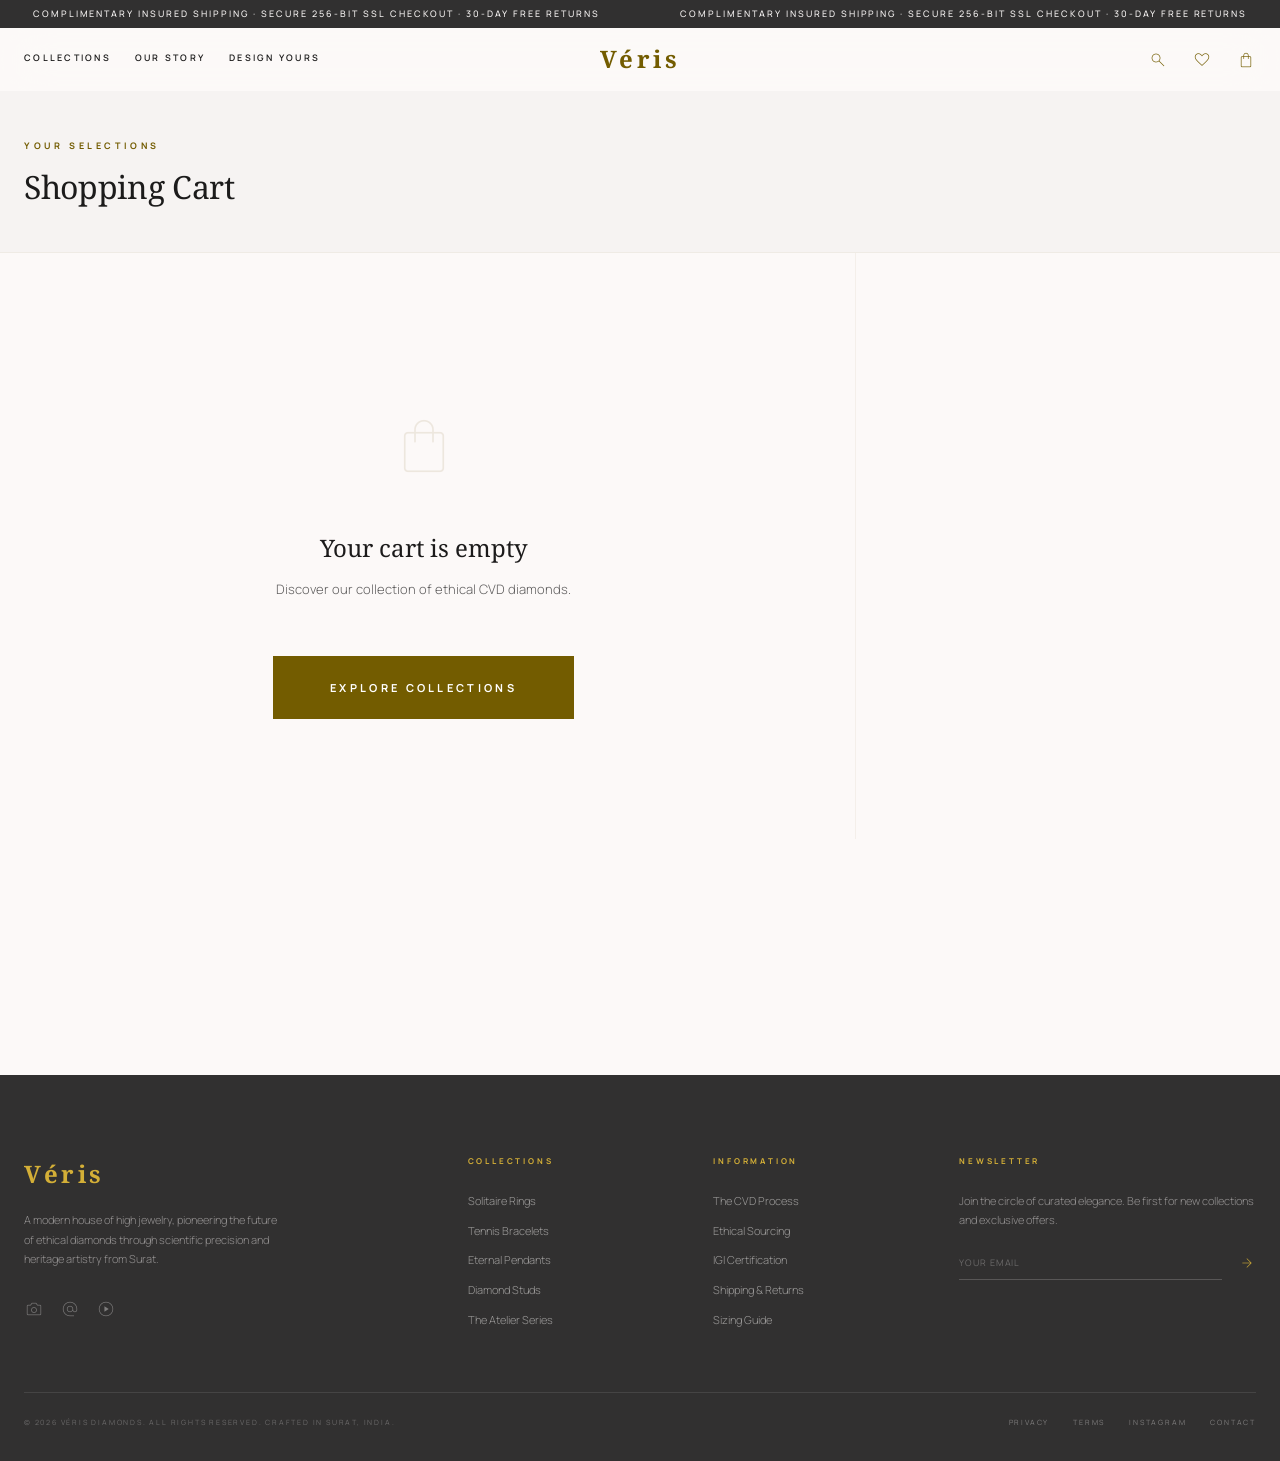
<file: cart.html>
<!DOCTYPE html>
<html lang="en">
<head>
  <meta charset="UTF-8" />
  <meta name="viewport" content="width=device-width, initial-scale=1.0" />
  <title>Cart & Checkout — Véris Diamonds</title>
  <meta name="description" content="Review your Véris order and complete checkout. Secure payment, insured worldwide shipping, 30-day returns." />
  <link rel="preconnect" href="https://fonts.googleapis.com" />
  <link rel="preconnect" href="https://fonts.gstatic.com" crossorigin />
  <link href="https://fonts.googleapis.com/css2?family=Noto+Serif:ital,wght@0,300;0,400;0,600;0,700;1,300;1,400;1,600;1,700&family=Manrope:wght@200;300;400;500;600;700;800&display=swap" rel="stylesheet" />
  <link href="https://fonts.googleapis.com/css2?family=Material+Symbols+Outlined:opsz,wght,FILL,GRAD@20..48,100..700,0..1,-50..200" rel="stylesheet" />
  <link rel="stylesheet" href="css/styles.css" />
  <style>
    .cart-page {
      min-height: calc(100vh - var(--header-height, 78px));
      background: var(--surface);
    }
    .cart-hero {
      background: var(--surface-low);
      padding: var(--space-12) 0 var(--space-10);
      border-bottom: 1px solid rgba(208,197,175,0.2);
    }
    .cart-hero-inner {
      display: flex;
      align-items: baseline;
      justify-content: space-between;
      gap: var(--space-4);
    }
    .cart-item-count {
      font-family: var(--font-sans);
      font-size: 0.5625rem;
      font-weight: 300;
      letter-spacing: 0.15em;
      color: var(--secondary);
    }
    .cart-outer {
      display: grid;
      grid-template-columns: 1fr 400px;
      gap: 0;
      align-items: start;
      min-height: 400px;
    }
    .cart-main {
      padding: var(--space-10) var(--space-8) var(--space-10) 0;
      border-right: 1px solid rgba(208,197,175,0.2);
    }
    .order-summary {
      padding: var(--space-10) var(--space-8);
      background: var(--surface-lowest);
      position: sticky;
      top: var(--header-height, 78px);
    }
    .empty-cart {
      text-align: center;
      padding: var(--space-24) var(--space-6) var(--space-20);
      display: flex;
      flex-direction: column;
      align-items: center;
      gap: var(--space-6);
    }
    .empty-icon {
      font-family: 'Material Symbols Outlined';
      font-size: 72px;
      color: rgba(208,197,175,0.35);
      font-variation-settings: 'FILL' 0, 'wght' 100;
    }
    .summary-row {
      display: flex;
      justify-content: space-between;
      align-items: center;
      padding: var(--space-3) 0;
      font-family: var(--font-sans);
      font-size: 0.6875rem;
      border-bottom: 1px solid rgba(208,197,175,0.15);
    }
    .summary-row:last-of-type { border-bottom: none; }
    .summary-key { color: var(--secondary); font-weight: 300; }
    .summary-val { font-weight: 500; }
    .summary-total {
      display: flex;
      justify-content: space-between;
      align-items: baseline;
      padding: var(--space-4) 0 0;
      border-top: 1px solid rgba(208,197,175,0.3);
      margin-top: var(--space-2);
    }
    .total-label { font-family: var(--font-sans); font-size: 0.5rem; font-weight: 700; letter-spacing: 0.3em; text-transform: uppercase; }
    .total-amount { font-family: var(--font-serif); font-size: 1.75rem; font-weight: 300; color: var(--primary); }
    .promo-wrap { display: flex; gap: 0; margin: var(--space-4) 0; }
    .promo-input {
      flex: 1;
      background: transparent;
      border: 1px solid rgba(208,197,175,0.4);
      border-right: none;
      padding: 10px 14px;
      font-family: var(--font-sans);
      font-size: 0.5625rem;
      color: var(--on-surface);
      outline: none;
      letter-spacing: 0.1em;
    }
    .promo-input:focus { border-color: var(--primary); }
    .promo-btn {
      background: var(--surface-high);
      border: 1px solid rgba(208,197,175,0.4);
      padding: 10px 16px;
      font-family: var(--font-sans);
      font-size: 0.45rem;
      font-weight: 700;
      letter-spacing: 0.2em;
      text-transform: uppercase;
      cursor: pointer;
      transition: background var(--transition-base);
    }
    .promo-btn:hover { background: var(--surface-container); }
    .trust-strip {
      display: flex;
      flex-direction: column;
      gap: var(--space-3);
      margin-top: var(--space-6);
      padding-top: var(--space-5);
      border-top: 1px solid rgba(208,197,175,0.2);
    }
    .trust-row {
      display: flex;
      align-items: center;
      gap: var(--space-3);
      font-family: var(--font-sans);
      font-size: 0.5625rem;
      font-weight: 300;
      color: var(--secondary);
    }
    .trust-row-icon { font-family: 'Material Symbols Outlined'; font-size: 15px; color: var(--primary-container); font-variation-settings: 'FILL' 0,'wght' 200; }
    /* Cart items separator */
    #cart-items-list .cart-item {
      border-bottom: 1px solid rgba(208,197,175,0.2);
      padding-bottom: var(--space-8);
      margin-bottom: var(--space-8);
    }
    #cart-items-list .cart-item:last-child {
      border-bottom: none;
      margin-bottom: 0;
    }
    /* Checkout flow */
    .checkout-view { display: none; }
    .checkout-view.active { display: block; }
    .checkout-step-panel { display: none; }
    .checkout-step-panel.active { display: block; }
    .checkout-progress {
      display: flex;
      align-items: center;
      margin-bottom: var(--space-10);
    }
    .ck-crumb {
      font-family: var(--font-sans);
      font-size: 0.5rem;
      font-weight: 500;
      letter-spacing: 0.2em;
      text-transform: uppercase;
      color: var(--secondary);
    }
    .ck-crumb.active { color: var(--on-surface); font-weight: 700; }
    .ck-crumb.done { color: var(--primary); }
    .ck-sep { margin: 0 var(--space-3); color: rgba(208,197,175,0.5); font-family: 'Material Symbols Outlined'; font-size: 14px; font-variation-settings: 'FILL' 0,'wght' 200; }
    .card-icon { font-family: 'Material Symbols Outlined'; font-size: 28px; color: var(--secondary); font-variation-settings: 'FILL' 0,'wght' 200; }
    .order-confirm {
      display: none;
      flex-direction: column;
      align-items: center;
      text-align: center;
      padding: var(--space-16) var(--space-6);
      gap: var(--space-6);
    }
    .order-confirm.active { display: flex; }
    .confirm-circle {
      width: 96px;
      height: 96px;
      border-radius: 50%;
      border: 1px solid var(--primary-container);
      display: flex;
      align-items: center;
      justify-content: center;
      animation: fadeIn 500ms ease-out;
    }
    .confirm-icon {
      font-family: 'Material Symbols Outlined';
      font-size: 40px;
      color: var(--primary-container);
      font-variation-settings: 'FILL' 0, 'wght' 100;
    }
    .checkout-outer {
      display: grid;
      grid-template-columns: 1fr 380px;
      gap: 0;
      align-items: start;
    }
    .checkout-left {
      padding: var(--space-10) var(--space-6) var(--space-10) 0;
    }
    @media (max-width: 900px) {
      .cart-outer, .checkout-outer { grid-template-columns: 1fr !important; min-height: auto; }
      .cart-main { padding: var(--space-8) 0; border-right: none; border-bottom: 1px solid rgba(208,197,175,0.2); }
      .checkout-left { padding: var(--space-6) 0; }
      .order-summary { position: static; border-left: none; padding: var(--space-8) 0; background: transparent; }
      .cart-hero-inner { flex-direction: column; gap: var(--space-1); }
      .form-grid { grid-template-columns: 1fr; gap: var(--space-4); }
      .form-grid-3 { grid-template-columns: 1fr 1fr; gap: var(--space-4); }
      .form-grid-3 > div:last-child { grid-column: span 2; }
    }
  </style>
</head>
<body>

<div class="announcement-banner">
  <div class="announcement-ticker">
    <span>Complimentary insured shipping · Secure 256-bit SSL checkout · 30-day free returns</span>
    <span>Complimentary insured shipping · Secure 256-bit SSL checkout · 30-day free returns</span>
  </div>
</div>

<header class="site-nav">
  <div class="nav-inner container">
    <nav class="nav-left">
      <a href="collections.html" class="nav-link">Collections</a>
      <a href="our-story.html" class="nav-link">Our Story</a>
      <a href="ring-builder.html" class="nav-link">Design Yours</a>
    </nav>
    <a href="index.html" class="nav-logo">Véris</a>
    <div class="nav-right">
      <button class="nav-icon-btn" data-search-open aria-label="Search">
        <span style="font-family:'Material Symbols Outlined';font-size:20px;font-variation-settings:'FILL' 0,'wght' 200">search</span>
      </button>
      <button class="nav-icon-btn" data-wishlist-open aria-label="Wishlist">
        <span style="font-family:'Material Symbols Outlined';font-size:20px;font-variation-settings:'FILL' 0,'wght' 200">favorite</span>
        <span class="wishlist-badge" id="wishlist-badge">0</span>
      </button>
      <a href="cart.html" class="nav-icon-btn" aria-label="Cart">
        <span style="font-family:'Material Symbols Outlined';font-size:20px;font-variation-settings:'FILL' 0,'wght' 200">shopping_bag</span>
        <span class="cart-badge visible" id="cart-badge">0</span>
      </a>
    </div>
  </div>
</header>

<div class="search-overlay" id="search-overlay">
  <div class="search-input-wrap">
    <span style="font-family:'Material Symbols Outlined';font-size:24px;color:var(--outline);font-variation-settings:'FILL' 0,'wght' 200">search</span>
    <input type="text" id="search-input" placeholder="Search diamonds, rings, bracelets…" autocomplete="off" />
    <button class="search-close" data-search-close>Close</button>
  </div>
  <div class="search-results" id="search-results"></div>
</div>

<section class="cart-hero">
  <div class="container">
    <div class="cart-hero-inner">
      <div>
        <div class="section-eyebrow" style="margin-bottom:var(--space-2)" id="page-label">Your Selections</div>
        <h1 class="display-sm" id="page-title">Shopping Cart</h1>
      </div>
      <div class="cart-item-count" id="cart-item-count"></div>
    </div>
  </div>
</section>

<!-- Cart View -->
<div class="cart-page">
  <div class="container" style="padding-top:0;padding-bottom:var(--space-20)">

    <!-- Cart items view -->
    <div id="cart-view" class="checkout-view active">
      <div class="cart-outer">
        <div class="cart-main">
          <!-- Empty state -->
          <div class="empty-cart" id="empty-cart" style="display:none">
            <span class="empty-icon">shopping_bag</span>
            <div>
              <h2 style="font-family:var(--font-serif);font-size:1.5rem;font-weight:400;margin-bottom:var(--space-3)">Your cart is empty</h2>
              <p style="font-family:var(--font-sans);font-size:0.8125rem;font-weight:300;color:var(--secondary);margin-bottom:var(--space-8)">Discover our collection of ethical CVD diamonds.</p>
            </div>
            <a href="collections.html" class="btn btn-primary btn-lg">Explore Collections</a>
          </div>
          <!-- Cart items list -->
          <div id="cart-items-list"></div>
          <div id="cart-actions" style="display:flex;gap:var(--space-4);margin-top:var(--space-8)">
            <a href="collections.html" class="btn btn-ghost">← Continue Shopping</a>
          </div>
        </div>

        <!-- Order Summary -->
        <div class="order-summary" id="order-summary" style="display:none">
          <div style="font-family:var(--font-sans);font-size:0.45rem;font-weight:700;letter-spacing:0.35em;text-transform:uppercase;color:var(--secondary);margin-bottom:var(--space-8)">Order Summary</div>
          <!-- Mini cart items in summary -->
          <div id="summary-items"></div>
          <div style="margin-top:var(--space-4)">
            <div class="summary-row"><span class="summary-key">Subtotal</span><span class="summary-val" id="s-subtotal">$0</span></div>
            <div class="summary-row" id="s-discount-row" style="display:none"><span class="summary-key" id="s-discount-label">Discount</span><span class="summary-val" id="s-discount" style="color:var(--primary)">-$0</span></div>
            <div class="summary-row"><span class="summary-key">Shipping</span><span class="summary-val" style="color:var(--primary)">Complimentary</span></div>
            <div class="summary-row"><span class="summary-key">Insurance</span><span class="summary-val" style="color:var(--primary)">Included</span></div>
            <div class="summary-row"><span class="summary-key">Estimated Tax (8%)</span><span class="summary-val" id="s-tax">$0</span></div>
          </div>
          <div class="promo-wrap">
            <input class="promo-input" placeholder="TRY: VERIS10" type="text" id="promo-input" />
            <button class="promo-btn" onclick="applyPromo()">Apply</button>
          </div>
          <div id="promo-result" style="font-family:var(--font-sans);font-size:0.525rem;height:16px;margin-bottom:var(--space-2)"></div>
          <div class="summary-total">
            <span class="total-label">Total</span>
            <span class="total-amount" id="s-total">$0</span>
          </div>
          <button class="btn btn-primary btn-full btn-lg" style="margin-top:var(--space-6)" onclick="beginCheckout()">
            Proceed to Checkout
            <span style="font-family:'Material Symbols Outlined';font-size:16px;font-variation-settings:'FILL' 0,'wght' 200">arrow_forward</span>
          </button>
          <div class="trust-strip">
            <div class="trust-row"><span class="trust-row-icon">lock</span>Secure 256-bit SSL encryption</div>
            <div class="trust-row"><span class="trust-row-icon">local_shipping</span>Complimentary insured worldwide shipping</div>
            <div class="trust-row"><span class="trust-row-icon">verified</span>IGI Certificate included with every order</div>
            <div class="trust-row"><span class="trust-row-icon">autorenew</span>30-day hassle-free returns & resizing</div>
          </div>
        </div>
      </div>
    </div>

    <!-- Checkout View -->
    <div id="checkout-view" class="checkout-view">
      <div class="cart-outer checkout-outer">
        <div class="checkout-left">
          <!-- Progress -->
          <div class="checkout-progress">
            <span class="ck-crumb done" id="ck-cart" onclick="backToCart()" style="cursor:pointer">Cart</span>
            <span class="ck-sep">chevron_right</span>
            <span class="ck-crumb active" id="ck-contact">Contact</span>
            <span class="ck-sep">chevron_right</span>
            <span class="ck-crumb" id="ck-shipping">Shipping</span>
            <span class="ck-sep">chevron_right</span>
            <span class="ck-crumb" id="ck-payment">Payment</span>
          </div>

          <!-- Step 1: Contact -->
          <div class="checkout-step-panel active" id="ck-step-1">
            <h2 style="font-family:var(--font-serif);font-size:1.375rem;font-weight:400;margin-bottom:var(--space-8)">Contact Information</h2>
            <div style="display:flex;flex-direction:column;gap:var(--space-8)">
              <div class="form-grid">
                <div class="form-group">
                  <label class="form-label">First Name</label>
                  <input class="form-input" type="text" id="fn" required placeholder="First" />
                </div>
                <div class="form-group">
                  <label class="form-label">Last Name</label>
                  <input class="form-input" type="text" id="ln" required placeholder="Last" />
                </div>
              </div>
              <div class="form-group">
                <label class="form-label">Email Address</label>
                <input class="form-input" type="email" id="email" required placeholder="your@email.com" />
              </div>
              <div class="form-group">
                <label class="form-label">Phone Number</label>
                <input class="form-input" type="tel" id="phone" placeholder="+1 (555) 000-0000" />
              </div>
              <button class="btn btn-primary" style="margin-top:var(--space-2)" onclick="nextStep(2)">
                Continue to Shipping →
              </button>
            </div>
          </div>

          <!-- Step 2: Shipping -->
          <div class="checkout-step-panel" id="ck-step-2">
            <h2 style="font-family:var(--font-serif);font-size:1.375rem;font-weight:400;margin-bottom:var(--space-8)">Shipping Address</h2>
            <div style="display:flex;flex-direction:column;gap:var(--space-8)">
              <div class="form-group">
                <label class="form-label" for="ship-street">Street Address *</label>
                <input class="form-input" type="text" id="ship-street" placeholder="123 Luxury Avenue" required />
              </div>
              <div class="form-group">
                <label class="form-label" for="ship-apt">Apartment, Suite, etc. (optional)</label>
                <input class="form-input" type="text" id="ship-apt" placeholder="Apt 4B" />
              </div>
              <div class="form-grid">
                <div class="form-group">
                  <label class="form-label" for="ship-city">City *</label>
                  <input class="form-input" type="text" id="ship-city" placeholder="New York" required />
                </div>
                <div class="form-group">
                  <label class="form-label" for="ship-state">State / Province *</label>
                  <input class="form-input" type="text" id="ship-state" placeholder="NY" required />
                </div>
              </div>
              <div class="form-grid">
                <div class="form-group">
                  <label class="form-label" for="ship-zip">ZIP / Postal Code *</label>
                  <input class="form-input" type="text" id="ship-zip" placeholder="10001" required />
                </div>
                <div class="form-group">
                  <label class="form-label" for="ship-country">Country *</label>
                  <input class="form-input" type="text" id="ship-country" value="United States" required />
                </div>
              </div>
              <!-- Shipping method -->
              <div>
                <div style="font-family:var(--font-sans);font-size:0.5rem;font-weight:700;letter-spacing:0.3em;text-transform:uppercase;margin-bottom:var(--space-4)">Shipping Method</div>
                <div style="display:flex;flex-direction:column;gap:var(--space-3)">
                  <label style="display:flex;align-items:center;gap:var(--space-4);padding:var(--space-4);border:1px solid var(--primary-container);cursor:pointer;background:rgba(212,175,55,0.04)">
                    <input type="radio" name="shipping" value="0" checked onchange="updateShipping(0)" style="accent-color:var(--primary)" />
                    <div>
                      <div style="font-family:var(--font-sans);font-size:0.5625rem;font-weight:600;letter-spacing:0.1em;text-transform:uppercase">Complimentary Insured Express</div>
                      <div style="font-family:var(--font-sans);font-size:0.5625rem;font-weight:300;color:var(--secondary);margin-top:2px">7–14 business days · Armored courier</div>
                    </div>
                    <span style="margin-left:auto;font-family:var(--font-serif);font-size:0.875rem;font-style:italic;color:var(--primary)">Free</span>
                  </label>
                  <label style="display:flex;align-items:center;gap:var(--space-4);padding:var(--space-4);border:1px solid rgba(208,197,175,0.3);cursor:pointer">
                    <input type="radio" name="shipping" value="95" onchange="updateShipping(95)" style="accent-color:var(--primary)" />
                    <div>
                      <div style="font-family:var(--font-sans);font-size:0.5625rem;font-weight:600;letter-spacing:0.1em;text-transform:uppercase">White Glove Priority</div>
                      <div style="font-family:var(--font-sans);font-size:0.5625rem;font-weight:300;color:var(--secondary);margin-top:2px">3–5 business days · Hand-delivered</div>
                    </div>
                    <span style="margin-left:auto;font-family:var(--font-serif);font-size:0.875rem;font-style:italic;color:var(--primary)">$95</span>
                  </label>
                </div>
              </div>
              <div style="display:flex;gap:var(--space-3)">
                <button class="btn btn-ghost" onclick="nextStep(1)">← Back</button>
                <button class="btn btn-primary" style="flex:1" onclick="nextStep(3)">Continue to Payment →</button>
              </div>
            </div>
          </div>

          <!-- Step 3: Payment -->
          <div class="checkout-step-panel" id="ck-step-3">
            <h2 style="font-family:var(--font-serif);font-size:1.375rem;font-weight:400;margin-bottom:var(--space-8)">Payment Details</h2>
            <div style="display:flex;flex-direction:column;gap:var(--space-8)">
              <!-- Card icons -->
              <div style="display:flex;gap:var(--space-3)">
                <div style="padding:6px 10px;border:1px solid rgba(208,197,175,0.3);font-family:var(--font-sans);font-size:0.45rem;font-weight:700;letter-spacing:0.15em">VISA</div>
                <div style="padding:6px 10px;border:1px solid rgba(208,197,175,0.3);font-family:var(--font-sans);font-size:0.45rem;font-weight:700;letter-spacing:0.15em">MC</div>
                <div style="padding:6px 10px;border:1px solid rgba(208,197,175,0.3);font-family:var(--font-sans);font-size:0.45rem;font-weight:700;letter-spacing:0.15em">AMEX</div>
                <div style="padding:6px 10px;border:1px solid rgba(208,197,175,0.3);font-family:var(--font-sans);font-size:0.45rem;font-weight:700;letter-spacing:0.15em">PayPal</div>
              </div>
              <div class="form-group">
                <label class="form-label" for="pay-card">Card Number *</label>
                <input class="form-input" type="text" id="pay-card" placeholder="4242 4242 4242 4242" maxlength="19" oninput="formatCard(this)" required />
              </div>
              <div class="form-group">
                <label class="form-label" for="pay-name">Name on Card *</label>
                <input class="form-input" type="text" id="pay-name" placeholder="As it appears on card" required />
              </div>
              <div class="form-grid-3">
                <div class="form-group" style="grid-column:span 1">
                  <label class="form-label" for="pay-exp-m">Expiry Month *</label>
                  <input class="form-input" type="text" id="pay-exp-m" placeholder="MM" maxlength="2" required />
                </div>
                <div class="form-group">
                  <label class="form-label" for="pay-exp-y">Expiry Year *</label>
                  <input class="form-input" type="text" id="pay-exp-y" placeholder="YY" maxlength="2" required />
                </div>
                <div class="form-group">
                  <label class="form-label" for="pay-cvv">CVV *</label>
                  <input class="form-input" type="password" id="pay-cvv" placeholder="•••" maxlength="4" required />
                </div>
              </div>
              <div style="background:var(--surface-low);padding:var(--space-4);display:flex;align-items:center;gap:var(--space-3)">
                <span style="font-family:'Material Symbols Outlined';font-size:16px;color:var(--primary-container);font-variation-settings:'FILL' 0,'wght' 200">lock</span>
                <span style="font-family:var(--font-sans);font-size:0.5625rem;font-weight:300;color:var(--secondary)">All transactions are encrypted and secured with 256-bit SSL. Your card details are never stored.</span>
              </div>
              <div style="display:flex;gap:var(--space-3)">
                <button class="btn btn-ghost" onclick="nextStep(2)">← Back</button>
                <button class="btn btn-primary" style="flex:1" onclick="placeOrder()">
                  Place Order · <span id="place-total">$0</span>
                </button>
              </div>
            </div>
          </div>
        </div>

        <!-- Summary sidebar -->
        <div class="order-summary">
          <div style="font-family:var(--font-sans);font-size:0.45rem;font-weight:700;letter-spacing:0.35em;text-transform:uppercase;color:var(--secondary);margin-bottom:var(--space-6)">Order Summary</div>
          <div id="ck-summary-items"></div>
          <div style="margin-top:var(--space-4)">
            <div class="summary-row"><span class="summary-key">Subtotal</span><span class="summary-val" id="ck-subtotal">$0</span></div>
            <div class="summary-row" id="ck-discount-row" style="display:none"><span class="summary-key" id="ck-discount-label">Discount</span><span class="summary-val" id="ck-discount" style="color:var(--primary)">-$0</span></div>
            <div class="summary-row"><span class="summary-key">Shipping</span><span class="summary-val" id="ck-shipping-label" style="color:var(--primary)">Complimentary</span></div>
            <div class="summary-row"><span class="summary-key">Tax (8%)</span><span class="summary-val" id="ck-tax">$0</span></div>
          </div>
          <div class="summary-total">
            <span class="total-label">Total</span>
            <span class="total-amount" id="ck-total">$0</span>
          </div>
        </div>
      </div>
    </div>

    <!-- Order Confirmation -->
    <div id="confirm-view" class="checkout-view">
      <div class="order-confirm active">
        <div class="confirm-circle">
          <span class="confirm-icon">check</span>
        </div>
        <div>
          <div class="section-eyebrow" style="text-align:center;margin-bottom:var(--space-3)">Commission Confirmed</div>
          <h2 style="font-family:var(--font-serif);font-size:2rem;font-weight:400;text-align:center;margin-bottom:var(--space-4)">Thank you for your<br/><em style="font-weight:300">Véris order.</em></h2>
          <p style="font-family:var(--font-sans);font-size:0.8125rem;font-weight:300;color:var(--secondary);text-align:center;max-width:480px;line-height:1.8">Your confirmation and IGI certification documents have been dispatched to your email. Our master artisans in Surat will begin crafting your piece within 24 hours.</p>
        </div>

        <div style="background:var(--surface-low);padding:var(--space-6) var(--space-8);min-width:320px">
          <div style="display:flex;justify-content:space-between;margin-bottom:var(--space-2)">
            <span style="font-family:var(--font-sans);font-size:0.45rem;font-weight:700;letter-spacing:0.3em;text-transform:uppercase;color:var(--secondary)">Order Reference</span>
            <span style="font-family:var(--font-serif);font-style:italic;font-size:0.875rem;color:var(--primary)">VRS-<span id="order-num"></span></span>
          </div>
          <div style="display:flex;justify-content:space-between">
            <span style="font-family:var(--font-sans);font-size:0.45rem;font-weight:700;letter-spacing:0.3em;text-transform:uppercase;color:var(--secondary)">Estimated Delivery</span>
            <span style="font-family:var(--font-sans);font-size:0.5625rem;font-weight:500" id="order-est-arrival">7–14 Business Days</span>
          </div>
        </div>

        <!-- Itemized Printable Order Receipt Card -->
        <div class="order-receipt-card" id="order-receipt-card">
          <div style="display:flex;justify-content:space-between;align-items:center;margin-bottom:var(--space-4)">
            <div>
              <div style="font-family:var(--font-serif);font-size:1.125rem;font-weight:400">Official Atelier Receipt</div>
              <div style="font-family:var(--font-sans);font-size:0.5625rem;color:var(--secondary);letter-spacing:0.1em;text-transform:uppercase;margin-top:2px" id="receipt-date"></div>
            </div>
            <button onclick="window.print()" class="btn btn-ghost btn-sm" style="padding:6px 14px;font-size:0.5625rem">Print / PDF 🖨</button>
          </div>
          <div class="receipt-divider"></div>
          <div id="receipt-items-list"></div>
          <div class="receipt-divider"></div>
          <div class="receipt-row"><span class="summary-key">Subtotal</span><span id="rc-subtotal">$0</span></div>
          <div class="receipt-row" id="rc-discount-row" style="display:none"><span class="summary-key" id="rc-discount-label">Privilege Discount</span><span id="rc-discount" style="color:var(--primary)">-$0</span></div>
          <div class="receipt-row"><span class="summary-key">Shipping & Armed Transit</span><span id="rc-shipping">Included</span></div>
          <div class="receipt-row"><span class="summary-key">Estimated Tax (8%)</span><span id="rc-tax">$0</span></div>
          <div class="receipt-divider"></div>
          <div class="receipt-row" style="font-weight:700;font-size:0.875rem"><span class="total-label">Total Charged</span><span id="rc-total" style="font-family:var(--font-serif);color:var(--primary)">$0</span></div>
        </div>

        <div style="display:flex;gap:var(--space-4);flex-wrap:wrap;justify-content:center;margin-top:var(--space-4)">
          <a href="collections.html" class="btn btn-ghost">Continue Shopping</a>
          <a href="index.html" class="btn btn-primary">Return to Atelier</a>
        </div>
      </div>
    </div>
  </div>
</div>

<!-- ─── Footer ─────────────────────────────────────────────── -->
<footer class="site-footer">
  <div class="container">
    <div class="footer-grid">
      <div>
        <div class="footer-logo">Véris</div>
        <p class="footer-desc">A modern house of high jewelry, pioneering the future of ethical diamonds through scientific precision and heritage artistry from Surat.</p>
        <div class="footer-social-icons">
          <a href="#" class="footer-social-icon" aria-label="Camera">photo_camera</a>
          <a href="#" class="footer-social-icon" aria-label="Email">alternate_email</a>
          <a href="#" class="footer-social-icon" aria-label="Video">play_circle</a>
        </div>
      </div>
      <div>
        <div class="footer-col-title">Collections</div>
        <div class="footer-links">
          <a href="collections.html?cat=rings" class="footer-link">Solitaire Rings</a>
          <a href="collections.html?cat=bracelets" class="footer-link">Tennis Bracelets</a>
          <a href="collections.html?cat=necklaces" class="footer-link">Eternal Pendants</a>
          <a href="collections.html?cat=earrings" class="footer-link">Diamond Studs</a>
          <a href="ring-builder.html" class="footer-link">The Atelier Series</a>
        </div>
      </div>
      <div>
        <div class="footer-col-title">Information</div>
        <div class="footer-links">
          <a href="our-story.html" class="footer-link">The CVD Process</a>
          <a href="our-story.html#ethics" class="footer-link">Ethical Sourcing</a>
          <a href="our-story.html#certification" class="footer-link">IGI Certification</a>
          <a href="#" class="footer-link" data-policy="shipping">Shipping & Returns</a>
          <a href="#" class="footer-link" data-sizeguide-open>Sizing Guide</a>
        </div>
      </div>
      <div>
        <div class="footer-col-title">Newsletter</div>
        <p style="font-family:var(--font-sans);font-size:0.6875rem;font-weight:300;color:rgba(243,240,239,0.5);line-height:1.7;margin-bottom:var(--space-4)">Join the circle of curated elegance. Be first for new collections and exclusive offers.</p>
        <form class="footer-newsletter-form" data-newsletter-form>
          <input type="email" class="footer-newsletter-input" placeholder="YOUR EMAIL" required />
          <button class="footer-newsletter-btn" type="submit" aria-label="Subscribe">arrow_forward</button>
        </form>
      </div>
    </div>
    <div class="footer-bottom">
      <div class="footer-copy">© 2026 Véris Diamonds. All Rights Reserved. Crafted in Surat, India.</div>
      <div class="footer-socials">
        <a href="#" class="footer-social" data-policy="privacy">Privacy</a>
        <a href="#" class="footer-social" data-policy="terms">Terms</a>
        <a href="#" class="footer-social">Instagram</a>
        <a href="#" class="footer-social" data-policy="contact">Contact</a>
      </div>
    </div>
  </div>
</footer>

<!-- Mobile Nav -->
<nav class="mobile-nav">
  <a href="index.html" class="mobile-nav-item"><span class="icon">auto_awesome</span><span>Atelier</span></a>
  <a href="collections.html" class="mobile-nav-item"><span class="icon">diamond</span><span>Shop</span></a>
  <a href="ring-builder.html" class="mobile-nav-item"><span class="icon">settings_applications</span><span>Design</span></a>
  <a href="our-story.html" class="mobile-nav-item"><span class="icon">eco</span><span>Story</span></a>
  <a href="cart.html" class="mobile-nav-item active"><span class="icon">shopping_bag</span><span>Cart</span></a>
</nav>

<script src="js/products.js"></script>
<script src="js/app.js"></script>
<script>
  let discountRate = 0;
  let fixedDiscount = 0;
  let appliedCode = '';
  let shippingCost = 0;
  let lastOrderData = null;

  function updateShipping(cost) {
    shippingCost = cost;
    const label = document.getElementById('ck-shipping-label');
    if (label) {
      label.textContent = cost === 0 ? 'Complimentary' : `$${cost}`;
      label.style.color = cost === 0 ? 'var(--primary)' : 'var(--on-surface)';
    }
    const estArrival = document.getElementById('order-est-arrival');
    if (estArrival) {
      estArrival.textContent = cost === 0 ? '7–14 Business Days (Armored Express)' : '3–5 Business Days (White Glove Priority)';
    }
    updateSummary();
  }

  function renderCart() {
    const items = Cart.get();
    const emptyEl = document.getElementById('empty-cart');
    const listEl = document.getElementById('cart-items-list');
    const summaryEl = document.getElementById('order-summary');
    const actionsEl = document.getElementById('cart-actions');
    const countEl = document.getElementById('cart-item-count');
    const totalQty = items.reduce((sum, i) => sum + i.qty, 0);

    if (countEl) {
      countEl.textContent = totalQty === 0 ? '' : totalQty === 1 ? '1 item' : totalQty + ' items';
    }

    if (items.length === 0) {
      emptyEl.style.display = 'flex';
      listEl.innerHTML = '';
      summaryEl.style.display = 'none';
      actionsEl.style.display = 'none';
      return;
    }
    emptyEl.style.display = 'none';
    summaryEl.style.display = 'block';
    actionsEl.style.display = 'flex';

    listEl.innerHTML = items.map(item => `
      <div class="cart-item" id="item-${item.id}">
        <div class="cart-item-image">
          <img src="${item.img}" alt="${item.name}" style="width:100%;height:100%;object-fit:cover" />
        </div>
        <div>
          <div style="font-family:var(--font-sans);font-size:0.5rem;font-weight:700;letter-spacing:0.25em;text-transform:uppercase;color:var(--secondary);margin-bottom:4px">Véris Atelier</div>
          <div style="font-family:var(--font-sans);font-size:0.625rem;font-weight:600;letter-spacing:0.15em;text-transform:uppercase;margin-bottom:4px">${item.name}</div>
          <div style="font-family:var(--font-serif);font-size:0.875rem;font-style:italic;color:var(--secondary);font-weight:300;margin-bottom:var(--space-2)">${item.variant}</div>
          <div class="cart-qty">
            <button class="cart-qty-btn" data-action="dec" data-id="${item.id}" data-variant="${item.variant}" aria-label="Decrease quantity">−</button>
            <span class="cart-qty-val">${item.qty}</span>
            <button class="cart-qty-btn" data-action="inc" data-id="${item.id}" data-variant="${item.variant}" aria-label="Increase quantity">+</button>
          </div>
          <button class="cart-remove" data-action="remove" data-id="${item.id}" data-variant="${item.variant}">Remove</button>
        </div>
        <div style="text-align:right">
          <div style="font-family:var(--font-serif);font-size:1.125rem;font-weight:300;color:var(--primary)">$${(item.price * item.qty).toLocaleString()}</div>
          <div style="font-family:var(--font-sans);font-size:0.45rem;font-weight:500;letter-spacing:0.15em;text-transform:uppercase;color:var(--secondary);margin-top:4px">$${item.price.toLocaleString()} each</div>
        </div>
      </div>
    `).join('');

    updateSummary();
  }

  function updateSummary() {
    const items = Cart.get();
    const subtotal = Cart.total();
    
    // Calculate discount
    let discount = 0;
    if (discountRate > 0) discount += Math.round(subtotal * discountRate);
    if (fixedDiscount > 0) discount += fixedDiscount;
    discount = Math.min(discount, subtotal);

    const taxable = Math.max(0, subtotal - discount);
    const tax = Math.round(taxable * 0.08);
    const total = taxable + tax + shippingCost;

    // Subtotal
    ['s-subtotal','ck-subtotal'].forEach(id => {
      const el = document.getElementById(id);
      if (el) el.textContent = `$${subtotal.toLocaleString()}`;
    });

    // Discount rows
    ['s-discount-row', 'ck-discount-row'].forEach(rowId => {
      const row = document.getElementById(rowId);
      if (row) {
        row.style.display = discount > 0 ? 'flex' : 'none';
      }
    });
    ['s-discount', 'ck-discount'].forEach(valId => {
      const el = document.getElementById(valId);
      if (el) el.textContent = `-$${discount.toLocaleString()}`;
    });
    ['s-discount-label', 'ck-discount-label'].forEach(lblId => {
      const el = document.getElementById(lblId);
      if (el && appliedCode) el.textContent = `Privilege (${appliedCode})`;
    });

    // Tax & Totals
    ['s-tax','ck-tax'].forEach(id => {
      const el = document.getElementById(id);
      if (el) el.textContent = `$${tax.toLocaleString()}`;
    });
    ['s-total','ck-total'].forEach(id => {
      const el = document.getElementById(id);
      if (el) el.textContent = `$${total.toLocaleString()}`;
    });
    const ptEl = document.getElementById('place-total');
    if (ptEl) ptEl.textContent = `$${total.toLocaleString()}`;

    // Mini summary for checkout sidebar
    const summaryItemsHtml = items.map(i => `
      <div style="display:flex;gap:var(--space-3);margin-bottom:var(--space-4);align-items:center">
        <div style="width:48px;height:48px;flex-shrink:0;overflow:hidden;position:relative">
          <img src="${i.img}" style="width:100%;height:100%;object-fit:cover" />
          <div style="position:absolute;top:-4px;right:-4px;width:18px;height:18px;background:var(--inverse-surface);border-radius:50%;display:flex;align-items:center;justify-content:center;font-family:var(--font-sans);font-size:0.45rem;font-weight:700;color:var(--inverse-on-surface)">${i.qty}</div>
        </div>
        <div style="flex:1;min-width:0">
          <div style="font-family:var(--font-sans);font-size:0.5rem;font-weight:600;letter-spacing:0.1em;text-transform:uppercase;overflow:hidden;text-overflow:ellipsis;white-space:nowrap">${i.name}</div>
          <div style="font-family:var(--font-sans);font-size:0.5rem;font-weight:300;color:var(--secondary);overflow:hidden;text-overflow:ellipsis;white-space:nowrap">${i.variant}</div>
        </div>
        <div style="font-family:var(--font-serif);font-size:0.875rem;font-style:italic;color:var(--primary);white-space:nowrap">$${(i.price*i.qty).toLocaleString()}</div>
      </div>
    `).join('');

    ['summary-items','ck-summary-items'].forEach(id => {
      const el = document.getElementById(id);
      if (el) el.innerHTML = summaryItemsHtml;
    });
  }

  // Delegated event handler for cart item buttons
  document.getElementById('cart-items-list').addEventListener('click', function(e) {
    const btn = e.target.closest('[data-action]');
    if (!btn) return;
    const id = btn.dataset.id;
    const variant = btn.dataset.variant;
    const action = btn.dataset.action;
    if (action === 'remove') {
      Cart.remove(id, variant);
      renderCart();
      updateCartBadges();
      Toast.show('Item removed from cart', 'remove_shopping_cart');
    } else if (action === 'inc' || action === 'dec') {
      const items = Cart.get();
      const item = items.find(i => i.id == id && i.variant === variant);
      if (item) {
        const newQty = item.qty + (action === 'inc' ? 1 : -1);
        if (newQty <= 0) { Cart.remove(id, variant); }
        else { Cart.updateQty(id, variant, newQty); }
        renderCart();
        updateCartBadges();
      }
    }
  });

  function applyPromo() {
    const code = document.getElementById('promo-input').value.trim().toUpperCase();
    const resultEl = document.getElementById('promo-result');
    if (code === 'VERIS10') {
      discountRate = 0.10;
      fixedDiscount = 0;
      appliedCode = 'VERIS10';
      resultEl.innerHTML = '<span style="color:var(--primary);font-family:var(--font-sans);font-size:0.5rem;font-weight:600;letter-spacing:0.15em">✓ 10% privilege discount applied</span>';
      Toast.show('Promo code VERIS10 applied — 10% deducted!', 'local_offer');
      updateSummary();
    } else if (code === 'ATELIER50') {
      discountRate = 0;
      fixedDiscount = 50;
      appliedCode = 'ATELIER50';
      resultEl.innerHTML = '<span style="color:var(--primary);font-family:var(--font-sans);font-size:0.5rem;font-weight:600;letter-spacing:0.15em">✓ $50 atelier credit applied</span>';
      Toast.show('Promo code ATELIER50 applied — $50 deducted!', 'local_offer');
      updateSummary();
    } else if (code === '') {
      discountRate = 0;
      fixedDiscount = 0;
      appliedCode = '';
      resultEl.innerHTML = '';
      updateSummary();
    } else {
      resultEl.innerHTML = '<span style="color:var(--error);font-family:var(--font-sans);font-size:0.5rem;font-weight:600;letter-spacing:0.15em">Invalid code. Try "VERIS10"</span>';
    }
  }

  function beginCheckout() {
    if (Cart.get().length === 0) return;
    document.getElementById('cart-view').classList.remove('active');
    document.getElementById('checkout-view').classList.add('active');
    document.getElementById('page-label').textContent = 'Secure Checkout';
    document.getElementById('page-title').textContent = 'Checkout';
    updateSummary();
    window.scrollTo({ top: 0, behavior: 'smooth' });
  }

  function backToCart() {
    document.getElementById('checkout-view').classList.remove('active');
    document.getElementById('cart-view').classList.add('active');
    document.getElementById('page-label').textContent = 'Your Selections';
    document.getElementById('page-title').textContent = 'Shopping Cart';
  }

  let currentStep = 1;
  function nextStep(step) {
    // Validation Step 1: Contact
    if (currentStep === 1 && step === 2) {
      const fn = document.getElementById('fn');
      const ln = document.getElementById('ln');
      const email = document.getElementById('email');
      const emailRegex = /^[^\s@]+@[^\s@]+\.[^\s@]+$/;

      if (!fn.value.trim()) {
        fn.focus();
        Toast.show('Please provide your first name', 'warning');
        return;
      }
      if (!ln.value.trim()) {
        ln.focus();
        Toast.show('Please provide your last name', 'warning');
        return;
      }
      if (!email.value.trim() || !emailRegex.test(email.value.trim())) {
        email.focus();
        Toast.show('Please enter a valid email address for IGI certificates', 'warning');
        return;
      }
    }

    // Validation Step 2: Shipping
    if (currentStep === 2 && step === 3) {
      const street = document.getElementById('ship-street');
      const city = document.getElementById('ship-city');
      const state = document.getElementById('ship-state');
      const zip = document.getElementById('ship-zip');

      if (!street.value.trim()) {
        street.focus();
        Toast.show('Please provide delivery street address', 'warning');
        return;
      }
      if (!city.value.trim()) {
        city.focus();
        Toast.show('Please provide destination city', 'warning');
        return;
      }
      if (!state.value.trim()) {
        state.focus();
        Toast.show('Please provide state / province', 'warning');
        return;
      }
      if (!zip.value.trim()) {
        zip.focus();
        Toast.show('Please provide postal / ZIP code', 'warning');
        return;
      }
    }

    document.querySelectorAll('.checkout-step-panel').forEach(p => p.classList.remove('active'));
    document.getElementById('ck-step-' + step).classList.add('active');
    const crumbs = ['cart','contact','shipping','payment'];
    ['ck-cart','ck-contact','ck-shipping','ck-payment'].forEach((id, i) => {
      const el = document.getElementById(id);
      if (!el) return;
      el.classList.remove('active','done');
      if (i < step) el.classList.add('done');
      else if (i === step - 1) el.classList.add('active');
    });
    currentStep = step;
    window.scrollTo({ top: 0, behavior: 'smooth' });
  }

  function formatCard(input) {
    let val = input.value.replace(/\D/g, '').slice(0, 16);
    input.value = val.replace(/(\d{4})(?=\d)/g, '$1 ');
  }

  function placeOrder() {
    const cardInput = document.getElementById('pay-card');
    const cardName = document.getElementById('pay-name');
    const expM = document.getElementById('pay-exp-m');
    const expY = document.getElementById('pay-exp-y');
    const cvv = document.getElementById('pay-cvv');

    const cleanCard = cardInput.value.replace(/\s/g, '');
    if (cleanCard.length < 16) {
      cardInput.focus();
      Toast.show('Please enter a valid 16-digit card number', 'warning');
      return;
    }
    if (!cardName.value.trim()) {
      cardName.focus();
      Toast.show('Please enter the name on the card', 'warning');
      return;
    }
    const month = parseInt(expM.value, 10);
    if (isNaN(month) || month < 1 || month > 12) {
      expM.focus();
      Toast.show('Please enter a valid expiry month (01–12)', 'warning');
      return;
    }
    const year = parseInt(expY.value, 10);
    if (isNaN(year) || year < 24) {
      expY.focus();
      Toast.show('Please enter a valid card expiry year', 'warning');
      return;
    }
    if (!cvv.value.trim() || cvv.value.trim().length < 3) {
      cvv.focus();
      Toast.show('Please enter a valid 3 or 4-digit CVV security code', 'warning');
      return;
    }

    // Capture receipt details before clearing Cart
    const items = [...Cart.get()];
    const subtotal = Cart.total();
    let discount = 0;
    if (discountRate > 0) discount += Math.round(subtotal * discountRate);
    if (fixedDiscount > 0) discount += fixedDiscount;
    discount = Math.min(discount, subtotal);
    const taxable = Math.max(0, subtotal - discount);
    const tax = Math.round(taxable * 0.08);
    const total = taxable + tax + shippingCost;
    const orderNum = Math.floor(100000 + Math.random() * 900000);

    // Populate Itemized Receipt
    const now = new Date();
    document.getElementById('receipt-date').textContent = now.toLocaleDateString('en-US', {
      year: 'numeric', month: 'long', day: 'numeric', hour: '2-digit', minute: '2-digit'
    });
    document.getElementById('order-num').textContent = orderNum;

    const receiptListEl = document.getElementById('receipt-items-list');
    receiptListEl.innerHTML = items.map(item => `
      <div class="receipt-row" style="margin-bottom:var(--space-2)">
        <div>
          <div style="font-weight:600">${item.name} × ${item.qty}</div>
          <div style="font-size:0.5625rem;color:var(--secondary)">${item.variant}</div>
        </div>
        <div style="font-family:var(--font-serif);font-size:0.875rem">$${(item.price * item.qty).toLocaleString()}</div>
      </div>
    `).join('');

    document.getElementById('rc-subtotal').textContent = `$${subtotal.toLocaleString()}`;
    if (discount > 0) {
      document.getElementById('rc-discount-row').style.display = 'flex';
      document.getElementById('rc-discount').textContent = `-$${discount.toLocaleString()}`;
    }
    document.getElementById('rc-shipping').textContent = shippingCost === 0 ? 'Complimentary Armored Express' : '$95 White Glove Priority';
    document.getElementById('rc-tax').textContent = `$${tax.toLocaleString()}`;
    document.getElementById('rc-total').textContent = `$${total.toLocaleString()}`;

    // Switch to confirmation view
    document.getElementById('checkout-view').classList.remove('active');
    document.getElementById('confirm-view').classList.add('active');
    document.getElementById('page-label').textContent = 'Commission Confirmed';
    document.getElementById('page-title').textContent = 'Thank You';

    // Clear cart and update badges
    Cart.clear();
    updateCartBadges();
    window.scrollTo({ top: 0, behavior: 'smooth' });
  }

  window.addEventListener('cart:update', () => { renderCart(); updateSummary(); });
  document.addEventListener('DOMContentLoaded', () => { renderCart(); updateSummary(); });
</script>
</body>
</html>
</file>
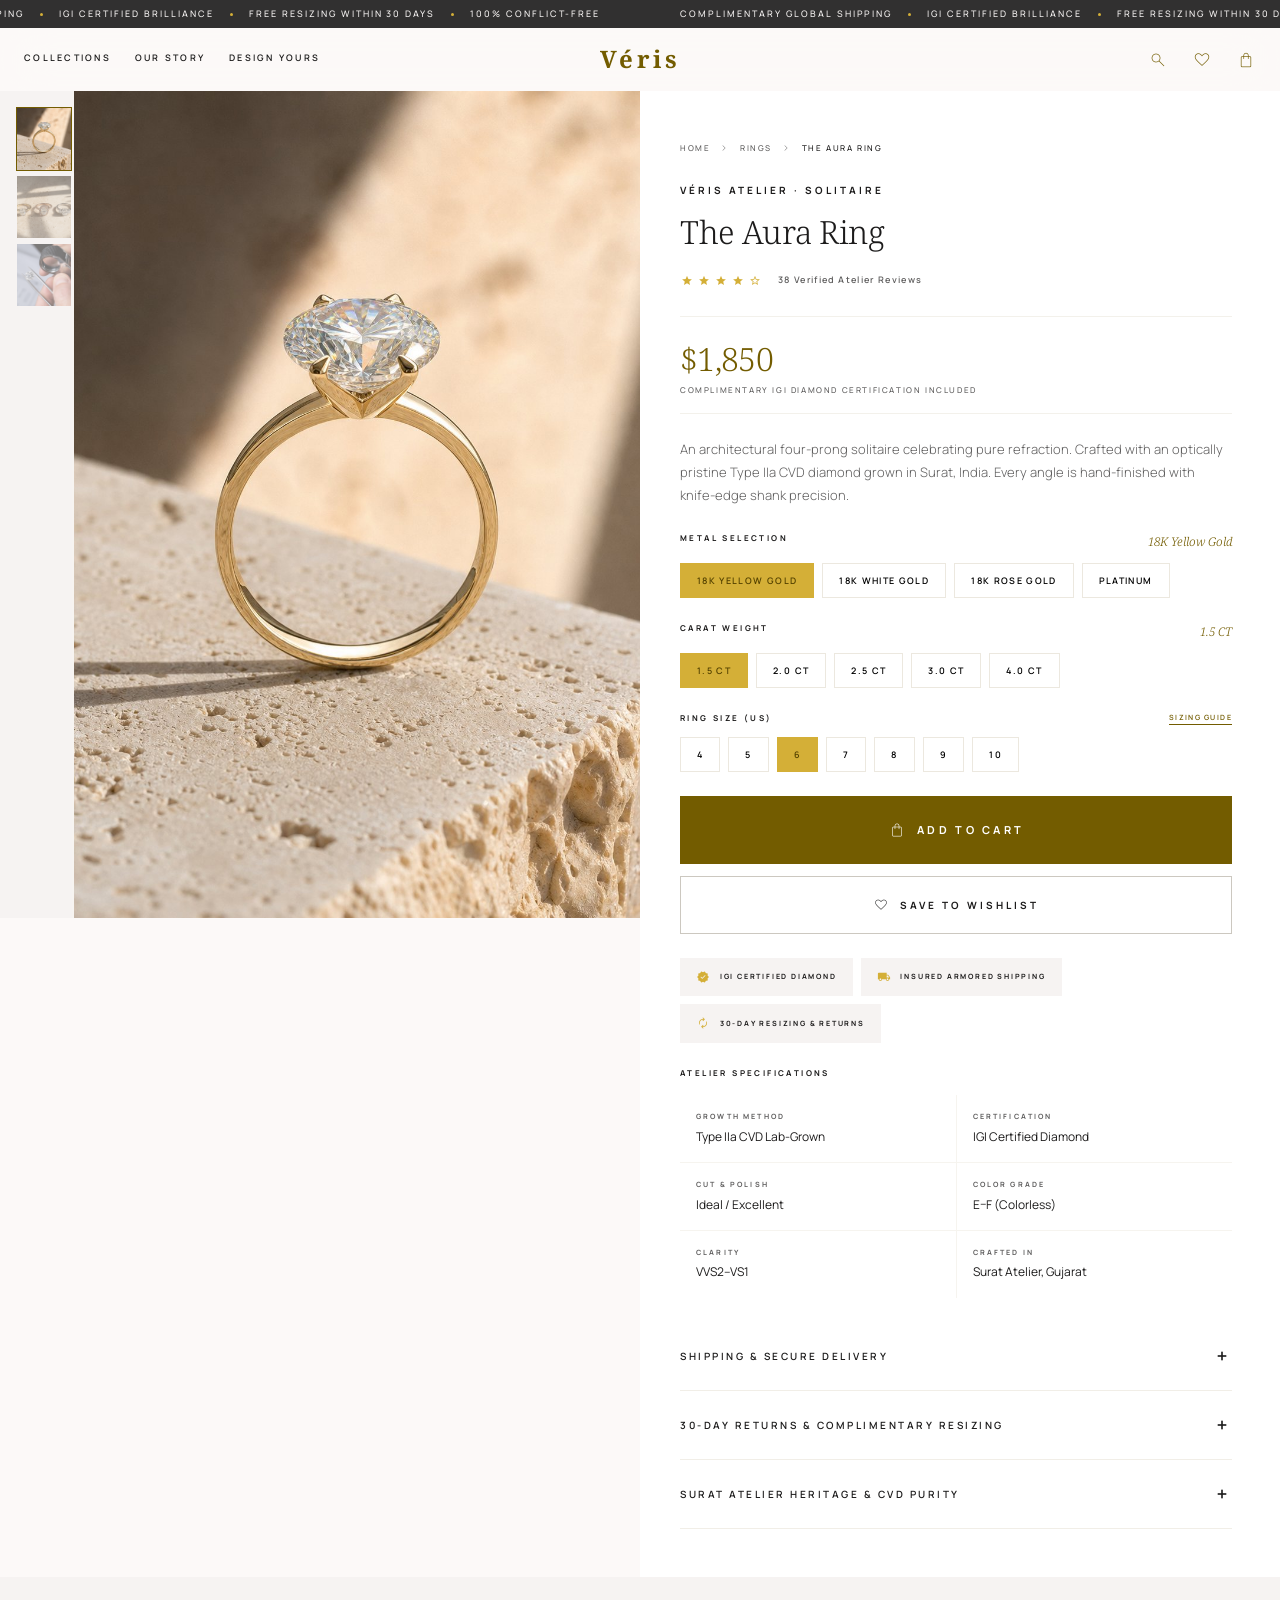
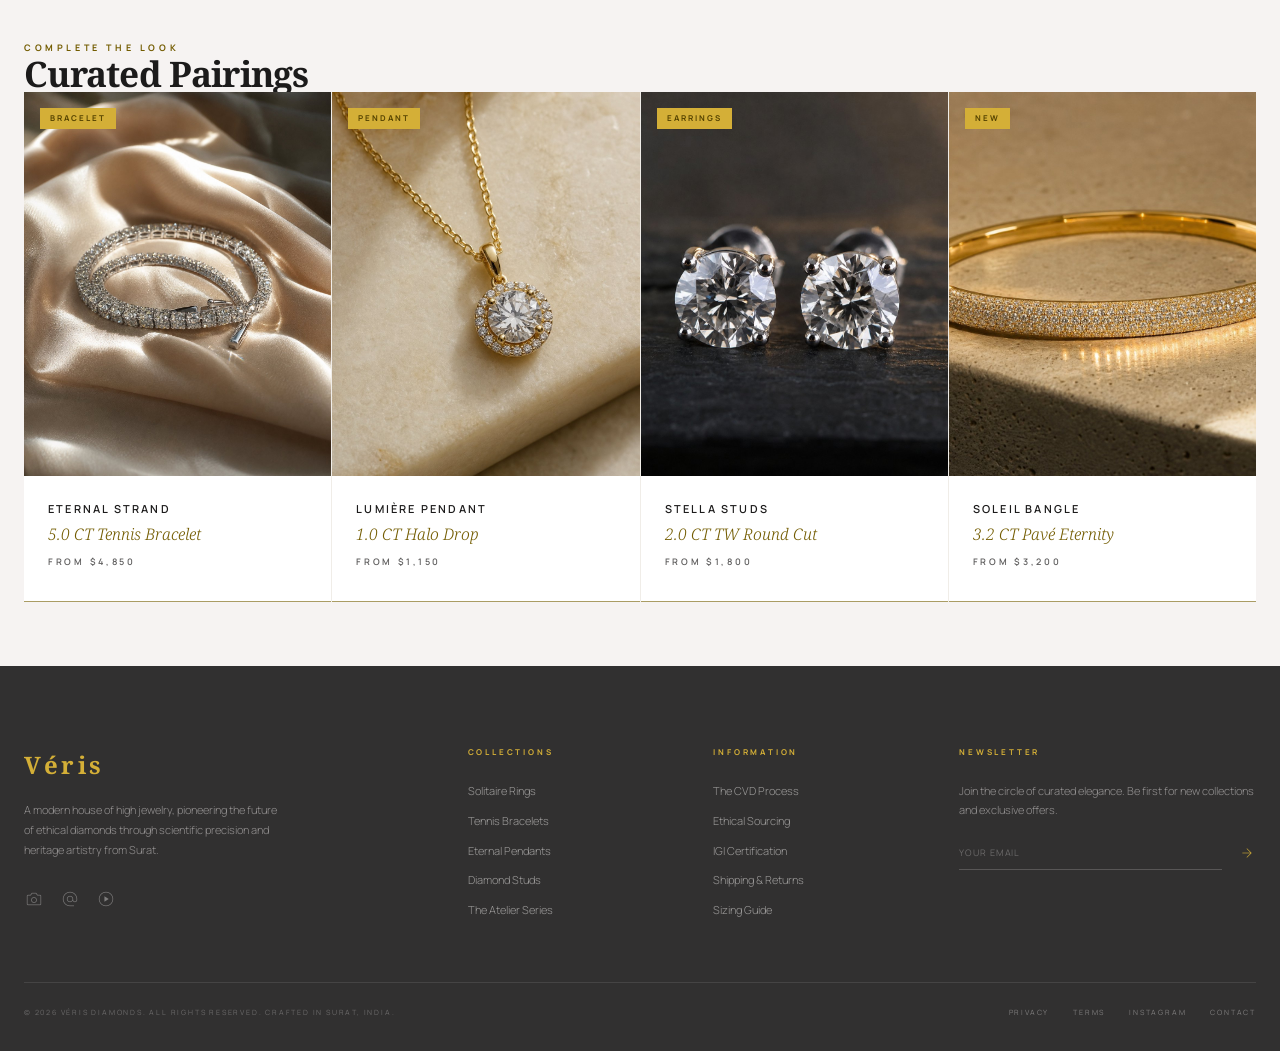
<file: product.html>
<!DOCTYPE html>
<html lang="en">
<head>
  <meta charset="UTF-8" />
  <meta name="viewport" content="width=device-width, initial-scale=1.0" />
  <title>The Aura Ring — Véris Diamonds</title>
  <meta name="description" content="Shop the Aura Ring: 2.5 CT CVD solitaire in 18K gold. IGI certified. Handcrafted in Surat. Choose your metal, carat, and size." />
  <link rel="preconnect" href="https://fonts.googleapis.com" />
  <link rel="preconnect" href="https://fonts.gstatic.com" crossorigin />
  <link href="https://fonts.googleapis.com/css2?family=Noto+Serif:ital,wght@0,300;0,400;0,600;0,700;1,300;1,400;1,600;1,700&family=Manrope:wght@200;300;400;500;600;700;800&display=swap" rel="stylesheet" />
  <link href="https://fonts.googleapis.com/css2?family=Material+Symbols+Outlined:opsz,wght,FILL,GRAD@20..48,100..700,0..1,-50..200" rel="stylesheet" />
  <link rel="stylesheet" href="css/styles.css" />
  <style>
    .pdp-layout {
      display: grid;
      grid-template-columns: 1fr 1fr;
      min-height: 90vh;
      align-items: start;
    }
    .pdp-gallery {
      position: sticky;
      top: 73px;
      display: grid;
      grid-template-columns: 72px 1fr;
      gap: 2px;
      height: calc(100vh - 73px);
    }
    .pdp-thumbnails {
      display: flex;
      flex-direction: column;
      gap: 4px;
      padding: var(--space-4) var(--space-3) var(--space-4) var(--space-4);
      background: var(--surface-low);
      overflow-y: auto;
    }
    .pdp-thumb {
      width: 56px;
      height: 64px;
      overflow: hidden;
      cursor: pointer;
      border: 1.5px solid transparent;
      transition: all var(--transition-base);
      flex-shrink: 0;
    }
    .pdp-thumb:hover { border-color: rgba(208,197,175,0.5); }
    .pdp-thumb.active { border-color: var(--primary); }
    .pdp-main-image {
      position: relative;
      overflow: hidden;
      background: var(--surface-low);
      cursor: crosshair;
    }
    .pdp-main-image img { width: 100%; height: 100%; object-fit: cover; transition: opacity var(--transition-base); }
    /* Loupe */
    .loupe-ring {
      position: absolute;
      width: 160px;
      height: 160px;
      border-radius: 50%;
      border: 1.5px solid rgba(212,175,55,0.6);
      box-shadow: 0 0 0 1000px transparent, 0 8px 32px rgba(0,0,0,0.12);
      pointer-events: none;
      opacity: 0;
      transition: opacity 150ms ease-out;
      overflow: hidden;
      transform: translate(-50%, -50%);
      background: #fff;
    }
    .loupe-ring.visible { opacity: 1; }
    .loupe-ring img {
      position: absolute;
      width: 300%;
      height: 300%;
      max-width: none;
      object-fit: cover;
      pointer-events: none;
    }
    .pdp-info {
      padding: var(--space-12) var(--space-12) var(--space-12) var(--space-10);
      display: flex;
      flex-direction: column;
      gap: var(--space-6);
      background: var(--surface-lowest);
    }
    .breadcrumb {
      display: flex;
      align-items: center;
      gap: var(--space-2);
      font-family: var(--font-sans);
      font-size: 0.5rem;
      font-weight: 500;
      letter-spacing: 0.2em;
      text-transform: uppercase;
      color: var(--secondary);
    }
    .breadcrumb a { color: var(--secondary); transition: color var(--transition-base); }
    .breadcrumb a:hover { color: var(--primary); }
    .pdp-name { font-family: var(--font-sans); font-size: 0.625rem; font-weight: 700; letter-spacing: 0.3em; text-transform: uppercase; }
    .pdp-title { font-family: var(--font-serif); font-size: clamp(1.6rem, 2.5vw, 2.2rem); font-weight: 300; letter-spacing: -0.01em; color: var(--on-surface); }
    .pdp-price { font-family: var(--font-serif); font-size: 2rem; font-weight: 300; color: var(--primary); letter-spacing: -0.02em; }
    .pdp-price-note { font-family: var(--font-sans); font-size: 0.5rem; font-weight: 500; letter-spacing: 0.2em; text-transform: uppercase; color: var(--secondary); }
    .option-label { font-family: var(--font-sans); font-size: 0.5rem; font-weight: 700; letter-spacing: 0.3em; text-transform: uppercase; color: var(--on-surface); margin-bottom: var(--space-3); display: flex; justify-content: space-between; }
    .chips-row { display: flex; flex-wrap: wrap; gap: var(--space-2); }
    .metal-chip, .size-chip {
      padding: 10px 16px;
      font-family: var(--font-sans);
      font-size: 0.5625rem;
      font-weight: 600;
      letter-spacing: 0.15em;
      text-transform: uppercase;
      border: 1px solid rgba(208,197,175,0.4);
      cursor: pointer;
      background: transparent;
      transition: all var(--transition-base);
    }
    .metal-chip:hover, .size-chip:hover { background: var(--surface-low); }
    .metal-chip.active, .size-chip.active { background: var(--primary-container); border-color: var(--primary-container); color: var(--on-primary-container); }
    .certification-badge {
      display: inline-flex;
      align-items: center;
      gap: var(--space-2);
      padding: var(--space-2) var(--space-4);
      background: var(--surface-low);
      font-family: var(--font-sans);
      font-size: 0.45rem;
      font-weight: 700;
      letter-spacing: 0.25em;
      text-transform: uppercase;
      color: var(--on-surface);
    }
    .cert-icon { font-family: 'Material Symbols Outlined'; font-size: 14px; color: var(--primary-container); font-variation-settings: 'FILL' 1,'wght' 300; }
    .spec-grid {
      display: grid;
      grid-template-columns: 1fr 1fr;
      gap: 1px;
      background: rgba(208,197,175,0.2);
    }
    .spec-cell { background: var(--surface-lowest); padding: var(--space-4) var(--space-4); }
    .spec-key { font-family: var(--font-sans); font-size: 0.45rem; font-weight: 700; letter-spacing: 0.3em; text-transform: uppercase; color: var(--secondary); margin-bottom: 4px; }
    .spec-val { font-family: var(--font-sans); font-size: 0.75rem; font-weight: 400; }
    .add-to-cart-section { display: flex; flex-direction: column; gap: var(--space-3); }
    .complement-section { background: var(--surface-low); padding: var(--space-16) 0; }
    @media (max-width: 900px) {
      .pdp-layout { grid-template-columns: 1fr; }
      .pdp-gallery { position: static; height: auto; grid-template-columns: 60px 1fr; }
      .pdp-main-image { height: 60vw; }
      .pdp-info { padding: var(--space-8) var(--space-6); }
    }
    @media (max-width: 680px) {
      .pdp-gallery {
        grid-template-columns: 1fr;
        display: flex;
        flex-direction: column;
        gap: 0;
      }
      .pdp-main-image {
        width: 100%;
        height: 85vw;
        max-height: 420px;
        order: 1;
      }
      .pdp-thumbnails {
        order: 2;
        flex-direction: row;
        overflow-x: auto;
        padding: var(--space-3) var(--space-4);
        gap: var(--space-2);
        -webkit-overflow-scrolling: touch;
      }
      .pdp-thumb {
        width: 60px;
        height: 60px;
        flex-shrink: 0;
      }
      .pdp-info {
        padding: var(--space-6) var(--space-4) calc(var(--space-12) + 20px);
      }
      .chips-row {
        gap: var(--space-2);
      }
      .metal-chip, .size-chip {
        min-height: 44px;
        display: inline-flex;
        align-items: center;
        justify-content: center;
      }
    }
  </style>
</head>
<body>

<div class="announcement-banner">
  <div class="announcement-ticker">
    <span>Complimentary global shipping <span class="dot-sep"></span> IGI Certified Brilliance <span class="dot-sep"></span> Free resizing within 30 days <span class="dot-sep"></span> 100% conflict-free</span>
    <span>Complimentary global shipping <span class="dot-sep"></span> IGI Certified Brilliance <span class="dot-sep"></span> Free resizing within 30 days <span class="dot-sep"></span> 100% conflict-free</span>
  </div>
</div>

<header class="site-nav">
  <div class="nav-inner container">
    <nav class="nav-left">
      <a href="collections.html" class="nav-link">Collections</a>
      <a href="our-story.html" class="nav-link">Our Story</a>
      <a href="ring-builder.html" class="nav-link">Design Yours</a>
    </nav>
    <a href="index.html" class="nav-logo">Véris</a>
    <div class="nav-right">
      <button class="nav-icon-btn" data-search-open aria-label="Search">
        <span style="font-family:'Material Symbols Outlined';font-size:20px;font-variation-settings:'FILL' 0,'wght' 200">search</span>
      </button>
      <button class="nav-icon-btn" data-wishlist-open aria-label="Wishlist">
        <span style="font-family:'Material Symbols Outlined';font-size:20px;font-variation-settings:'FILL' 0,'wght' 200">favorite</span>
        <span class="wishlist-badge" id="wishlist-badge">0</span>
      </button>
      <a href="cart.html" class="nav-icon-btn" aria-label="Cart">
        <span style="font-family:'Material Symbols Outlined';font-size:20px;font-variation-settings:'FILL' 0,'wght' 200">shopping_bag</span>
        <span class="cart-badge" id="cart-badge">0</span>
      </a>
    </div>
  </div>
</header>

<div class="search-overlay" id="search-overlay">
  <div class="search-input-wrap">
    <span style="font-family:'Material Symbols Outlined';font-size:24px;color:var(--outline);font-variation-settings:'FILL' 0,'wght' 200">search</span>
    <input type="text" id="search-input" placeholder="Search diamonds, rings, bracelets…" autocomplete="off" />
    <button class="search-close" data-search-close>Close</button>
  </div>
  <div class="search-results" id="search-results"></div>
</div>

<!-- PDP Layout -->
<div class="pdp-layout">
  <!-- Gallery -->
  <div class="pdp-gallery">
    <div class="pdp-thumbnails" id="pdp-thumbs">
      <!-- Injected by JS -->
    </div>
    <!-- Main Image with Loupe -->
    <div class="pdp-main-image" id="pdp-main" onmousemove="moveLoup(event)" onmouseleave="hideLoup()" ontouchmove="moveLoup(event)" ontouchend="hideLoup()" ontouchcancel="hideLoup()">
      <img id="main-img" src="" alt="" />
      <div class="loupe-ring" id="loupe">
        <img id="loupe-img" src="" alt="" />
      </div>
    </div>
  </div>

  <!-- Info Panel -->
  <div class="pdp-info">
    <div>
      <div class="breadcrumb" id="pdp-breadcrumb">
        <!-- Injected by JS -->
      </div>
    </div>

    <div>
      <div class="pdp-name" id="pdp-tag-eyebrow" style="margin-bottom:var(--space-2)">Véris Atelier</div>
      <h1 class="pdp-title" id="pdp-title" style="margin-bottom:var(--space-3)">Product Name</h1>
      <div style="display:flex;align-items:center;gap:var(--space-4)">
        <div class="stars" id="pdp-stars" style="display:flex;gap:3px">
          <!-- Injected by JS -->
        </div>
        <span style="font-family:var(--font-sans);font-size:0.5625rem;font-weight:600;letter-spacing:0.15em;color:var(--secondary)" id="pdp-review-count"></span>
      </div>
    </div>

    <div style="border-top:1px solid rgba(208,197,175,0.25);border-bottom:1px solid rgba(208,197,175,0.25);padding:var(--space-4) 0">
      <div class="pdp-price" id="displayed-price">$0</div>
      <div class="pdp-price-note">Complimentary IGI Diamond Certification Included</div>
    </div>

    <!-- Description -->
    <p id="pdp-desc" style="font-family:var(--font-sans);font-size:0.8125rem;font-weight:300;color:var(--secondary);line-height:1.8"></p>

    <!-- Metal Selector -->
    <div id="metal-section">
      <div class="option-label">
        Metal Selection
        <span style="font-family:var(--font-serif);font-style:italic;font-weight:300;letter-spacing:0;text-transform:none;font-size:0.75rem;color:var(--primary)" id="metal-label">18K Yellow Gold</span>
      </div>
      <div class="chips-row" id="metal-chips">
        <!-- Injected by JS -->
      </div>
    </div>

    <!-- Carat Selector -->
    <div id="carat-section">
      <div class="option-label">
        Carat Weight
        <span style="font-family:var(--font-serif);font-style:italic;font-weight:300;letter-spacing:0;text-transform:none;font-size:0.75rem;color:var(--primary)" id="carat-label"></span>
      </div>
      <div class="chips-row" id="carat-chips">
        <!-- Injected by JS -->
      </div>
    </div>

    <!-- Size / Length Selector -->
    <div id="size-section">
      <div class="option-label">
        <span id="size-type-label">Ring Size (US)</span>
        <button data-sizeguide-open style="font-family:var(--font-sans);font-size:0.45rem;font-weight:600;letter-spacing:0.2em;text-transform:uppercase;color:var(--primary);font-style:normal;border-bottom:1px solid var(--primary);padding-bottom:1px;background:none;border-top:none;border-left:none;border-right:none;cursor:pointer">Sizing Guide</button>
      </div>
      <div class="chips-row" id="size-chips">
        <!-- Injected by JS -->
      </div>
    </div>

    <!-- Add to Cart -->
    <div class="add-to-cart-section">
      <button class="btn btn-primary btn-full btn-lg" onclick="addToCartPDP()" id="atc-btn">
        <span style="font-family:'Material Symbols Outlined';font-size:18px;font-variation-settings:'FILL' 0,'wght' 200">shopping_bag</span>
        Add to Cart
      </button>
      <button class="btn btn-ghost btn-full" onclick="saveToWishlist()" id="wish-btn">
        <span style="font-family:'Material Symbols Outlined';font-size:16px;font-variation-settings:'FILL' 0,'wght' 200" id="wish-icon">favorite</span>
        Save to Wishlist
      </button>
    </div>

    <!-- Certifications -->
    <div style="display:flex;gap:var(--space-2);flex-wrap:wrap">
      <div class="certification-badge">
        <span class="cert-icon">verified</span>
        IGI Certified Diamond
      </div>
      <div class="certification-badge">
        <span class="cert-icon">local_shipping</span>
        Insured Armored Shipping
      </div>
      <div class="certification-badge">
        <span class="cert-icon">autorenew</span>
        30-Day Resizing & Returns
      </div>
    </div>

    <!-- Diamond Specs -->
    <div>
      <div style="font-family:var(--font-sans);font-size:0.5rem;font-weight:700;letter-spacing:0.3em;text-transform:uppercase;margin-bottom:var(--space-4)">Atelier Specifications</div>
      <div class="spec-grid" id="pdp-specs">
        <!-- Injected by JS -->
      </div>
    </div>

    <!-- Accordions -->
    <div>
      <div class="accordion-item">
        <button class="accordion-trigger">Shipping & Secure Delivery <span class="accordion-icon">add</span></button>
        <div class="accordion-content"><div class="accordion-body">Complimentary armored courier shipping worldwide. Orders arrive in 7–14 business days enclosed in our signature museum-grade lacquer presentation box with wax seal.</div></div>
      </div>
      <div class="accordion-item">
        <button class="accordion-trigger">30-Day Returns & Complimentary Resizing <span class="accordion-icon">add</span></button>
        <div class="accordion-content"><div class="accordion-body">We provide one complimentary precision resizing within 30 days of delivery. Returns are accepted within 30 days in pristine unworn condition with IGI documentation.</div></div>
      </div>
      <div class="accordion-item">
        <button class="accordion-trigger">Surat Atelier Heritage & CVD Purity <span class="accordion-icon">add</span></button>
        <div class="accordion-content"><div class="accordion-body">Every diamond is grown using Chemical Vapor Deposition (CVD) at our Surat facility, creating Type IIa diamond crystals chemically and optically identical to top-tier mined stones with zero environmental excavation.</div></div>
      </div>
    </div>
  </div>
</div>

<!-- Complement Section -->
<section class="complement-section">
  <div class="container">
    <div class="section-head-row reveal">
      <div>
        <div class="section-eyebrow">Complete the Look</div>
        <h2 class="section-title" style="font-size:clamp(1.6rem,3vw,2.2rem)">Curated Pairings</h2>
      </div>
    </div>
    <div class="product-grid-4 reveal" id="related-grid" style="gap:1px; background:rgba(208,197,175,0.15)">
      <!-- Injected by JS -->
    </div>
  </div>
</section>

<!-- ─── Footer ─────────────────────────────────────────────── -->
<footer class="site-footer">
  <div class="container">
    <div class="footer-grid">
      <div>
        <div class="footer-logo">Véris</div>
        <p class="footer-desc">A modern house of high jewelry, pioneering the future of ethical diamonds through scientific precision and heritage artistry from Surat.</p>
        <div class="footer-social-icons">
          <a href="#" class="footer-social-icon" aria-label="Camera">photo_camera</a>
          <a href="#" class="footer-social-icon" aria-label="Email">alternate_email</a>
          <a href="#" class="footer-social-icon" aria-label="Video">play_circle</a>
        </div>
      </div>
      <div>
        <div class="footer-col-title">Collections</div>
        <div class="footer-links">
          <a href="collections.html?cat=rings" class="footer-link">Solitaire Rings</a>
          <a href="collections.html?cat=bracelets" class="footer-link">Tennis Bracelets</a>
          <a href="collections.html?cat=necklaces" class="footer-link">Eternal Pendants</a>
          <a href="collections.html?cat=earrings" class="footer-link">Diamond Studs</a>
          <a href="ring-builder.html" class="footer-link">The Atelier Series</a>
        </div>
      </div>
      <div>
        <div class="footer-col-title">Information</div>
        <div class="footer-links">
          <a href="our-story.html" class="footer-link">The CVD Process</a>
          <a href="our-story.html#ethics" class="footer-link">Ethical Sourcing</a>
          <a href="our-story.html#certification" class="footer-link">IGI Certification</a>
          <a href="#" class="footer-link" data-policy="shipping">Shipping & Returns</a>
          <a href="#" class="footer-link" data-sizeguide-open>Sizing Guide</a>
        </div>
      </div>
      <div>
        <div class="footer-col-title">Newsletter</div>
        <p style="font-family:var(--font-sans);font-size:0.6875rem;font-weight:300;color:rgba(243,240,239,0.5);line-height:1.7;margin-bottom:var(--space-4)">Join the circle of curated elegance. Be first for new collections and exclusive offers.</p>
        <form class="footer-newsletter-form" data-newsletter-form>
          <input type="email" class="footer-newsletter-input" placeholder="YOUR EMAIL" required />
          <button class="footer-newsletter-btn" type="submit" aria-label="Subscribe">arrow_forward</button>
        </form>
      </div>
    </div>
    <div class="footer-bottom">
      <div class="footer-copy">© 2026 Véris Diamonds. All Rights Reserved. Crafted in Surat, India.</div>
      <div class="footer-socials">
        <a href="#" class="footer-social" data-policy="privacy">Privacy</a>
        <a href="#" class="footer-social" data-policy="terms">Terms</a>
        <a href="#" class="footer-social">Instagram</a>
        <a href="#" class="footer-social" data-policy="contact">Contact</a>
      </div>
    </div>
  </div>
</footer>

<!-- Mobile Nav -->
<nav class="mobile-nav">
  <a href="index.html" class="mobile-nav-item"><span class="icon">auto_awesome</span><span>Atelier</span></a>
  <a href="collections.html" class="mobile-nav-item"><span class="icon">diamond</span><span>Shop</span></a>
  <a href="ring-builder.html" class="mobile-nav-item"><span class="icon">settings_applications</span><span>Design</span></a>
  <a href="our-story.html" class="mobile-nav-item"><span class="icon">eco</span><span>Story</span></a>
  <a href="cart.html" class="mobile-nav-item"><span class="icon">shopping_bag</span><span>Cart</span></a>
</nav>

<script src="js/products.js"></script>
<script src="js/app.js"></script>
<script>
  let currentProduct = null;
  let currentImages = [];
  let basePrice = 2400;
  let metalAdd = 0;
  let selectedMetal = '';
  let selectedCaratLabel = '';
  let selectedSizeLabel = '6';

  function initPDP() {
    const params = new URLSearchParams(window.location.search);
    const id = parseInt(params.get('id'), 10) || 1;
    currentProduct = (typeof getProductById === 'function') ? getProductById(id) : PRODUCTS[0];
    if (!currentProduct) currentProduct = PRODUCTS[0];

    // Page title & meta
    document.title = `${currentProduct.name} — Véris Diamonds`;
    const metaDesc = document.querySelector('meta[name="description"]');
    if (metaDesc) metaDesc.content = currentProduct.description;

    // Breadcrumb
    const catTitles = { rings: 'Rings', bracelets: 'Bracelets', necklaces: 'Pendants & Necklaces', earrings: 'Earrings' };
    const catName = catTitles[currentProduct.cat] || 'Collections';
    document.getElementById('pdp-breadcrumb').innerHTML = `
      <a href="index.html">Home</a>
      <span style="font-family:'Material Symbols Outlined';font-size:12px;font-variation-settings:'FILL' 0,'wght' 200">chevron_right</span>
      <a href="collections.html?cat=${currentProduct.cat}">${catName}</a>
      <span style="font-family:'Material Symbols Outlined';font-size:12px;font-variation-settings:'FILL' 0,'wght' 200">chevron_right</span>
      <span style="color:var(--on-surface)">${currentProduct.name}</span>
    `;

    // Titles & ratings
    document.getElementById('pdp-tag-eyebrow').textContent = `Véris Atelier · ${currentProduct.tag || 'Fine Jewelry'}`;
    document.getElementById('pdp-title').textContent = currentProduct.name;
    document.getElementById('pdp-desc').textContent = currentProduct.description;
    document.getElementById('pdp-review-count').textContent = `${currentProduct.reviewsCount || 24} Verified Atelier Reviews`;
    
    // Rating stars
    const fullStars = Math.floor(currentProduct.rating || 5);
    let starsHtml = '';
    for (let i = 0; i < 5; i++) {
      starsHtml += `<span style="font-family:'Material Symbols Outlined';font-size:14px;color:var(--primary-container);font-variation-settings:'FILL' ${i < fullStars ? '1' : '0'},'wght' 300">star</span>`;
    }
    document.getElementById('pdp-stars').innerHTML = starsHtml;

    // Gallery
    currentImages = currentProduct.images && currentProduct.images.length ? currentProduct.images : [currentProduct.img];
    const thumbsEl = document.getElementById('pdp-thumbs');
    thumbsEl.innerHTML = currentImages.map((src, idx) => `
      <div class="pdp-thumb ${idx === 0 ? 'active' : ''}" onclick="switchImage(${idx})">
        <img src="${src}" alt="${currentProduct.name} view ${idx + 1}" />
      </div>
    `).join('');
    document.getElementById('main-img').src = currentImages[0];
    document.getElementById('main-img').alt = currentProduct.name;
    document.getElementById('loupe-img').src = currentImages[0];

    // Metals
    const metals = currentProduct.metals || ['18K Yellow Gold', '18K White Gold', '18K Rose Gold', 'Platinum'];
    selectedMetal = metals[0];
    metalAdd = 0;
    document.getElementById('metal-label').textContent = selectedMetal;
    const metalChipsEl = document.getElementById('metal-chips');
    metalChipsEl.innerHTML = metals.map((m, idx) => {
      let add = 0;
      if (m.includes('White')) add = 100;
      else if (m.includes('Rose')) add = 50;
      else if (m.includes('Platinum')) add = 400;
      return `
        <button class="metal-chip ${idx === 0 ? 'active' : ''}" data-price-add="${add}" onclick="selectMetal(this)">
          ${m}
        </button>
      `;
    }).join('');

    // Carats
    const carats = currentProduct.carats || [
      { label: '1.5 CT', value: 1.5, price: currentProduct.price * 0.8 },
      { label: '2.0 CT', value: 2.0, price: currentProduct.price },
      { label: '3.0 CT', value: 3.0, price: currentProduct.price * 1.3 }
    ];
    basePrice = carats[0].price;
    selectedCaratLabel = carats[0].label;
    document.getElementById('carat-label').textContent = selectedCaratLabel;
    const caratChipsEl = document.getElementById('carat-chips');
    caratChipsEl.innerHTML = carats.map((c, idx) => `
      <button class="size-chip ${idx === 0 ? 'active' : ''}" data-price="${c.price}" data-carat="${c.label}" onclick="selectCarat(this)">
        ${c.label}
      </button>
    `).join('');

    // Sizes
    setupSizeSection(currentProduct.cat);

    // Specs
    const specs = currentProduct.specs || {
      type: 'Type IIa CVD Lab-Grown',
      certification: 'IGI Graded Suite',
      cut: 'Ideal / Excellent',
      color: 'D–F (Colorless)',
      clarity: 'VVS2–VS1',
      setting: 'Hand-Finished Atelier Mount',
      origin: 'Surat Atelier, Gujarat'
    };
    const specsEl = document.getElementById('pdp-specs');
    specsEl.innerHTML = `
      <div class="spec-cell"><div class="spec-key">Growth Method</div><div class="spec-val">${specs.type || 'CVD Lab-Grown'}</div></div>
      <div class="spec-cell"><div class="spec-key">Certification</div><div class="spec-val">${specs.certification || 'IGI Certified'}</div></div>
      <div class="spec-cell"><div class="spec-key">Cut & Polish</div><div class="spec-val">${specs.cut || 'Ideal Cut'}</div></div>
      <div class="spec-cell"><div class="spec-key">Color Grade</div><div class="spec-val">${specs.color || 'E–F Colorless'}</div></div>
      <div class="spec-cell"><div class="spec-key">Clarity</div><div class="spec-val">${specs.clarity || 'VS1+'}</div></div>
      <div class="spec-cell"><div class="spec-key">Crafted In</div><div class="spec-val">${specs.origin || 'Surat Atelier'}</div></div>
    `;

    // Related Products
    renderRelatedProducts(currentProduct);

    // Initial Price calculation
    updatePrice();

    // Sync Wishlist button
    syncWishlistIcon();
  }

  function setupSizeSection(cat) {
    const labelEl = document.getElementById('size-type-label');
    const chipsEl = document.getElementById('size-chips');
    let sizes = [];

    if (cat === 'rings') {
      labelEl.textContent = 'Ring Size (US)';
      sizes = ['4', '5', '6', '7', '8', '9', '10'];
      selectedSizeLabel = 'Size 6';
    } else if (cat === 'bracelets') {
      labelEl.textContent = 'Wrist Size';
      sizes = ['6.5 Inches', '7.0 Inches', '7.5 Inches'];
      selectedSizeLabel = '7.0 Inches';
    } else if (cat === 'necklaces') {
      labelEl.textContent = 'Chain Length';
      sizes = ['16 Inches', '18 Inches', '20 Inches'];
      selectedSizeLabel = '18 Inches';
    } else {
      labelEl.textContent = 'Backing Type';
      sizes = ['Screw Back (Secure)', 'Push Back'];
      selectedSizeLabel = 'Screw Back';
    }

    chipsEl.innerHTML = sizes.map((s, idx) => `
      <button class="size-chip ${idx === (sizes.length > 2 ? 2 : 0) ? 'active' : ''}" onclick="selectSize(this)">
        ${s}
      </button>
    `).join('');
  }

  function updatePrice() {
    const total = Math.round(basePrice + metalAdd);
    document.getElementById('displayed-price').textContent = `$${total.toLocaleString()}`;
  }

  function selectMetal(btn) {
    document.querySelectorAll('#metal-chips .metal-chip').forEach(b => b.classList.remove('active'));
    btn.classList.add('active');
    metalAdd = parseInt(btn.dataset.priceAdd, 10) || 0;
    selectedMetal = btn.textContent.trim();
    document.getElementById('metal-label').textContent = selectedMetal;
    updatePrice();
  }

  function selectCarat(btn) {
    document.querySelectorAll('#carat-chips .size-chip').forEach(b => b.classList.remove('active'));
    btn.classList.add('active');
    basePrice = parseFloat(btn.dataset.price) || currentProduct.price;
    selectedCaratLabel = btn.dataset.carat;
    document.getElementById('carat-label').textContent = selectedCaratLabel;
    updatePrice();
  }

  function selectSize(btn) {
    document.querySelectorAll('#size-chips .size-chip').forEach(b => b.classList.remove('active'));
    btn.classList.add('active');
    selectedSizeLabel = btn.textContent.trim();
  }

  function switchImage(idx) {
    const mainImg = document.getElementById('main-img');
    const loupeImg = document.getElementById('loupe-img');
    mainImg.style.opacity = '0';
    setTimeout(() => {
      mainImg.src = currentImages[idx];
      loupeImg.src = currentImages[idx];
      mainImg.style.opacity = '1';
    }, 200);
    document.querySelectorAll('.pdp-thumb').forEach((t, i) => t.classList.toggle('active', i === idx));
  }

  function moveLoup(e) {
    const loupe = document.getElementById('loupe');
    const loupeImg = document.getElementById('loupe-img');
    const container = document.getElementById('pdp-main');
    if (!container || !loupe || !loupeImg) return;
    const rect = container.getBoundingClientRect();
    const clientX = (e.touches && e.touches.length) ? e.touches[0].clientX : e.clientX;
    const clientY = (e.touches && e.touches.length) ? e.touches[0].clientY : e.clientY;
    const x = clientX - rect.left;
    const y = clientY - rect.top;
    const pctX = Math.max(0, Math.min(1, x / rect.width));
    const pctY = Math.max(0, Math.min(1, y / rect.height));
    loupe.style.left = x + 'px';
    loupe.style.top = y + 'px';
    loupeImg.style.left = (-pctX * 300 + 80) + 'px';
    loupeImg.style.top = (-pctY * 300 + 80) + 'px';
    if (!loupe.classList.contains('visible')) loupe.classList.add('visible');
  }

  function hideLoup() {
    const loupe = document.getElementById('loupe');
    if (loupe) loupe.classList.remove('visible');
  }

  function addToCartPDP() {
    if (!currentProduct) return;
    const finalPrice = Math.round(basePrice + metalAdd);
    Cart.add({
      id: currentProduct.id,
      name: currentProduct.name,
      variant: `${selectedCaratLabel} · ${selectedMetal} · ${selectedSizeLabel}`,
      price: finalPrice,
      qty: 1,
      img: currentImages[0],
      href: `product.html?id=${currentProduct.id}`
    });
    const btn = document.getElementById('atc-btn');
    btn.textContent = '✓ Added to Cart';
    btn.style.background = 'var(--inverse-surface)';
    setTimeout(() => {
      btn.innerHTML = '<span style="font-family:\'Material Symbols Outlined\';font-size:18px;font-variation-settings:\'FILL\' 0,\'wght\' 200">shopping_bag</span> Add to Cart';
      btn.style.background = '';
    }, 2000);
  }

  function saveToWishlist() {
    if (!currentProduct) return;
    const isNow = Wishlist.toggle(currentProduct.id, currentProduct.name);
    syncWishlistIcon();
  }

  function syncWishlistIcon() {
    if (!currentProduct) return;
    const isSaved = Wishlist.has(currentProduct.id);
    const icon = document.getElementById('wish-icon');
    if (icon) {
      icon.style.fontVariationSettings = isSaved ? "'FILL' 1,'wght' 300" : "'FILL' 0,'wght' 200";
      icon.style.color = isSaved ? 'var(--error)' : '';
    }
  }

  function renderRelatedProducts(prod) {
    const relatedGrid = document.getElementById('related-grid');
    if (!relatedGrid) return;
    const all = (typeof PRODUCTS !== 'undefined') ? PRODUCTS : [];
    const others = all.filter(p => p.id !== prod.id).slice(0, 4);
    relatedGrid.innerHTML = others.map(p => `
      <div class="product-card">
        <div class="product-card-image">
          <img src="${p.img}" alt="${p.name}" loading="lazy" />
          <div class="product-card-tag">${p.tag}</div>
        </div>
        <a href="product.html?id=${p.id}" class="product-card-body" style="display:block">
          <div class="product-card-name">${p.name}</div>
          <div class="product-card-sub">${p.sub}</div>
          <div class="product-card-price">From $${p.price.toLocaleString()}</div>
        </a>
        <a href="product.html?id=${p.id}" class="product-card-cta">View Piece</a>
      </div>
    `).join('');
  }

  document.addEventListener('DOMContentLoaded', () => {
    initPDP();
  });
  window.addEventListener('wishlist:update', syncWishlistIcon);
</script>
</body>
</html>
</file>
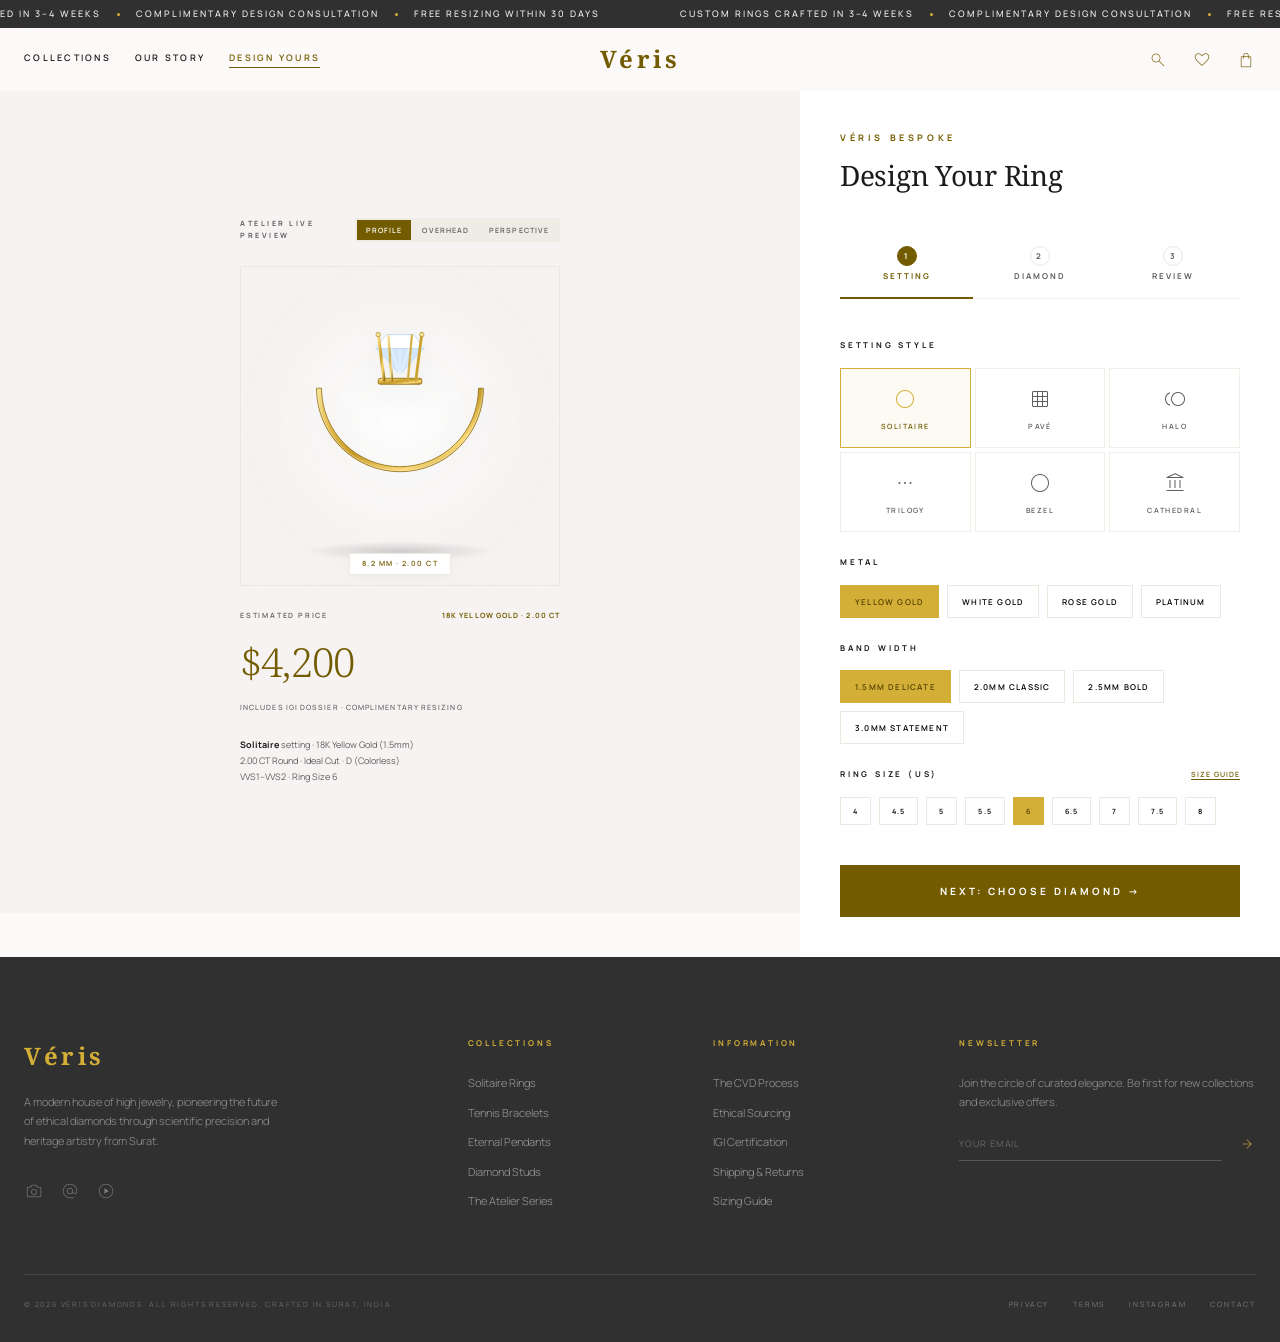
<file: ring-builder.html>
<!DOCTYPE html>
<html lang="en">
<head>
  <meta charset="UTF-8" />
  <meta name="viewport" content="width=device-width, initial-scale=1.0" />
  <title>Design Your Ring — Véris Ring Builder</title>
  <meta name="description" content="Create your bespoke Véris diamond ring. Choose your setting, diamond shape, carat, and metal. Custom CVD diamond rings handcrafted in Surat." />
  <link rel="preconnect" href="https://fonts.googleapis.com" />
  <link rel="preconnect" href="https://fonts.gstatic.com" crossorigin />
  <link href="https://fonts.googleapis.com/css2?family=Noto+Serif:ital,wght@0,300;0,400;0,600;0,700;1,300;1,400;1,600;1,700&family=Manrope:wght@200;300;400;500;600;700;800&display=swap" rel="stylesheet" />
  <link href="https://fonts.googleapis.com/css2?family=Material+Symbols+Outlined:opsz,wght,FILL,GRAD@20..48,100..700,0..1,-50..200" rel="stylesheet" />
  <link rel="stylesheet" href="css/styles.css" />
  <style>
    .builder-wrap {
      display: grid;
      grid-template-columns: 1fr 480px;
      min-height: calc(100vh - var(--header-height, 78px));
    }
    .preview-pane {
      position: sticky;
      top: var(--header-height, 78px);
      height: calc(100vh - var(--header-height, 78px));
      background: var(--surface-low);
      display: flex;
      flex-direction: column;
      align-items: center;
      justify-content: center;
      gap: var(--space-6);
      padding: var(--space-8);
      overflow: hidden;
    }
    .preview-header {
      width: 100%;
      max-width: 320px;
      display: flex;
      justify-content: space-between;
      align-items: center;
    }
    .preview-eyebrow {
      font-family: var(--font-sans);
      font-size: 0.45rem;
      font-weight: 700;
      letter-spacing: 0.35em;
      text-transform: uppercase;
      color: var(--secondary);
    }
    .preview-view-tabs {
      display: flex;
      gap: 2px;
      background: rgba(208, 197, 175, 0.2);
      padding: 2px;
    }
    .preview-tab {
      background: transparent;
      border: none;
      font-family: var(--font-sans);
      font-size: 0.45rem;
      font-weight: 600;
      letter-spacing: 0.15em;
      text-transform: uppercase;
      padding: 5px 9px;
      color: var(--secondary);
      cursor: pointer;
      transition: all var(--transition-base);
    }
    .preview-tab.active {
      background: var(--primary);
      color: #ffffff;
    }
    .ring-preview {
      width: 320px;
      height: 320px;
      position: relative;
      background: radial-gradient(circle at 50% 48%, rgba(255,255,255,0.85) 0%, rgba(243,240,239,0.4) 65%, transparent 100%);
      display: flex;
      align-items: center;
      justify-content: center;
      border: 1px solid rgba(208, 197, 175, 0.25);
      cursor: crosshair;
      transition: box-shadow var(--transition-base), border-color var(--transition-base);
    }
    .ring-preview:hover {
      box-shadow: 0 12px 36px rgba(28,27,27,0.06);
      border-color: rgba(208, 197, 175, 0.45);
    }
    .ring-svg-outer {
      width: 100%;
      height: 100%;
      filter: drop-shadow(0 8px 16px rgba(0,0,0,0.05));
    }
    .carat-dimension-badge {
      position: absolute;
      bottom: 10px;
      left: 50%;
      transform: translateX(-50%);
      background: rgba(255, 255, 255, 0.95);
      backdrop-filter: blur(8px);
      border: 1px solid rgba(208, 197, 175, 0.35);
      padding: 4px 12px;
      font-family: var(--font-sans);
      font-size: 0.45rem;
      font-weight: 600;
      letter-spacing: 0.2em;
      text-transform: uppercase;
      color: var(--primary);
      white-space: nowrap;
      pointer-events: none;
      box-shadow: 0 2px 8px rgba(0,0,0,0.04);
    }
    .sparkle-layer {
      position: absolute;
      inset: 0;
      pointer-events: none;
      overflow: hidden;
    }
    @keyframes sparkleGlint {
      0% { opacity: 0; transform: translate(-50%, -50%) scale(0.2) rotate(0deg); }
      50% { opacity: 1; transform: translate(-50%, -50%) scale(1.15) rotate(45deg); }
      100% { opacity: 0; transform: translate(-50%, -50%) scale(0.2) rotate(90deg); }
    }
    .sparkle-star {
      position: absolute;
      width: 16px;
      height: 16px;
      color: #d4af37;
      animation: sparkleGlint 1s cubic-bezier(0.16, 1, 0.3, 1) forwards;
      pointer-events: none;
    }
    .config-pane {
      background: var(--surface-lowest);
      padding: var(--space-10) var(--space-10);
      display: flex;
      flex-direction: column;
      gap: var(--space-8);
      overflow-y: auto;
    }
    .step-tabs {
      display: flex;
      gap: 0;
      border-bottom: 1px solid rgba(208,197,175,0.25);
      margin-bottom: var(--space-2);
    }
    .step-tab {
      flex: 1;
      padding: var(--space-4) var(--space-3);
      font-family: var(--font-sans);
      font-size: 0.5rem;
      font-weight: 700;
      letter-spacing: 0.25em;
      text-transform: uppercase;
      color: var(--secondary);
      cursor: pointer;
      border: none;
      background: transparent;
      border-bottom: 2px solid transparent;
      transition: all var(--transition-base);
      text-align: center;
      margin-bottom: -1px;
      display: flex;
      flex-direction: column;
      align-items: center;
      gap: var(--space-1);
    }
    .step-tab .step-num {
      width: 20px;
      height: 20px;
      border-radius: 50%;
      border: 1px solid rgba(208,197,175,0.4);
      font-size: 0.5rem;
      display: flex;
      align-items: center;
      justify-content: center;
      font-weight: 700;
      transition: all var(--transition-base);
    }
    .step-tab.active {
      color: var(--primary);
      border-bottom-color: var(--primary);
    }
    .step-tab.active .step-num {
      background: var(--primary);
      color: #fff;
      border-color: var(--primary);
    }
    .step-tab.done { color: var(--primary-container); }
    .step-tab.done .step-num { background: var(--primary-container); color: var(--on-primary-container); border-color: var(--primary-container); }
    .step-panel { display: none; }
    .step-panel.active { display: flex; flex-direction: column; gap: var(--space-6); }
    .option-group { display: flex; flex-direction: column; gap: var(--space-3); }
    .option-group-label {
      font-family: var(--font-sans);
      font-size: 0.5rem;
      font-weight: 700;
      letter-spacing: 0.35em;
      text-transform: uppercase;
      color: var(--on-surface);
      margin-bottom: var(--space-1);
    }
    .setting-grid {
      display: grid;
      grid-template-columns: repeat(3, 1fr);
      gap: 4px;
    }
    .setting-option {
      display: flex;
      flex-direction: column;
      align-items: center;
      gap: var(--space-2);
      padding: var(--space-4) var(--space-2);
      border: 1px solid rgba(208,197,175,0.3);
      cursor: pointer;
      transition: all var(--transition-base);
      background: transparent;
    }
    .setting-option:hover { background: var(--surface-low); }
    .setting-option.active {
      border-color: var(--primary-container);
      background: rgba(212,175,55,0.06);
    }
    .setting-icon {
      font-family: 'Material Symbols Outlined';
      font-size: 24px;
      color: var(--secondary);
      font-variation-settings: 'FILL' 0, 'wght' 200;
      transition: color var(--transition-base);
    }
    .setting-option.active .setting-icon { color: var(--primary-container); }
    .setting-name {
      font-family: var(--font-sans);
      font-size: 0.45rem;
      font-weight: 600;
      letter-spacing: 0.2em;
      text-transform: uppercase;
      color: var(--secondary);
      transition: color var(--transition-base);
    }
    .setting-option.active .setting-name { color: var(--primary); }
    .shape-grid {
      display: grid;
      grid-template-columns: repeat(4, 1fr);
      gap: 4px;
    }
    .shape-option {
      display: flex;
      flex-direction: column;
      align-items: center;
      gap: var(--space-2);
      padding: var(--space-3) var(--space-2);
      border: 1px solid rgba(208,197,175,0.3);
      cursor: pointer;
      transition: all var(--transition-base);
      background: transparent;
    }
    .shape-option:hover { background: var(--surface-low); }
    .shape-option.active { border-color: var(--primary-container); background: rgba(212,175,55,0.06); }
    .shape-svg { width: 32px; height: 32px; }
    .shape-name {
      font-family: var(--font-sans);
      font-size: 0.4rem;
      font-weight: 600;
      letter-spacing: 0.15em;
      text-transform: uppercase;
      color: var(--secondary);
      transition: color var(--transition-base);
    }
    .shape-option.active .shape-name { color: var(--primary); }
    .carat-slider-wrap { padding: var(--space-4) 0; }
    .carat-slider {
      -webkit-appearance: none;
      appearance: none;
      width: 100%;
      height: 1px;
      background: rgba(208,197,175,0.4);
      outline: none;
    }
    .carat-slider::-webkit-slider-thumb {
      -webkit-appearance: none;
      width: 16px;
      height: 16px;
      background: var(--primary);
      cursor: pointer;
    }
    .carat-ticks { display: flex; justify-content: space-between; margin-top: var(--space-2); }
    .carat-tick { font-family: var(--font-sans); font-size: 0.4rem; font-weight: 600; letter-spacing: 0.1em; color: var(--secondary); }
    .grade-row { display: flex; gap: var(--space-2); flex-wrap: wrap; }
    .grade-btn {
      padding: 8px 14px;
      font-family: var(--font-sans);
      font-size: 0.45rem;
      font-weight: 600;
      letter-spacing: 0.15em;
      border: 1px solid rgba(208,197,175,0.3);
      cursor: pointer;
      background: transparent;
      transition: all var(--transition-base);
    }
    .grade-btn:hover { background: var(--surface-low); }
    .grade-btn.active { background: var(--primary-container); border-color: var(--primary-container); color: var(--on-primary-container); }
    .price-block {
      background: var(--surface-low);
      padding: var(--space-6);
    }
    .live-price {
      font-family: var(--font-serif);
      font-size: 2.5rem;
      font-weight: 300;
      color: var(--primary);
      letter-spacing: -0.02em;
      margin-bottom: var(--space-3);
    }
    .price-lines { border-top: 1px solid rgba(208,197,175,0.3); padding-top: var(--space-3); }
    .price-row { display: flex; justify-content: space-between; padding: var(--space-2) 0; }
    .price-row-key { font-family: var(--font-sans); font-size: 0.5625rem; color: var(--secondary); }
    .price-row-val { font-family: var(--font-sans); font-size: 0.5625rem; font-weight: 500; }
    .nav-btns { display: flex; gap: var(--space-3); }
    .request-modal {
      position: fixed;
      inset: 0;
      z-index: 200;
      background: rgba(28,27,27,0.6);
      backdrop-filter: blur(8px);
      display: flex;
      align-items: center;
      justify-content: center;
      padding: var(--space-6);
      opacity: 0;
      pointer-events: none;
      transition: opacity var(--transition-base);
    }
    .request-modal.open { opacity: 1; pointer-events: all; }
    .request-panel {
      background: var(--surface-lowest);
      width: 100%;
      max-width: 540px;
      padding: var(--space-10);
      box-shadow: var(--shadow-modal);
      transform: translateY(20px);
      transition: transform var(--transition-base);
    }
    .request-modal.open .request-panel { transform: translateY(0); }
    .mobile-builder-bar { display: none; }
    @media (max-width: 900px) {
      .builder-wrap { grid-template-columns: 1fr; }
      .preview-pane { position: static; height: auto; min-height: 280px; padding: var(--space-6) var(--space-4); }
      .ring-preview { width: 220px; height: 220px; }
      .config-pane { padding: var(--space-6) var(--space-4) calc(var(--space-12) + 40px); }
      .mobile-builder-bar {
        display: flex;
        position: sticky;
        top: 61px;
        z-index: 90;
        background: rgba(252, 249, 248, 0.95);
        backdrop-filter: blur(20px);
        padding: var(--space-3) var(--space-4);
        justify-content: space-between;
        align-items: center;
        border-bottom: 1px solid rgba(208, 197, 175, 0.3);
      }
      .mobile-builder-label {
        font-family: var(--font-sans);
        font-size: 0.5rem;
        font-weight: 700;
        letter-spacing: 0.25em;
        text-transform: uppercase;
        color: var(--primary-container);
        margin-bottom: 2px;
      }
      .mobile-builder-summary {
        font-family: var(--font-sans);
        font-size: 0.6875rem;
        font-weight: 500;
        color: var(--on-surface);
      }
      .mobile-builder-price {
        font-family: var(--font-serif);
        font-size: 1.25rem;
        font-weight: 400;
        color: var(--primary);
      }
    }
  </style>
</head>
<body>

<div class="announcement-banner">
  <div class="announcement-ticker">
    <span>Custom rings crafted in 3–4 weeks <span class="dot-sep"></span> Complimentary design consultation <span class="dot-sep"></span> Free resizing within 30 days</span>
    <span>Custom rings crafted in 3–4 weeks <span class="dot-sep"></span> Complimentary design consultation <span class="dot-sep"></span> Free resizing within 30 days</span>
  </div>
</div>

<header class="site-nav">
  <div class="nav-inner container">
    <nav class="nav-left">
      <a href="collections.html" class="nav-link">Collections</a>
      <a href="our-story.html" class="nav-link">Our Story</a>
      <a href="ring-builder.html" class="nav-link active">Design Yours</a>
    </nav>
    <a href="index.html" class="nav-logo">Véris</a>
    <div class="nav-right">
      <button class="nav-icon-btn" data-search-open aria-label="Search">
        <span style="font-family:'Material Symbols Outlined';font-size:20px;font-variation-settings:'FILL' 0,'wght' 200">search</span>
      </button>
      <button class="nav-icon-btn" data-wishlist-open aria-label="Wishlist">
        <span style="font-family:'Material Symbols Outlined';font-size:20px;font-variation-settings:'FILL' 0,'wght' 200">favorite</span>
        <span class="wishlist-badge" id="wishlist-badge">0</span>
      </button>
      <a href="cart.html" class="nav-icon-btn" aria-label="Cart">
        <span style="font-family:'Material Symbols Outlined';font-size:20px;font-variation-settings:'FILL' 0,'wght' 200">shopping_bag</span>
        <span class="cart-badge" id="cart-badge">0</span>
      </a>
    </div>
  </div>
</header>

<div class="search-overlay" id="search-overlay">
  <div class="search-input-wrap">
    <span style="font-family:'Material Symbols Outlined';font-size:24px;color:var(--outline);font-variation-settings:'FILL' 0,'wght' 200">search</span>
    <input type="text" id="search-input" placeholder="Search diamonds, rings, bracelets…" autocomplete="off" />
    <button class="search-close" data-search-close>Close</button>
  </div>
  <div class="search-results" id="search-results"></div>
</div>

<!-- Request Quote Modal -->
<div class="request-modal" id="request-modal">
  <div class="request-panel">
    <div style="display:flex;justify-content:space-between;align-items:center;margin-bottom:var(--space-6)">
      <div>
        <div style="font-family:var(--font-sans);font-size:0.45rem;font-weight:700;letter-spacing:0.35em;text-transform:uppercase;color:var(--primary);margin-bottom:4px">Bespoke Commission</div>
        <h3 style="font-family:var(--font-serif);font-size:1.375rem;font-weight:400">Request Your Quote</h3>
      </div>
      <button onclick="closeRequestModal()" style="font-family:var(--font-sans);font-size:0.45rem;font-weight:600;letter-spacing:0.25em;text-transform:uppercase;color:var(--secondary);cursor:pointer;background:none;border:none">Close</button>
    </div>
    <div id="request-summary" style="background:var(--surface-low);padding:var(--space-4);margin-bottom:var(--space-6);font-family:var(--font-sans);font-size:0.6875rem;line-height:1.8;color:var(--secondary)"></div>
    <form onsubmit="submitRequest(event)" style="display:flex;flex-direction:column;gap:var(--space-6)">
      <div class="form-grid">
        <div class="form-group">
          <label class="form-label">First Name</label>
          <input class="form-input" type="text" required placeholder="Your name" />
        </div>
        <div class="form-group">
          <label class="form-label">Last Name</label>
          <input class="form-input" type="text" required placeholder="Surname" />
        </div>
      </div>
      <div class="form-group">
        <label class="form-label">Email Address</label>
        <input class="form-input" type="email" required placeholder="email@example.com" />
      </div>
      <div class="form-group">
        <label class="form-label">Phone (Optional)</label>
        <input class="form-input" type="tel" placeholder="+1 (555) 000-0000" />
      </div>
      <div class="form-group">
        <label class="form-label">Additional Notes</label>
        <textarea class="form-input" rows="3" placeholder="Any specific requests, timeline, occasion…" style="resize:none"></textarea>
      </div>
      <button type="submit" class="btn btn-primary btn-full" style="margin-top:var(--space-2)">Submit Quote Request</button>
    </form>
  </div>
</div>

<div class="mobile-builder-bar">
  <div>
    <div class="mobile-builder-label">Custom Creation</div>
    <div class="mobile-builder-summary" id="mob-summary">Solitaire · 18K Yellow Gold · 1.50 CT Round</div>
  </div>
  <div class="mobile-builder-price" id="mob-price">$2,250</div>
</div>

<div class="builder-wrap">
  <!-- Preview Pane -->
  <div class="preview-pane">
    <div class="preview-header">
      <div class="preview-eyebrow">Atelier Live Preview</div>
      <div class="preview-view-tabs" role="tablist">
        <button type="button" class="preview-tab active" data-view="side" onclick="setPreviewView('side')">Profile</button>
        <button type="button" class="preview-tab" data-view="top" onclick="setPreviewView('top')">Overhead</button>
        <button type="button" class="preview-tab" data-view="perspective" onclick="setPreviewView('perspective')">Perspective</button>
      </div>
    </div>
    <div class="ring-preview" id="ring-preview-box" onmousemove="onPreviewHover(event)">
      <div class="sparkle-layer" id="sparkle-layer"></div>
      <svg class="ring-svg-outer" viewBox="0 0 320 320" id="ring-svg" preserveAspectRatio="xMidYMid meet"></svg>
      <div class="carat-dimension-badge" id="carat-dimension-badge">
        <span id="dimension-text">8.1 mm · 2.00 CT</span>
      </div>
    </div>
    <!-- Config summary -->
    <div style="width:100%;max-width:320px;display:flex;flex-direction:column;gap:var(--space-2)">
      <div style="display:flex;justify-content:space-between;align-items:center">
        <span style="font-family:var(--font-sans);font-size:0.45rem;font-weight:600;letter-spacing:0.25em;text-transform:uppercase;color:var(--secondary)">Estimated Price</span>
        <span style="font-family:var(--font-sans);font-size:0.45rem;font-weight:700;letter-spacing:0.15em;text-transform:uppercase;color:var(--primary)" id="preview-tag-badge">18K Yellow Gold · 2.00 CT</span>
      </div>
      <div id="preview-price" style="font-family:var(--font-serif);font-size:2.5rem;font-weight:300;color:var(--primary);letter-spacing:-0.02em">$2,400</div>
      <div style="font-family:var(--font-sans);font-size:0.45rem;font-weight:500;letter-spacing:0.15em;text-transform:uppercase;color:var(--secondary)">Includes IGI Dossier · Complimentary Resizing</div>
    </div>
    <div id="preview-summary" style="width:100%;max-width:320px;font-family:var(--font-sans);font-size:0.5625rem;line-height:1.8;color:var(--secondary)"></div>
  </div>

  <!-- Config Pane -->
  <div class="config-pane">
    <div>
      <div class="section-eyebrow" style="margin-bottom:var(--space-2)">Véris Bespoke</div>
      <h1 style="font-family:var(--font-serif);font-size:1.75rem;font-weight:400;letter-spacing:-0.01em">Design Your Ring</h1>
    </div>

    <!-- Step Tabs -->
    <div class="step-tabs">
      <button class="step-tab active" onclick="goToStep(0)" id="tab-0">
        <span class="step-num">1</span>
        Setting
      </button>
      <button class="step-tab" onclick="goToStep(1)" id="tab-1">
        <span class="step-num">2</span>
        Diamond
      </button>
      <button class="step-tab" onclick="goToStep(2)" id="tab-2">
        <span class="step-num">3</span>
        Review
      </button>
    </div>

    <!-- Step 1: Setting -->
    <div class="step-panel active" id="step-0">
      <div class="option-group">
        <div class="option-group-label">Setting Style</div>
        <div class="setting-grid">
          <button class="setting-option active" data-setting="Solitaire" data-price-base="1800" onclick="selectSetting(this)">
            <span class="setting-icon">radio_button_unchecked</span>
            <span class="setting-name">Solitaire</span>
          </button>
          <button class="setting-option" data-setting="Pavé" data-price-base="2200" onclick="selectSetting(this)">
            <span class="setting-icon">grid_on</span>
            <span class="setting-name">Pavé</span>
          </button>
          <button class="setting-option" data-setting="Halo" data-price-base="2400" onclick="selectSetting(this)">
            <span class="setting-icon">toll</span>
            <span class="setting-name">Halo</span>
          </button>
          <button class="setting-option" data-setting="Trilogy" data-price-base="3200" onclick="selectSetting(this)">
            <span class="setting-icon">more_horiz</span>
            <span class="setting-name">Trilogy</span>
          </button>
          <button class="setting-option" data-setting="Bezel" data-price-base="2100" onclick="selectSetting(this)">
            <span class="setting-icon">panorama_fish_eye</span>
            <span class="setting-name">Bezel</span>
          </button>
          <button class="setting-option" data-setting="Cathedral" data-price-base="2600" onclick="selectSetting(this)">
            <span class="setting-icon">account_balance</span>
            <span class="setting-name">Cathedral</span>
          </button>
        </div>
      </div>

      <div class="option-group">
        <div class="option-group-label">Metal</div>
        <div class="chips-row" style="display:flex;flex-wrap:wrap;gap:var(--space-2)">
          <button class="metal-chip active" data-metal="18K Yellow Gold" data-metal-add="0" onclick="selectMetal(this)" style="padding:10px 14px;font-size:0.5rem">Yellow Gold</button>
          <button class="metal-chip" data-metal="18K White Gold" data-metal-add="120" onclick="selectMetal(this)" style="padding:10px 14px;font-size:0.5rem">White Gold</button>
          <button class="metal-chip" data-metal="18K Rose Gold" data-metal-add="80" onclick="selectMetal(this)" style="padding:10px 14px;font-size:0.5rem">Rose Gold</button>
          <button class="metal-chip" data-metal="Platinum" data-metal-add="500" onclick="selectMetal(this)" style="padding:10px 14px;font-size:0.5rem">Platinum</button>
        </div>
      </div>

      <div class="option-group">
        <div class="option-group-label">Band Width</div>
        <div class="chips-row" style="display:flex;flex-wrap:wrap;gap:var(--space-2)">
          <button class="metal-chip active" data-width="1.5mm" onclick="selectBand(this)" style="padding:10px 14px;font-size:0.5rem">1.5mm Delicate</button>
          <button class="metal-chip" data-width="2.0mm" onclick="selectBand(this)" style="padding:10px 14px;font-size:0.5rem">2.0mm Classic</button>
          <button class="metal-chip" data-width="2.5mm" onclick="selectBand(this)" style="padding:10px 14px;font-size:0.5rem">2.5mm Bold</button>
          <button class="metal-chip" data-width="3.0mm" onclick="selectBand(this)" style="padding:10px 14px;font-size:0.5rem">3.0mm Statement</button>
        </div>
      </div>

      <div class="option-group">
        <div class="option-group-label" style="display:flex;justify-content:space-between;align-items:center">
          <span>Ring Size (US)</span>
          <button data-sizeguide-open style="font-family:var(--font-sans);font-size:0.45rem;font-weight:600;letter-spacing:0.15em;text-transform:uppercase;color:var(--primary);background:none;border:none;border-bottom:1px solid var(--primary);cursor:pointer">Size Guide</button>
        </div>
        <div class="chips-row" style="display:flex;flex-wrap:wrap;gap:var(--space-2)">
          <button class="metal-chip" onclick="selectRingSize(this)" style="padding:8px 12px;font-size:0.45rem">4</button>
          <button class="metal-chip" onclick="selectRingSize(this)" style="padding:8px 12px;font-size:0.45rem">4.5</button>
          <button class="metal-chip" onclick="selectRingSize(this)" style="padding:8px 12px;font-size:0.45rem">5</button>
          <button class="metal-chip" onclick="selectRingSize(this)" style="padding:8px 12px;font-size:0.45rem">5.5</button>
          <button class="metal-chip active" onclick="selectRingSize(this)" style="padding:8px 12px;font-size:0.45rem">6</button>
          <button class="metal-chip" onclick="selectRingSize(this)" style="padding:8px 12px;font-size:0.45rem">6.5</button>
          <button class="metal-chip" onclick="selectRingSize(this)" style="padding:8px 12px;font-size:0.45rem">7</button>
          <button class="metal-chip" onclick="selectRingSize(this)" style="padding:8px 12px;font-size:0.45rem">7.5</button>
          <button class="metal-chip" onclick="selectRingSize(this)" style="padding:8px 12px;font-size:0.45rem">8</button>
        </div>
      </div>

      <div class="nav-btns" style="margin-top:var(--space-4)">
        <button class="btn btn-primary" onclick="goToStep(1)" style="flex:1">Next: Choose Diamond →</button>
      </div>
    </div>

    <!-- Step 2: Diamond -->
    <div class="step-panel" id="step-1">
      <div class="option-group">
        <div class="option-group-label">Diamond Shape</div>
        <div class="shape-grid">
          <button class="shape-option active" data-shape="Round" data-shape-add="0" onclick="selectShape(this)">
            <svg class="shape-svg" viewBox="0 0 32 32"><circle cx="16" cy="16" r="12" fill="none" stroke="currentColor" stroke-width="1.5"/><line x1="16" y1="4" x2="16" y2="28" stroke="currentColor" stroke-width="0.8" opacity="0.3"/><line x1="4" y1="16" x2="28" y2="16" stroke="currentColor" stroke-width="0.8" opacity="0.3"/></svg>
            <span class="shape-name">Round</span>
          </button>
          <button class="shape-option" data-shape="Oval" data-shape-add="150" onclick="selectShape(this)">
            <svg class="shape-svg" viewBox="0 0 32 32"><ellipse cx="16" cy="16" rx="9" ry="13" fill="none" stroke="currentColor" stroke-width="1.5"/></svg>
            <span class="shape-name">Oval</span>
          </button>
          <button class="shape-option" data-shape="Princess" data-shape-add="-100" onclick="selectShape(this)">
            <svg class="shape-svg" viewBox="0 0 32 32"><rect x="7" y="7" width="18" height="18" fill="none" stroke="currentColor" stroke-width="1.5"/><line x1="7" y1="7" x2="25" y2="25" stroke="currentColor" stroke-width="0.8" opacity="0.3"/><line x1="25" y1="7" x2="7" y2="25" stroke="currentColor" stroke-width="0.8" opacity="0.3"/></svg>
            <span class="shape-name">Princess</span>
          </button>
          <button class="shape-option" data-shape="Cushion" data-shape-add="-50" onclick="selectShape(this)">
            <svg class="shape-svg" viewBox="0 0 32 32"><rect x="7" y="7" width="18" height="18" rx="4" fill="none" stroke="currentColor" stroke-width="1.5"/></svg>
            <span class="shape-name">Cushion</span>
          </button>
          <button class="shape-option" data-shape="Emerald" data-shape-add="200" onclick="selectShape(this)">
            <svg class="shape-svg" viewBox="0 0 32 32"><polygon points="11,5 21,5 27,10 27,22 21,27 11,27 5,22 5,10" fill="none" stroke="currentColor" stroke-width="1.5"/></svg>
            <span class="shape-name">Emerald</span>
          </button>
          <button class="shape-option" data-shape="Pear" data-shape-add="100" onclick="selectShape(this)">
            <svg class="shape-svg" viewBox="0 0 32 32"><path d="M16,4 C22,4 27,9 27,15 C27,21 22,27 16,28 C10,27 5,21 5,15 C5,9 10,4 16,4Z" fill="none" stroke="currentColor" stroke-width="1.5"/></svg>
            <span class="shape-name">Pear</span>
          </button>
          <button class="shape-option" data-shape="Marquise" data-shape-add="50" onclick="selectShape(this)">
            <svg class="shape-svg" viewBox="0 0 32 32"><ellipse cx="16" cy="16" rx="13" ry="8" fill="none" stroke="currentColor" stroke-width="1.5"/></svg>
            <span class="shape-name">Marquise</span>
          </button>
          <button class="shape-option" data-shape="Heart" data-shape-add="300" onclick="selectShape(this)">
            <svg class="shape-svg" viewBox="0 0 32 32"><path d="M16,26 C16,26 4,18 4,11 C4,7 7,5 11,5 C13,5 15,6 16,8 C17,6 19,5 21,5 C25,5 28,7 28,11 C28,18 16,26 16,26Z" fill="none" stroke="currentColor" stroke-width="1.5"/></svg>
            <span class="shape-name">Heart</span>
          </button>
        </div>
      </div>

      <div class="option-group">
        <div class="option-group-label" style="display:flex;justify-content:space-between">
          Carat Weight
          <span style="font-family:var(--font-serif);font-style:italic;font-weight:300;font-size:0.875rem;color:var(--primary);letter-spacing:0;text-transform:none" id="carat-display">2.0 CT</span>
        </div>
        <div class="carat-slider-wrap">
          <input type="range" class="carat-slider" min="0.5" max="5" step="0.25" value="2.0" oninput="updateCarat(this.value)" />
        </div>
        <div class="carat-ticks">
          <span class="carat-tick">0.5</span>
          <span class="carat-tick">1.0</span>
          <span class="carat-tick">2.0</span>
          <span class="carat-tick">3.0</span>
          <span class="carat-tick">4.0</span>
          <span class="carat-tick">5.0</span>
        </div>
      </div>

      <div class="option-group">
        <div class="option-group-label">Cut Grade</div>
        <div class="grade-row">
          <button class="grade-btn active" data-grade="Cut" data-grade-add="0" onclick="selectGrade('cut',this)">Ideal</button>
          <button class="grade-btn" data-grade="Cut" data-grade-add="-200" onclick="selectGrade('cut',this)">Excellent</button>
          <button class="grade-btn" data-grade="Cut" data-grade-add="-400" onclick="selectGrade('cut',this)">Very Good</button>
        </div>
      </div>
      <div class="option-group">
        <div class="option-group-label">Color Grade</div>
        <div class="grade-row">
          <button class="grade-btn active" data-grade-add="0" onclick="selectGrade('color',this)">D (Colorless)</button>
          <button class="grade-btn" data-grade-add="-150" onclick="selectGrade('color',this)">E–F</button>
          <button class="grade-btn" data-grade-add="-300" onclick="selectGrade('color',this)">G–H</button>
          <button class="grade-btn" data-grade-add="-500" onclick="selectGrade('color',this)">I–J</button>
        </div>
      </div>
      <div class="option-group">
        <div class="option-group-label">Clarity Grade</div>
        <div class="grade-row">
          <button class="grade-btn active" data-grade-add="0" onclick="selectGrade('clarity',this)">VVS1–VVS2</button>
          <button class="grade-btn" data-grade-add="-200" onclick="selectGrade('clarity',this)">VS1–VS2</button>
          <button class="grade-btn" data-grade-add="-400" onclick="selectGrade('clarity',this)">SI1–SI2</button>
        </div>
      </div>

      <div class="nav-btns">
        <button class="btn btn-ghost" onclick="goToStep(0)" style="flex:0 0 auto">← Back</button>
        <button class="btn btn-primary" onclick="goToStep(2)" style="flex:1">Review Design →</button>
      </div>
    </div>

    <!-- Step 3: Review -->
    <div class="step-panel" id="step-2">
      <div style="display:flex;flex-direction:column;gap:var(--space-4)">
        <div style="font-family:var(--font-sans);font-size:0.45rem;font-weight:700;letter-spacing:0.35em;text-transform:uppercase;color:var(--primary)">Your Bespoke Configuration</div>
        <div id="review-details" style="display:flex;flex-direction:column;gap:0"></div>
      </div>

      <div style="background:var(--surface-low);padding:var(--space-6)">
        <div style="font-family:var(--font-sans);font-size:0.45rem;font-weight:700;letter-spacing:0.3em;text-transform:uppercase;color:var(--secondary);margin-bottom:var(--space-3)">Estimated Investment</div>
        <div id="review-price" style="font-family:var(--font-serif);font-size:2.5rem;font-weight:300;color:var(--primary);letter-spacing:-0.02em">$2,400</div>
        <p style="font-family:var(--font-sans);font-size:0.5625rem;font-weight:300;color:var(--secondary);margin-top:var(--space-3);line-height:1.7">Final price confirmed at consultation. No obligation. Our design team will contact you within 24 hours to finalize specifications.</p>
      </div>

      <div style="background:rgba(212,175,55,0.08);padding:var(--space-4);border-left:2px solid var(--primary-container)">
        <p style="font-family:var(--font-sans);font-size:0.5625rem;font-weight:300;color:var(--on-surface);line-height:1.7"><strong style="font-weight:600">Complimentary services included:</strong> IGI Certification · Signature Véris presentation box · Insured worldwide shipping · 30-day free resize · Certificate of authenticity</p>
      </div>

      <div class="nav-btns">
        <button class="btn btn-ghost" onclick="goToStep(1)" style="flex:0 0 auto">← Revise</button>
        <button class="btn btn-primary" onclick="openRequestModal()" style="flex:1">Request Quote</button>
      </div>
      <button class="btn btn-primary btn-full" onclick="addCustomToCart()" style="margin-top:var(--space-2)">
        <span style="font-family:'Material Symbols Outlined';font-size:16px;font-variation-settings:'FILL' 0,'wght' 200">shopping_bag</span>
        Add Commission to Cart
      </button>
    </div>
  </div>
</div>

<!-- ─── Footer ─────────────────────────────────────────────── -->
<footer class="site-footer">
  <div class="container">
    <div class="footer-grid">
      <div>
        <div class="footer-logo">Véris</div>
        <p class="footer-desc">A modern house of high jewelry, pioneering the future of ethical diamonds through scientific precision and heritage artistry from Surat.</p>
        <div class="footer-social-icons">
          <a href="#" class="footer-social-icon" aria-label="Camera">photo_camera</a>
          <a href="#" class="footer-social-icon" aria-label="Email">alternate_email</a>
          <a href="#" class="footer-social-icon" aria-label="Video">play_circle</a>
        </div>
      </div>
      <div>
        <div class="footer-col-title">Collections</div>
        <div class="footer-links">
          <a href="collections.html?cat=rings" class="footer-link">Solitaire Rings</a>
          <a href="collections.html?cat=bracelets" class="footer-link">Tennis Bracelets</a>
          <a href="collections.html?cat=necklaces" class="footer-link">Eternal Pendants</a>
          <a href="collections.html?cat=earrings" class="footer-link">Diamond Studs</a>
          <a href="ring-builder.html" class="footer-link">The Atelier Series</a>
        </div>
      </div>
      <div>
        <div class="footer-col-title">Information</div>
        <div class="footer-links">
          <a href="our-story.html" class="footer-link">The CVD Process</a>
          <a href="our-story.html#ethics" class="footer-link">Ethical Sourcing</a>
          <a href="our-story.html#certification" class="footer-link">IGI Certification</a>
          <a href="#" class="footer-link" data-policy="shipping">Shipping & Returns</a>
          <a href="#" class="footer-link" data-sizeguide-open>Sizing Guide</a>
        </div>
      </div>
      <div>
        <div class="footer-col-title">Newsletter</div>
        <p style="font-family:var(--font-sans);font-size:0.6875rem;font-weight:300;color:rgba(243,240,239,0.5);line-height:1.7;margin-bottom:var(--space-4)">Join the circle of curated elegance. Be first for new collections and exclusive offers.</p>
        <form class="footer-newsletter-form" data-newsletter-form>
          <input type="email" class="footer-newsletter-input" placeholder="YOUR EMAIL" required />
          <button class="footer-newsletter-btn" type="submit" aria-label="Subscribe">arrow_forward</button>
        </form>
      </div>
    </div>
    <div class="footer-bottom">
      <div class="footer-copy">© 2026 Véris Diamonds. All Rights Reserved. Crafted in Surat, India.</div>
      <div class="footer-socials">
        <a href="#" class="footer-social" data-policy="privacy">Privacy</a>
        <a href="#" class="footer-social" data-policy="terms">Terms</a>
        <a href="#" class="footer-social">Instagram</a>
        <a href="#" class="footer-social" data-policy="contact">Contact</a>
      </div>
    </div>
  </div>
</footer>

<!-- Mobile Nav -->
<nav class="mobile-nav">
  <a href="index.html" class="mobile-nav-item"><span class="icon">auto_awesome</span><span>Atelier</span></a>
  <a href="collections.html" class="mobile-nav-item"><span class="icon">diamond</span><span>Shop</span></a>
  <a href="ring-builder.html" class="mobile-nav-item active"><span class="icon">settings_applications</span><span>Design</span></a>
  <a href="our-story.html" class="mobile-nav-item"><span class="icon">eco</span><span>Story</span></a>
  <a href="cart.html" class="mobile-nav-item"><span class="icon">shopping_bag</span><span>Cart</span></a>
</nav>

<script src="js/products.js"></script>
<script src="js/app.js"></script>
<script>
  // ─── Ring Builder State ─────────────────────────────────
  const config = {
    setting: 'Solitaire', settingBase: 1800,
    metal: '18K Yellow Gold', metalAdd: 0,
    width: '1.5mm', size: '6',
    shape: 'Round', shapeAdd: 0,
    carat: 2.0, caratMult: 1200,
    cut: 'Ideal', cutAdd: 0,
    color: 'D (Colorless)', colorAdd: 0,
    clarity: 'VVS1–VVS2', clarityAdd: 0
  };

  let currentPreviewView = 'side';

  function getTotal() {
    const caratPrice = Math.round(config.carat * config.caratMult);
    return config.settingBase + config.metalAdd + config.shapeAdd + config.cutAdd + config.colorAdd + config.clarityAdd + caratPrice;
  }

  function getDiamondDimensions() {
    // True millimeter estimates based on carat & geometry
    const cbrt = Math.cbrt(config.carat);
    switch (config.shape) {
      case 'Round':
        return { w: (6.5 * cbrt).toFixed(1), h: (6.5 * cbrt).toFixed(1), text: `${(6.5 * cbrt).toFixed(1)} mm` };
      case 'Oval':
        return { w: (7.7 * cbrt).toFixed(1), h: (5.4 * cbrt).toFixed(1), text: `${(7.7 * cbrt).toFixed(1)} × ${(5.4 * cbrt).toFixed(1)} mm` };
      case 'Princess':
        return { w: (5.6 * cbrt).toFixed(1), h: (5.6 * cbrt).toFixed(1), text: `${(5.6 * cbrt).toFixed(1)} × ${(5.6 * cbrt).toFixed(1)} mm` };
      case 'Cushion':
        return { w: (6.1 * cbrt).toFixed(1), h: (6.1 * cbrt).toFixed(1), text: `${(6.1 * cbrt).toFixed(1)} × ${(6.1 * cbrt).toFixed(1)} mm` };
      case 'Emerald':
        return { w: (7.6 * cbrt).toFixed(1), h: (5.2 * cbrt).toFixed(1), text: `${(7.6 * cbrt).toFixed(1)} × ${(5.2 * cbrt).toFixed(1)} mm` };
      case 'Pear':
        return { w: (8.6 * cbrt).toFixed(1), h: (5.6 * cbrt).toFixed(1), text: `${(8.6 * cbrt).toFixed(1)} × ${(5.6 * cbrt).toFixed(1)} mm` };
      case 'Marquise':
        return { w: (10.2 * cbrt).toFixed(1), h: (5.1 * cbrt).toFixed(1), text: `${(10.2 * cbrt).toFixed(1)} × ${(5.1 * cbrt).toFixed(1)} mm` };
      case 'Heart':
        return { w: (6.6 * cbrt).toFixed(1), h: (6.6 * cbrt).toFixed(1), text: `${(6.6 * cbrt).toFixed(1)} × ${(6.6 * cbrt).toFixed(1)} mm` };
      default:
        return { w: (6.5 * cbrt).toFixed(1), h: (6.5 * cbrt).toFixed(1), text: `${(6.5 * cbrt).toFixed(1)} mm` };
    }
  }

  function setPreviewView(view) {
    currentPreviewView = view;
    document.querySelectorAll('.preview-tab').forEach(t => {
      t.classList.toggle('active', t.dataset.view === view);
    });
    updateRingSVG();
    triggerSparkle();
  }

  function triggerSparkle(customX, customY) {
    const layer = document.getElementById('sparkle-layer');
    if (!layer) return;
    const star = document.createElement('div');
    star.className = 'sparkle-star';
    
    // Pick position relative to center of stone
    const x = (customX !== undefined) ? customX : 160 + (Math.random() * 40 - 20);
    const y = (customY !== undefined) ? customY : 90 + (Math.random() * 40 - 20);
    
    star.style.left = `${x}px`;
    star.style.top = `${y}px`;
    star.innerHTML = `
      <svg viewBox="0 0 24 24" width="100%" height="100%">
        <path fill="currentColor" d="M12 0L14.4 9.6L24 12L14.4 14.4L12 24L9.6 14.4L0 12L9.6 9.6Z"/>
      </svg>
    `;
    layer.appendChild(star);
    setTimeout(() => { star.remove(); }, 1100);
  }

  let hoverThrottle = 0;
  function onPreviewHover(e) {
    const now = Date.now();
    if (now - hoverThrottle < 280) return;
    hoverThrottle = now;
    const rect = e.currentTarget.getBoundingClientRect();
    const x = e.clientX - rect.left;
    const y = e.clientY - rect.top;
    // Sparkle if hovering in diamond vicinity
    if (Math.hypot(x - 160, y - 110) < 70) {
      triggerSparkle(x, y);
    }
  }

  function updateUI() {
    const total = getTotal();
    const dims = getDiamondDimensions();
    
    document.getElementById('preview-price').textContent = '$' + total.toLocaleString();
    const tagBadge = document.getElementById('preview-tag-badge');
    if (tagBadge) tagBadge.textContent = `${config.metal} · ${config.carat.toFixed(2)} CT`;
    
    document.getElementById('dimension-text').textContent = `${dims.text} · ${config.carat.toFixed(2)} CT`;
    
    document.getElementById('preview-summary').innerHTML = `
      <strong style="color:var(--on-surface)">${config.setting}</strong> setting · ${config.metal} (${config.width})<br/>
      ${config.carat.toFixed(2)} CT ${config.shape} · ${config.cut} Cut · ${config.color}<br/>
      ${config.clarity} · Ring Size ${config.size}
    `;
    const mobPrice = document.getElementById('mob-price');
    const mobSummary = document.getElementById('mob-summary');
    if (mobPrice) mobPrice.textContent = '$' + total.toLocaleString();
    if (mobSummary) mobSummary.textContent = `${config.setting} · ${config.metal} · ${config.carat.toFixed(2)} CT ${config.shape}`;
    
    updateReviewDetails();
    updateRingSVG();
  }

  function updateReviewDetails() {
    const dims = getDiamondDimensions();
    const rows = [
      ['Setting', config.setting],
      ['Metal', config.metal],
      ['Band Width', config.width],
      ['Ring Size', config.size + ' (US)'],
      ['Diamond Shape', config.shape],
      ['Carat Weight', `${config.carat.toFixed(2)} CT (${dims.text})`],
      ['Cut Grade', config.cut],
      ['Color Grade', config.color],
      ['Clarity Grade', config.clarity],
      ['Origin', 'CVD Lab-Grown · IGI Certified'],
    ];
    const el = document.getElementById('review-details');
    if (el) {
      el.innerHTML = rows.map(([k, v]) => `
        <div style="display:flex;justify-content:space-between;padding:var(--space-3) 0;border-bottom:1px solid rgba(208,197,175,0.2)">
          <span style="font-family:var(--font-sans);font-size:0.45rem;font-weight:700;letter-spacing:0.25em;text-transform:uppercase;color:var(--secondary)">${k}</span>
          <span style="font-family:var(--font-sans);font-size:0.5625rem">${v}</span>
        </div>
      `).join('');
    }
    const rp = document.getElementById('review-price');
    if (rp) rp.textContent = '$' + getTotal().toLocaleString();
  }

  // ─── SVG Live Visualizer Engine ───────────────────────────
  function updateRingSVG() {
    const svg = document.getElementById('ring-svg');
    if (!svg) return;

    // Metal Palettes & Gradients
    const metalShades = {
      '18K Yellow Gold': {
        stop0: '#fae596', stop25: '#e5be53', stop50: '#c59b27', stop75: '#fad978', stop100: '#9e7813',
        stroke: '#8a650d', specular: '#fff5cc', dark: '#5c4306'
      },
      '18K White Gold': {
        stop0: '#ffffff', stop25: '#e4e7eb', stop50: '#b9bec7', stop75: '#f0f2f5', stop100: '#8c939d',
        stroke: '#737a85', specular: '#ffffff', dark: '#484d54'
      },
      '18K Rose Gold': {
        stop0: '#ffe5dc', stop25: '#f1ab97', stop50: '#cc7b67', stop75: '#ffd6cb', stop100: '#a35340',
        stroke: '#8b3e2c', specular: '#fff0ec', dark: '#5e2315'
      },
      'Platinum': {
        stop0: '#ffffff', stop25: '#dbe2ea', stop50: '#a8b5c2', stop75: '#edf2f7', stop100: '#7a8694',
        stroke: '#667280', specular: '#ffffff', dark: '#3b434d'
      }
    };
    const m = metalShades[config.metal] || metalShades['18K Yellow Gold'];

    // Diamond Tint by Color Grade
    let dTable = '#ffffff';
    let dFacet = '#eef6ff';
    let dShadow = '#d4e6f9';
    let dStroke = '#c0dcf7';
    if (config.color.includes('E–F')) {
      dFacet = '#f5f7fa'; dShadow = '#dce1e8'; dStroke = '#cad2df';
    } else if (config.color.includes('G–H')) {
      dFacet = '#faf8f2'; dShadow = '#e8e4d6'; dStroke = '#d6d0bf';
    } else if (config.color.includes('I–J')) {
      dFacet = '#fbf5e6'; dShadow = '#eadfbe'; dStroke = '#d9cca6';
    }

    // Band width mapping to pixels
    const widthMap = { '1.5mm': 5, '2.0mm': 7.5, '2.5mm': 10, '3.0mm': 12.5 };
    const bandPx = widthMap[config.width] || 7.5;

    // Carat scale factor
    const scale = Math.sqrt(config.carat / 2.0);

    const defs = `
      <defs>
        <linearGradient id="bandGrad" x1="0%" y1="0%" x2="100%" y2="100%">
          <stop offset="0%" stop-color="${m.stop0}" />
          <stop offset="25%" stop-color="${m.stop25}" />
          <stop offset="50%" stop-color="${m.stop50}" />
          <stop offset="75%" stop-color="${m.stop75}" />
          <stop offset="100%" stop-color="${m.stop100}" />
        </linearGradient>
        <linearGradient id="metalHoriz" x1="0%" y1="0%" x2="0%" y2="100%">
          <stop offset="0%" stop-color="${m.stop0}" />
          <stop offset="50%" stop-color="${m.stop50}" />
          <stop offset="100%" stop-color="${m.dark}" />
        </linearGradient>
        <radialGradient id="sparkleRad" cx="50%" cy="50%" r="50%">
          <stop offset="0%" stop-color="#ffffff" stop-opacity="0.9" />
          <stop offset="60%" stop-color="${dFacet}" stop-opacity="0.5" />
          <stop offset="100%" stop-color="${dShadow}" stop-opacity="0" />
        </radialGradient>
        <radialGradient id="shadowRad" cx="50%" cy="50%" r="50%">
          <stop offset="0%" stop-color="rgba(28,27,27,0.18)" />
          <stop offset="100%" stop-color="rgba(28,27,27,0)" />
        </radialGradient>
        <filter id="glow" x="-20%" y="-20%" width="140%" height="140%">
          <feGaussianBlur stdDeviation="2.5" result="blur" />
          <feComposite in="SourceGraphic" in2="blur" operator="over" />
        </filter>
      </defs>
    `;

    if (currentPreviewView === 'side') {
      svg.innerHTML = defs + renderSideProfile(m, dTable, dFacet, dShadow, dStroke, bandPx, scale);
    } else if (currentPreviewView === 'top') {
      svg.innerHTML = defs + renderTopView(m, dTable, dFacet, dShadow, dStroke, bandPx, scale);
    } else {
      svg.innerHTML = defs + renderPerspectiveView(m, dTable, dFacet, dShadow, dStroke, bandPx, scale);
    }
  }

  // ─── 1. Side Profile Renderer ─────────────────────────────
  function renderSideProfile(m, dTable, dFacet, dShadow, dStroke, bandPx, scale) {
    const cx = 160, cy = 195;
    const rOut = 84;
    const rIn = rOut - bandPx;

    let html = `<!-- Ground Shadow -->
      <ellipse cx="${cx}" cy="286" rx="95" ry="10" fill="url(#shadowRad)" />
    `;

    // Ring Shank (Band)
    html += `
      <!-- Ring Shank -->
      <path d="M ${cx - rOut} 122 A ${rOut} ${rOut} 0 1 0 ${cx + rOut} 122 L ${cx + rIn} 122 A ${rIn} ${rIn} 0 1 1 ${cx - rIn} 122 Z"
            fill="url(#bandGrad)" stroke="${m.stroke}" stroke-width="0.8" />
      <path d="M ${cx - rOut + 1} 122 A ${rOut - 1} ${rOut - 1} 0 1 0 ${cx + rOut - 1} 122"
            fill="none" stroke="${m.specular}" stroke-width="0.75" opacity="0.6" />
    `;

    // Cathedral Setting Shoulders
    if (config.setting === 'Cathedral') {
      html += `
        <!-- Cathedral Arches -->
        <path d="M ${cx - 72} 130 C ${cx - 60} 100, ${cx - 36} 92, ${cx - 24} 88 L ${cx - 18} 93 C ${cx - 30} 98, ${cx - 52} 110, ${cx - 64} 136 Z"
              fill="url(#bandGrad)" stroke="${m.stroke}" stroke-width="0.8" />
        <path d="M ${cx + 72} 130 C ${cx + 60} 100, ${cx + 36} 92, ${cx + 24} 88 L ${cx + 18} 93 C ${cx + 30} 98, ${cx + 52} 110, ${cx + 64} 136 Z"
              fill="url(#bandGrad)" stroke="${m.stroke}" stroke-width="0.8" />
      `;
    }

    // Pavé Shoulder Diamonds
    if (config.setting === 'Pavé') {
      html += `<!-- Pavé Shoulder Accents -->`;
      for (let i = 0; i < 5; i++) {
        const angL = Math.PI * (0.64 + i * 0.05);
        const angR = Math.PI * (0.36 - i * 0.05);
        const pxL = cx + (rOut - bandPx/2) * Math.cos(angL);
        const pyL = cy - (rOut - bandPx/2) * Math.sin(angL);
        const pxR = cx + (rOut - bandPx/2) * Math.cos(angR);
        const pyR = cy - (rOut - bandPx/2) * Math.sin(angR);
        html += `
          <circle cx="${pxL}" cy="${pyL}" r="2" fill="#ffffff" stroke="${dStroke}" stroke-width="0.5" />
          <circle cx="${pxR}" cy="${pyR}" r="2" fill="#ffffff" stroke="${dStroke}" stroke-width="0.5" />
        `;
      }
    }

    // Trilogy (Three-Stone) Side Diamonds
    if (config.setting === 'Trilogy') {
      const sideR = 14 * scale * 0.65;
      html += `
        <!-- Trilogy Flanking Side Stones -->
        <circle cx="${cx - 40}" cy="100" r="${sideR}" fill="${dFacet}" stroke="${dStroke}" stroke-width="0.8" />
        <polygon points="${cx - 40},${100 - sideR} ${cx - 40 + sideR * 0.7},${100} ${cx - 40},${100 + sideR} ${cx - 40 - sideR * 0.7},${100}" fill="${dTable}" stroke="${dStroke}" stroke-width="0.5" />
        <circle cx="${cx + 40}" cy="100" r="${sideR}" fill="${dFacet}" stroke="${dStroke}" stroke-width="0.8" />
        <polygon points="${cx + 40},${100 - sideR} ${cx + 40 + sideR * 0.7},${100} ${cx + 40},${100 + sideR} ${cx + 40 - sideR * 0.7},${100}" fill="${dTable}" stroke="${dStroke}" stroke-width="0.5" />
        <!-- Side stone prongs -->
        <line x1="${cx - 52}" y1="96" x2="${cx - 36}" y2="114" stroke="${m.stop50}" stroke-width="2" />
        <line x1="${cx + 52}" y1="96" x2="${cx + 36}" y2="114" stroke="${m.stop50}" stroke-width="2" />
      `;
    }

    // Head Base & Basket Platform
    html += `
      <!-- Head Platform Base -->
      <rect x="${cx - 22}" y="112" width="44" height="6" rx="2" fill="url(#bandGrad)" stroke="${m.stroke}" stroke-width="0.8" />
    `;

    // Halo Collar Platform
    if (config.setting === 'Halo') {
      const haloW = 62 * scale;
      html += `
        <!-- Halo Collar Platform -->
        <ellipse cx="${cx}" cy="88" rx="${haloW / 2}" ry="7" fill="url(#bandGrad)" stroke="${m.stroke}" stroke-width="0.8" />
      `;
      // Halo side stones
      for (let x = -haloW/2 + 4; x <= haloW/2 - 4; x += 6) {
        html += `<circle cx="${cx + x}" cy="88" r="2.2" fill="#ffffff" stroke="${dStroke}" stroke-width="0.4" />`;
      }
    }

    // Bezel Setting Cup
    if (config.setting === 'Bezel') {
      const bW = 54 * scale;
      html += `
        <!-- Bezel Collar Rim -->
        <path d="M ${cx - bW/2 - 2} 76 L ${cx - bW/2 + 6} 112 L ${cx + bW/2 - 6} 112 L ${cx + bW/2 + 2} 76 Z"
              fill="url(#bandGrad)" stroke="${m.stroke}" stroke-width="0.9" />
      `;
    }

    // Diamond Side Silhouette (scaled by Carat)
    const dw = 48 * scale;
    const tableW = dw * 0.58;
    const crownH = 14 * scale;
    const pavilionH = 26 * scale;
    const girdleY = 82;
    const tableY = girdleY - crownH;
    const culetY = girdleY + pavilionH;

    html += `
      <!-- Center Diamond Side Profile -->
      <g id="diamond-side-profile">
        <!-- Pavilion (Lower) -->
        <polygon points="${cx - dw/2},${girdleY} ${cx + dw/2},${girdleY} ${cx},${culetY}"
                 fill="${dShadow}" stroke="${dStroke}" stroke-width="0.8" />
        <!-- Crown (Upper) -->
        <polygon points="${cx - tableW/2},${tableY} ${cx + tableW/2},${tableY} ${cx + dw/2},${girdleY} ${cx - dw/2},${girdleY}"
                 fill="${dTable}" stroke="${dStroke}" stroke-width="0.8" />
        <!-- Table Top -->
        <line x1="${cx - tableW/2}" y1="${tableY}" x2="${cx + tableW/2}" y2="${tableY}" stroke="${dStroke}" stroke-width="1.2" />
        <!-- Internal Refraction Lines -->
        <line x1="${cx - tableW/2}" y1="${tableY}" x2="${cx}" y2="${culetY}" stroke="#ffffff" stroke-width="0.8" opacity="0.85" />
        <line x1="${cx + tableW/2}" y1="${tableY}" x2="${cx}" y2="${culetY}" stroke="#ffffff" stroke-width="0.8" opacity="0.85" />
        <line x1="${cx - dw/2}" y1="${girdleY}" x2="${cx + dw/2}" y2="${girdleY}" stroke="${dStroke}" stroke-width="0.8" />
        <line x1="${cx}" y1="${tableY}" x2="${cx}" y2="${culetY}" stroke="#ffffff" stroke-width="0.5" opacity="0.9" />
        <polygon points="${cx - tableW/4},${tableY} ${cx + tableW/4},${tableY} ${cx},${girdleY}" fill="#ffffff" opacity="0.5" />
      </g>
    `;

    // Prongs (Front Layer) - if not full Bezel
    if (config.setting !== 'Bezel') {
      html += `
        <!-- Setting Prongs -->
        <line x1="${cx - dw/2 + 2}" y1="${tableY - 1}" x2="${cx - 16}" y2="114" stroke="url(#bandGrad)" stroke-width="3" stroke-linecap="round" />
        <line x1="${cx + dw/2 - 2}" y1="${tableY - 1}" x2="${cx + 16}" y2="114" stroke="url(#bandGrad)" stroke-width="3" stroke-linecap="round" />
        <line x1="${cx - dw/4}" y1="${tableY + 1}" x2="${cx - 8}" y2="114" stroke="url(#bandGrad)" stroke-width="2.5" stroke-linecap="round" opacity="0.85" />
        <line x1="${cx + dw/4}" y1="${tableY + 1}" x2="${cx + 8}" y2="114" stroke="url(#bandGrad)" stroke-width="2.5" stroke-linecap="round" opacity="0.85" />
        <!-- Prong Claws / Beads -->
        <circle cx="${cx - dw/2 + 2}" cy="${tableY}" r="2.2" fill="${m.stop0}" stroke="${m.stroke}" stroke-width="0.5" />
        <circle cx="${cx + dw/2 - 2}" cy="${tableY}" r="2.2" fill="${m.stop0}" stroke="${m.stroke}" stroke-width="0.5" />
      `;
    }

    return html;
  }

  // ─── 2. Top View (Overhead Table) Renderer ────────────────
  function renderTopView(m, dTable, dFacet, dShadow, dStroke, bandPx, scale) {
    const cx = 160, cy = 160;
    const bandW = bandPx * 1.6;

    let html = `<!-- Band Shoulders (Top View) -->
      <rect x="24" y="${cy - bandW/2}" width="272" height="${bandW}" rx="2" fill="url(#bandGrad)" stroke="${m.stroke}" stroke-width="0.8" />
      <line x1="24" y1="${cy - bandW/2 + 1}" x2="296" y2="${cy - bandW/2 + 1}" stroke="${m.specular}" stroke-width="0.8" opacity="0.6" />
    `;

    // Pavé Shoulder Stones
    if (config.setting === 'Pavé') {
      html += `<!-- Pavé Shoulder Stones -->`;
      for (let i = 0; i < 6; i++) {
        const xL = cx - 78 + i * 8;
        const xR = cx + 78 - i * 8;
        html += `
          <circle cx="${xL}" cy="${cy}" r="3" fill="#ffffff" stroke="${dStroke}" stroke-width="0.5" />
          <circle cx="${xR}" cy="${cy}" r="3" fill="#ffffff" stroke="${dStroke}" stroke-width="0.5" />
        `;
      }
    }

    // Trilogy Side Diamonds
    if (config.setting === 'Trilogy') {
      const sR = 14 * scale * 0.65;
      html += `
        <!-- Flanking Side Diamonds -->
        <circle cx="${cx - 48 * scale}" cy="${cy}" r="${sR}" fill="${dFacet}" stroke="${dStroke}" stroke-width="0.8" />
        <circle cx="${cx - 48 * scale}" cy="${cy}" r="${sR * 0.55}" fill="${dTable}" stroke="${dStroke}" stroke-width="0.5" />
        <circle cx="${cx + 48 * scale}" cy="${cy}" r="${sR}" fill="${dFacet}" stroke="${dStroke}" stroke-width="0.8" />
        <circle cx="${cx + 48 * scale}" cy="${cy}" r="${sR * 0.55}" fill="${dTable}" stroke="${dStroke}" stroke-width="0.5" />
      `;
    }

    // Halo Collar Surround
    if (config.setting === 'Halo') {
      const hR = (config.shape === 'Marquise' || config.shape === 'Oval') ? 48 * scale : 42 * scale;
      html += `
        <!-- Halo Ring Contour -->
        <circle cx="${cx}" cy="${cy}" r="${hR + 7}" fill="url(#bandGrad)" stroke="${m.stroke}" stroke-width="0.8" />
      `;
      // Halo gems array
      const count = 20;
      for (let i = 0; i < count; i++) {
        const a = (i / count) * 2 * Math.PI;
        const hx = cx + (hR + 1) * Math.cos(a);
        const hy = cy + (hR + 1) * Math.sin(a);
        html += `<circle cx="${hx}" cy="${hy}" r="2.5" fill="#ffffff" stroke="${dStroke}" stroke-width="0.4" />`;
      }
    }

    // Bezel Frame
    if (config.setting === 'Bezel') {
      const bR = 38 * scale;
      html += `
        <!-- Bezel Metal Rim -->
        <circle cx="${cx}" cy="${cy}" r="${bR + 4}" fill="url(#bandGrad)" stroke="${m.stroke}" stroke-width="1" />
      `;
    }

    // Center Diamond Face-Up Brilliant Faceting by Shape
    html += renderDiamondTopCut(cx, cy, scale, dTable, dFacet, dShadow, dStroke);

    // Prongs (4 Corner or Cardinal Beads)
    if (config.setting !== 'Bezel') {
      const pDist = 34 * scale;
      const prongAngles = (config.shape === 'Princess' || config.shape === 'Cushion')
        ? [Math.PI/4, 3*Math.PI/4, 5*Math.PI/4, 7*Math.PI/4]
        : [Math.PI/4, 3*Math.PI/4, 5*Math.PI/4, 7*Math.PI/4];
      
      prongAngles.forEach(ang => {
        const px = cx + pDist * Math.cos(ang);
        const py = cy + pDist * Math.sin(ang);
        html += `
          <circle cx="${px}" cy="${py}" r="3.2" fill="url(#bandGrad)" stroke="${m.stroke}" stroke-width="0.6" />
          <circle cx="${px - 0.7}" cy="${py - 0.7}" r="1" fill="#ffffff" opacity="0.8" />
        `;
      });
    }

    return html;
  }

  // ─── 3. Perspective (3D Angle) Renderer ───────────────────
  function renderPerspectiveView(m, dTable, dFacet, dShadow, dStroke, bandPx, scale) {
    const cx = 160, cy = 185;
    const rx = 92;
    const ry = 42;

    let html = `<!-- Ground Shadow -->
      <ellipse cx="${cx}" cy="275" rx="100" ry="16" fill="url(#shadowRad)" />
    `;

    // 3D Tilted Ring Shank
    html += `
      <!-- Ring Outer & Inner Ellipse -->
      <ellipse cx="${cx}" cy="${cy + 12}" rx="${rx}" ry="${ry}" fill="none" stroke="${m.stroke}" stroke-width="${bandPx}" opacity="0.3" />
      <ellipse cx="${cx}" cy="${cy}" rx="${rx}" ry="${ry}" fill="none" stroke="url(#bandGrad)" stroke-width="${bandPx}" />
      <ellipse cx="${cx}" cy="${cy - 1}" rx="${rx - bandPx/2}" ry="${ry - bandPx/4}" fill="none" stroke="${m.specular}" stroke-width="0.8" opacity="0.6" />
    `;

    // 3D Basket & Prongs
    const gemY = 110;
    const dw = 46 * scale;
    const dh = 24 * scale;

    html += `
      <!-- 3D Prongs Rising to Gem -->
      <line x1="${cx - 18}" y1="${cy - 30}" x2="${cx - dw/2}" y2="${gemY + 6}" stroke="url(#bandGrad)" stroke-width="3" stroke-linecap="round" />
      <line x1="${cx + 18}" y1="${cy - 30}" x2="${cx + dw/2}" y2="${gemY + 6}" stroke="url(#bandGrad)" stroke-width="3" stroke-linecap="round" />
      <line x1="${cx}" y1="${cy - 20}" x2="${cx}" y2="${gemY + 16}" stroke="url(#bandGrad)" stroke-width="2.5" stroke-linecap="round" />

      <!-- 3D Diamond Gem (Tilted Brilliant Cut) -->
      <!-- Pavilion Depth -->
      <polygon points="${cx - dw/2},${gemY + 4} ${cx + dw/2},${gemY + 4} ${cx},${gemY + dh + 18}" fill="${dShadow}" stroke="${dStroke}" stroke-width="0.8" />
      <!-- Table Facet (Tilted Ellipse/Polygon) -->
      <polygon points="${cx},${gemY - dh/2} ${cx + dw/2},${gemY + 4} ${cx},${gemY + dh/2 + 6} ${cx - dw/2},${gemY + 4}"
               fill="${dTable}" stroke="${dStroke}" stroke-width="0.9" />
      <ellipse cx="${cx}" cy="${gemY + 2}" rx="${dw * 0.32}" ry="${dh * 0.35}" fill="#ffffff" opacity="0.75" />
      <!-- Specular Shimmer Ray -->
      <line x1="${cx - dw/3}" y1="${gemY - dh/4}" x2="${cx + dw/3}" y2="${gemY + dh/3}" stroke="#ffffff" stroke-width="1.2" opacity="0.9" />
      <line x1="${cx + dw/4}" y1="${gemY - dh/3}" x2="${cx - dw/4}" y2="${gemY + dh/2}" stroke="#ffffff" stroke-width="0.8" opacity="0.8" />

      <!-- Corner Claws -->
      <circle cx="${cx - dw/2}" cy="${gemY + 4}" r="2.8" fill="${m.stop0}" stroke="${m.stroke}" stroke-width="0.5" />
      <circle cx="${cx + dw/2}" cy="${gemY + 4}" r="2.8" fill="${m.stop0}" stroke="${m.stroke}" stroke-width="0.5" />
      <circle cx="${cx}" cy="${gemY - dh/2}" r="2.5" fill="${m.stop0}" stroke="${m.stroke}" stroke-width="0.5" />
      <circle cx="${cx}" cy="${gemY + dh/2 + 6}" r="2.5" fill="${m.stop0}" stroke="${m.stroke}" stroke-width="0.5" />
    `;

    return html;
  }

  // ─── 4. Face-Up Diamond Cut Generator (Top View) ──────────
  function renderDiamondTopCut(cx, cy, scale, dTable, dFacet, dShadow, dStroke) {
    const s = scale;
    switch (config.shape) {
      case 'Round': {
        const R = 34 * s;
        const rT = R * 0.54;
        let p = `<!-- Round Brilliant 57-Facet Cut -->
          <circle cx="${cx}" cy="${cy}" r="${R}" fill="${dFacet}" stroke="${dStroke}" stroke-width="0.9" />
        `;
        // Star & Kite Facets
        for (let i = 0; i < 8; i++) {
          const a1 = (i / 8) * 2 * Math.PI;
          const a2 = ((i + 0.5) / 8) * 2 * Math.PI;
          const a3 = ((i + 1) / 8) * 2 * Math.PI;
          const x1 = cx + R * Math.cos(a1), y1 = cy + R * Math.sin(a1);
          const xMid = cx + R * 0.78 * Math.cos(a2), yMid = cy + R * 0.78 * Math.sin(a2);
          const xT = cx + rT * Math.cos(a1), yT = cy + rT * Math.sin(a1);
          const xTNext = cx + rT * Math.cos(a3), yTNext = cy + rT * Math.sin(a3);
          p += `
            <polygon points="${x1},${y1} ${xMid},${yMid} ${xT},${yT}" fill="${i%2===0 ? dShadow : dFacet}" stroke="${dStroke}" stroke-width="0.4" />
            <line x1="${cx}" y1="${cy}" x2="${xT}" y2="${yT}" stroke="${dStroke}" stroke-width="0.4" opacity="0.4" />
          `;
        }
        // Table Octagram
        p += `<circle cx="${cx}" cy="${cy}" r="${rT}" fill="${dTable}" stroke="${dStroke}" stroke-width="0.8" />
              <circle cx="${cx - rT/3}" cy="${cy - rT/3}" r="${rT/3}" fill="#ffffff" opacity="0.65" />`;
        return p;
      }
      case 'Princess': {
        const w = 54 * s;
        const hw = w / 2;
        const tw = hw * 0.58;
        return `<!-- Princess Square Cut -->
          <rect x="${cx - hw}" y="${cy - hw}" width="${w}" height="${w}" fill="${dFacet}" stroke="${dStroke}" stroke-width="1" />
          <polygon points="${cx - hw},${cy - hw} ${cx + hw},${cy + hw} ${cx + hw},${cy - hw} ${cx - hw},${cy + hw}" fill="none" stroke="${dStroke}" stroke-width="0.5" />
          <polygon points="${cx - hw},${cy} ${cx},${cy - hw} ${cx + hw},${cy} ${cx},${cy + hw}" fill="${dShadow}" stroke="${dStroke}" stroke-width="0.5" opacity="0.7" />
          <!-- Table -->
          <rect x="${cx - tw}" y="${cy - tw}" width="${tw*2}" height="${tw*2}" fill="${dTable}" stroke="${dStroke}" stroke-width="0.8" />
          <polygon points="${cx - tw},${cy - tw} ${cx + tw},${cy - tw} ${cx},${cy}" fill="#ffffff" opacity="0.6" />
        `;
      }
      case 'Oval': {
        const rx = 44 * s;
        const ry = 30 * s;
        return `<!-- Oval Brilliant Cut -->
          <ellipse cx="${cx}" cy="${cy}" rx="${rx}" ry="${ry}" fill="${dFacet}" stroke="${dStroke}" stroke-width="1" />
          <!-- Radial Brilliant Rays -->
          <polygon points="${cx},${cy - ry} ${cx + rx*0.7},${cy - ry*0.6} ${cx + rx},${cy} ${cx + rx*0.7},${cy + ry*0.6} ${cx},${cy + ry} ${cx - rx*0.7},${cy + ry*0.6} ${cx - rx},${cy} ${cx - rx*0.7},${cy - ry*0.6}" fill="${dShadow}" stroke="${dStroke}" stroke-width="0.5" opacity="0.65" />
          <ellipse cx="${cx}" cy="${cy}" rx="${rx * 0.55}" ry="${ry * 0.55}" fill="${dTable}" stroke="${dStroke}" stroke-width="0.8" />
          <ellipse cx="${cx - rx*0.15}" cy="${cy - ry*0.15}" rx="${rx * 0.22}" ry="${ry * 0.22}" fill="#ffffff" opacity="0.7" />
        `;
      }
      case 'Cushion': {
        const w = 50 * s;
        const hw = w / 2;
        return `<!-- Cushion Pillow Cut -->
          <path d="M ${cx - hw + 6} ${cy - hw} Q ${cx} ${cy - hw - 3} ${cx + hw - 6} ${cy - hw} Q ${cx + hw + 3} ${cy} ${cx + hw - 6} ${cy + hw} Q ${cx} ${cy + hw + 3} ${cx - hw + 6} ${cy + hw} Q ${cx - hw - 3} ${cy} ${cx - hw + 6} ${cy - hw} Z"
                fill="${dFacet}" stroke="${dStroke}" stroke-width="1" />
          <path d="M ${cx - hw/2} ${cy - hw/2} L ${cx + hw/2} ${cy - hw/2} L ${cx + hw/2} ${cy + hw/2} L ${cx - hw/2} ${cy + hw/2} Z"
                fill="${dTable}" stroke="${dStroke}" stroke-width="0.8" />
          <line x1="${cx - hw + 6}" y1="${cy - hw}" x2="${cx - hw/2}" y2="${cy - hw/2}" stroke="${dStroke}" stroke-width="0.5" />
          <line x1="${cx + hw - 6}" y1="${cy - hw}" x2="${cx + hw/2}" y2="${cy - hw/2}" stroke="${dStroke}" stroke-width="0.5" />
          <line x1="${cx + hw - 6}" y1="${cy + hw}" x2="${cx + hw/2}" y2="${cy + hw/2}" stroke="${dStroke}" stroke-width="0.5" />
          <line x1="${cx - hw + 6}" y1="${cy + hw}" x2="${cx - hw/2}" y2="${cy + hw/2}" stroke="${dStroke}" stroke-width="0.5" />
          <circle cx="${cx - 4}" cy="${cy - 4}" r="${hw * 0.3}" fill="#ffffff" opacity="0.6" />
        `;
      }
      case 'Emerald': {
        const w = 54 * s;
        const h = 38 * s;
        const hw = w / 2;
        const hh = h / 2;
        return `<!-- Emerald Step Cut -->
          <polygon points="${cx - hw + 7},${cy - hh} ${cx + hw - 7},${cy - hh} ${cx + hw},${cy - hh + 7} ${cx + hw},${cy + hh - 7} ${cx + hw - 7},${cy + hh} ${cx - hw + 7},${cy + hh} ${cx - hw},${cy + hh - 7} ${cx - hw},${cy - hh + 7}"
                   fill="${dFacet}" stroke="${dStroke}" stroke-width="1" />
          <!-- Concentric Step Tier 1 -->
          <polygon points="${cx - hw*0.75 + 5},${cy - hh*0.75} ${cx + hw*0.75 - 5},${cy - hh*0.75} ${cx + hw*0.75},${cy - hh*0.75 + 5} ${cx + hw*0.75},${cy + hh*0.75 - 5} ${cx + hw*0.75 - 5},${cy + hh*0.75} ${cx - hw*0.75 + 5},${cy + hh*0.75} ${cx - hw*0.75},${cy + hh*0.75 - 5} ${cx - hw*0.75},${cy - hh*0.75 + 5}"
                   fill="${dShadow}" stroke="${dStroke}" stroke-width="0.6" opacity="0.8" />
          <!-- Table Octagon -->
          <polygon points="${cx - hw*0.5 + 4},${cy - hh*0.5} ${cx + hw*0.5 - 4},${cy - hh*0.5} ${cx + hw*0.5},${cy - hh*0.5 + 4} ${cx + hw*0.5},${cy + hh*0.5 - 4} ${cx + hw*0.5 - 4},${cy + hh*0.5} ${cx - hw*0.5 + 4},${cy + hh*0.5} ${cx - hw*0.5},${cy + hh*0.5 - 4} ${cx - hw*0.5},${cy - hh*0.5 + 4}"
                   fill="${dTable}" stroke="${dStroke}" stroke-width="0.8" />
          <polygon points="${cx - hw*0.4},${cy - hh*0.4} ${cx + hw*0.2},${cy - hh*0.4} ${cx + hw*0.1},${cy} ${cx - hw*0.4},${cy}" fill="#ffffff" opacity="0.6" />
        `;
      }
      case 'Pear': {
        const len = 56 * s;
        const w = 36 * s;
        return `<!-- Pear Teardrop Cut -->
          <path d="M ${cx} ${cy - len/2} C ${cx + w} ${cy - len/6} ${cx + w*0.9} ${cy + len/2} ${cx} ${cy + len/2} C ${cx - w*0.9} ${cy + len/2} ${cx - w} ${cy - len/6} ${cx} ${cy - len/2} Z"
                fill="${dFacet}" stroke="${dStroke}" stroke-width="1" />
          <!-- Radiant Facets -->
          <polygon points="${cx},${cy - len/2.3} ${cx + w*0.5},${cy} ${cx},${cy + len/3} ${cx - w*0.5},${cy}"
                   fill="${dTable}" stroke="${dStroke}" stroke-width="0.8" />
          <line x1="${cx}" y1="${cy - len/2}" x2="${cx}" y2="${cy + len/2}" stroke="${dStroke}" stroke-width="0.5" />
          <circle cx="${cx - 3}" cy="${cy + 2}" r="${w*0.2}" fill="#ffffff" opacity="0.65" />
        `;
      }
      case 'Marquise': {
        const len = 64 * s;
        const w = 32 * s;
        return `<!-- Marquise Navette Cut -->
          <path d="M ${cx} ${cy - len/2} Q ${cx + w} ${cy} ${cx} ${cy + len/2} Q ${cx - w} ${cy} ${cx} ${cy - len/2} Z"
                fill="${dFacet}" stroke="${dStroke}" stroke-width="1" />
          <!-- Central Diamond Star -->
          <polygon points="${cx},${cy - len/3} ${cx + w*0.55},${cy} ${cx},${cy + len/3} ${cx - w*0.55},${cy}"
                   fill="${dTable}" stroke="${dStroke}" stroke-width="0.8" />
          <line x1="${cx}" y1="${cy - len/2}" x2="${cx}" y2="${cy + len/2}" stroke="${dStroke}" stroke-width="0.5" />
          <polygon points="${cx - w*0.2},${cy - len/6} ${cx + w*0.2},${cy - len/6} ${cx},${cy}" fill="#ffffff" opacity="0.7" />
        `;
      }
      case 'Heart': {
        const sz = 46 * s;
        return `<!-- Sweetheart Brilliant Cut -->
          <path d="M ${cx} ${cy + sz/2 + 6} C ${cx - sz} ${cy + 2} ${cx - sz} ${cy - sz/2} ${cx - sz/3} ${cy - sz/2} C ${cx} ${cy - sz/2} ${cx} ${cy - sz/3} ${cx} ${cy - sz/3} C ${cx} ${cy - sz/3} ${cx} ${cy - sz/2} ${cx + sz/3} ${cy - sz/2} C ${cx + sz} ${cy - sz/2} ${cx + sz} ${cy + 2} ${cx} ${cy + sz/2 + 6} Z"
                fill="${dFacet}" stroke="${dStroke}" stroke-width="1" />
          <polygon points="${cx},${cy - sz/6} ${cx + sz*0.35},${cy} ${cx},${cy + sz*0.3} ${cx - sz*0.35},${cy}"
                   fill="${dTable}" stroke="${dStroke}" stroke-width="0.8" />
          <circle cx="${cx - 6}" cy="${cy - 4}" r="${sz*0.18}" fill="#ffffff" opacity="0.65" />
        `;
      }
      default:
        return `<circle cx="${cx}" cy="${cy}" r="${34 * s}" fill="${dTable}" stroke="${dStroke}" stroke-width="1" />`;
    }
  }

  // ─── Step Navigation ──────────────────────────────────────
  function goToStep(step) {
    [0,1,2].forEach(i => {
      document.getElementById('step-' + i).classList.toggle('active', i === step);
      const tab = document.getElementById('tab-' + i);
      tab.classList.remove('active','done');
      if (i === step) tab.classList.add('active');
      else if (i < step) tab.classList.add('done');
    });
    if (step === 2) updateReviewDetails();
  }

  // ─── Control Handlers ─────────────────────────────────────
  function selectSetting(btn) {
    document.querySelectorAll('.setting-option').forEach(b => b.classList.remove('active'));
    btn.classList.add('active');
    config.setting = btn.dataset.setting;
    config.settingBase = parseInt(btn.dataset.priceBase) || 1800;
    updateUI();
    triggerSparkle();
  }

  function selectMetal(btn) {
    btn.closest('.chips-row').querySelectorAll('.metal-chip').forEach(b => b.classList.remove('active'));
    btn.classList.add('active');
    config.metal = btn.dataset.metal;
    config.metalAdd = parseInt(btn.dataset.metalAdd) || 0;
    updateUI();
    triggerSparkle();
  }

  function selectBand(btn) {
    btn.closest('.chips-row').querySelectorAll('.metal-chip').forEach(b => b.classList.remove('active'));
    btn.classList.add('active');
    config.width = btn.dataset.width;
    updateUI();
  }

  function selectRingSize(btn) {
    btn.closest('.chips-row').querySelectorAll('.metal-chip').forEach(b => b.classList.remove('active'));
    btn.classList.add('active');
    config.size = btn.textContent.trim();
    updateUI();
  }

  function selectShape(btn) {
    document.querySelectorAll('.shape-option').forEach(b => b.classList.remove('active'));
    btn.classList.add('active');
    config.shape = btn.dataset.shape;
    config.shapeAdd = parseInt(btn.dataset.shapeAdd) || 0;
    updateUI();
    triggerSparkle();
  }

  function updateCarat(val) {
    config.carat = parseFloat(val);
    document.getElementById('carat-display').textContent = parseFloat(val).toFixed(2) + ' CT';
    updateUI();
  }

  function selectGrade(type, btn) {
    btn.closest('.grade-row').querySelectorAll('.grade-btn').forEach(b => b.classList.remove('active'));
    btn.classList.add('active');
    if (type === 'cut') {
      config.cut = btn.textContent.trim();
    } else if (type === 'color') {
      config.color = btn.textContent.trim();
    } else if (type === 'clarity') {
      config.clarity = btn.textContent.trim();
    }
    config[type + 'Add'] = parseInt(btn.dataset.gradeAdd) || 0;
    updateUI();
    triggerSparkle();
  }

  function openRequestModal() {
    const modal = document.getElementById('request-modal');
    const summary = document.getElementById('request-summary');
    const dims = getDiamondDimensions();
    summary.innerHTML = `
      <strong>Your Bespoke Design:</strong><br/>
      ${config.setting} Setting · ${config.metal} · ${config.width}<br/>
      ${config.carat.toFixed(2)} CT ${config.shape} (${dims.text}) · ${config.cut} Cut · ${config.color}<br/>
      Size ${config.size} (US) · Estimated: $${getTotal().toLocaleString()}
    `;
    modal.classList.add('open');
    document.body.style.overflow = 'hidden';
  }

  function closeRequestModal() {
    document.getElementById('request-modal').classList.remove('open');
    document.body.style.overflow = '';
  }

  function submitRequest(e) {
    e.preventDefault();
    closeRequestModal();
    Toast.show('Quote request submitted! Our Surat atelier master will contact you within 24 hours.', 'check_circle', 5000);
  }

  function addCustomToCart() {
    const dims = getDiamondDimensions();
    Cart.add({
      id: 'custom-' + Date.now(),
      name: 'Bespoke Ring Commission',
      variant: `${config.carat.toFixed(2)} CT ${config.shape} (${dims.text}) · ${config.setting} · ${config.metal} · Size ${config.size}`,
      price: getTotal(),
      qty: 1,
      img: 'assets/aura-ring.jpg',
      href: 'ring-builder.html'
    });
    Toast.show('Bespoke creation added to cart!', 'shopping_bag');
    setTimeout(() => {
      window.location.href = 'cart.html';
    }, 1000);
  }

  document.addEventListener('DOMContentLoaded', () => { updateUI(); });
</script>
</body>
</html>
</file>
<file: css/styles.css>
/* ============================================================
   VÉRIS DIAMONDS — Global Design System
   Follows DESIGN.md: Architectural Clarity & Refraction
   ============================================================ */

@import url('https://fonts.googleapis.com/css2?family=Noto+Serif:ital,wght@0,300;0,400;0,600;0,700;1,300;1,400;1,600;1,700&family=Manrope:wght@200;300;400;500;600;700;800&display=swap');

/* ─── Design Tokens ─────────────────────────────────────── */
:root {
  /* Surface Scale */
  --surface-lowest:       #ffffff;
  --surface-low:          #f6f3f2;
  --surface:              #fcf9f8;
  --surface-container:    #f0edec;
  --surface-high:         #ebe7e7;
  --surface-highest:      #e5e2e1;
  --surface-dim:          #dcd9d9;

  /* Brand */
  --primary:              #735c00;
  --primary-container:    #d4af37;
  --primary-fixed:        #ffe088;
  --primary-fixed-dim:    #e9c349;
  --on-primary:           #ffffff;
  --on-primary-container: #554300;
  --inverse-primary:      #e9c349;

  /* Neutral */
  --on-surface:           #1c1b1b;
  --secondary:            #5f5e5e;
  --on-surface-variant:   #4d4635;
  --outline:              #7f7663;
  --outline-variant:      #d0c5af;

  /* Inverse */
  --inverse-surface:      #313030;
  --inverse-on-surface:   #f3f0ef;

  /* Error */
  --error:                #ba1a1a;
  --on-error:             #ffffff;

  /* Spacing */
  --header-height:        78px;
  --space-1:  4px;
  --space-2:  8px;
  --space-3:  12px;
  --space-4:  16px;
  --space-6:  24px;
  --space-8:  32px;
  --space-10: 40px;
  --space-12: 48px;
  --space-16: 64px;
  --space-20: 80px;
  --space-24: 96px;

  /* Typography */
  --font-serif:  'Noto Serif', Georgia, serif;
  --font-sans:   'Manrope', system-ui, sans-serif;

  /* Transitions — cinematic 300–500ms ease-out only */
  --transition-fast:   150ms ease-out;
  --transition-base:   300ms ease-out;
  --transition-slow:   500ms ease-out;
  --transition-cinematic: 700ms ease-out;

  /* Elevation — ambient tonal layering, no drop shadows */
  --shadow-modal: 0 40px 80px rgba(28, 27, 27, 0.06);
  --shadow-float: 0 20px 60px rgba(28, 27, 27, 0.04);
}

/* ─── Reset & Base ───────────────────────────────────────── */
*, *::before, *::after {
  box-sizing: border-box;
  margin: 0;
  padding: 0;
}

html {
  scroll-behavior: smooth;
  -webkit-font-smoothing: antialiased;
  -moz-osx-font-smoothing: grayscale;
  overflow-x: hidden;
  max-width: 100%;
}

body {
  font-family: var(--font-sans);
  background-color: var(--surface);
  color: var(--on-surface);
  line-height: 1.6;
  min-height: 100dvh;
  overflow-x: hidden;
  max-width: 100%;
  position: relative;
}

img { display: block; width: 100%; height: 100%; object-fit: cover; }
a { text-decoration: none; color: inherit; }
button { cursor: pointer; border: none; background: none; font-family: inherit; }
ul, ol { list-style: none; }
input, textarea, select { font-family: inherit; }

::selection { background: rgba(212, 175, 55, 0.2); }

/* ─── Typography Scale ───────────────────────────────────── */
.display-xl {
  font-family: var(--font-serif);
  font-size: clamp(3rem, 8vw, 7rem);
  font-weight: 700;
  letter-spacing: -0.03em;
  line-height: 0.95;
}
.display-lg {
  font-family: var(--font-serif);
  font-size: clamp(2.5rem, 5vw, 4.5rem);
  font-weight: 700;
  letter-spacing: -0.025em;
  line-height: 1;
}
.display-md {
  font-family: var(--font-serif);
  font-size: clamp(2rem, 4vw, 3rem);
  font-weight: 700;
  letter-spacing: -0.02em;
  line-height: 1.05;
}
.display-sm {
  font-family: var(--font-serif);
  font-size: clamp(1.5rem, 3vw, 2rem);
  font-weight: 400;
  letter-spacing: -0.01em;
}
.headline-lg {
  font-family: var(--font-serif);
  font-size: 1.5rem;
  font-weight: 700;
  letter-spacing: -0.01em;
}
.headline-md {
  font-family: var(--font-serif);
  font-size: 1.25rem;
  font-weight: 400;
  font-style: italic;
}
.label-xl {
  font-family: var(--font-sans);
  font-size: 0.75rem;
  font-weight: 600;
  letter-spacing: 0.2em;
  text-transform: uppercase;
}
.label-lg {
  font-family: var(--font-sans);
  font-size: 0.6875rem;
  font-weight: 600;
  letter-spacing: 0.25em;
  text-transform: uppercase;
}
.label-md {
  font-family: var(--font-sans);
  font-size: 0.625rem;
  font-weight: 600;
  letter-spacing: 0.3em;
  text-transform: uppercase;
}
.label-sm {
  font-family: var(--font-sans);
  font-size: 0.5625rem;
  font-weight: 600;
  letter-spacing: 0.35em;
  text-transform: uppercase;
}
.body-lg { font-family: var(--font-sans); font-size: 1rem; font-weight: 300; line-height: 1.7; }
.body-md { font-family: var(--font-sans); font-size: 0.875rem; font-weight: 300; line-height: 1.7; }
.body-sm { font-family: var(--font-sans); font-size: 0.75rem; font-weight: 300; line-height: 1.6; }

/* ─── Layout Utilities ───────────────────────────────────── */
.container {
  width: 100%;
  max-width: 1440px;
  margin: 0 auto;
  padding: 0 var(--space-6);
}
.container-narrow { max-width: 820px; margin: 0 auto; padding: 0 var(--space-6); }

/* ─── Color Utilities ────────────────────────────────────── */
.text-primary        { color: var(--primary); }
.text-primary-dim    { color: var(--primary-container); }
.text-secondary      { color: var(--secondary); }
.text-on-surface     { color: var(--on-surface); }
.text-white          { color: #ffffff; }
.text-error          { color: var(--error); }

.bg-surface          { background: var(--surface); }
.bg-surface-low      { background: var(--surface-low); }
.bg-surface-high     { background: var(--surface-high); }
.bg-inverse          { background: var(--inverse-surface); }
.bg-primary          { background: var(--primary); }
.bg-primary-container { background: var(--primary-container); }

/* ─── Components: Buttons ────────────────────────────────── */
.btn {
  display: inline-flex;
  align-items: center;
  justify-content: center;
  gap: var(--space-2);
  padding: 18px 40px;
  font-family: var(--font-sans);
  font-size: 0.625rem;
  font-weight: 700;
  letter-spacing: 0.3em;
  text-transform: uppercase;
  transition: all var(--transition-base);
  border-radius: 0;
  cursor: pointer;
}
.btn-primary {
  background: var(--primary);
  color: var(--on-primary);
  border: 1px solid var(--primary);
}
.btn-primary:hover {
  background: var(--inverse-surface);
  border-color: var(--inverse-surface);
}
.btn-ghost {
  background: transparent;
  color: var(--on-surface);
  border: 1px solid rgba(127, 118, 99, 0.4);
}
.btn-ghost:hover {
  background: var(--surface-container);
}
.btn-gold {
  background: var(--primary-container);
  color: var(--on-primary-container);
  border: 1px solid var(--primary-container);
}
.btn-gold:hover {
  background: var(--primary-fixed-dim);
}
.btn-sm { padding: 12px 24px; font-size: 0.5625rem; }
.btn-lg { padding: 22px 56px; font-size: 0.6875rem; }
.btn-full { width: 100%; }

/* ─── Components: Chips ──────────────────────────────────── */
.chip {
  display: inline-flex;
  align-items: center;
  padding: 8px 16px;
  font-family: var(--font-sans);
  font-size: 0.5625rem;
  font-weight: 600;
  letter-spacing: 0.2em;
  text-transform: uppercase;
  cursor: pointer;
  border: 1px solid rgba(127, 118, 99, 0.3);
  background: transparent;
  color: var(--on-surface);
  transition: all var(--transition-base);
  border-radius: 0;
}
.chip:hover { background: var(--surface-container); }
.chip.active {
  background: var(--primary-container);
  border-color: var(--primary-container);
  color: var(--on-primary-container);
}

/* ─── Components: Input Fields ───────────────────────────── */
.input-ghost {
  background: transparent;
  border: none;
  border-bottom: 1px solid rgba(208, 197, 175, 0.6);
  padding: 10px 0;
  font-family: var(--font-sans);
  font-size: 0.625rem;
  letter-spacing: 0.15em;
  width: 100%;
  color: var(--on-surface);
  outline: none;
  transition: border-color var(--transition-base);
}
.input-ghost::placeholder { color: var(--secondary); }
.input-ghost:focus { border-color: var(--primary); }

/* ─── Components: Announcement Banner ───────────────────── */
.announcement-banner {
  background: var(--inverse-surface);
  color: var(--inverse-on-surface);
  padding: 7px var(--space-6);
  display: flex;
  justify-content: center;
  align-items: center;
  gap: var(--space-4);
  font-family: var(--font-sans);
  font-size: 0.5625rem;
  font-weight: 500;
  letter-spacing: 0.22em;
  text-transform: uppercase;
  overflow: hidden;
  position: relative;
}
.announcement-ticker {
  display: flex;
  gap: 80px;
  animation: ticker 28s linear infinite;
  white-space: nowrap;
}
.announcement-ticker span { display: inline-flex; align-items: center; gap: var(--space-4); }
.dot-sep {
  width: 3px;
  height: 3px;
  border-radius: 50%;
  background: var(--primary-container);
  display: inline-block;
  flex-shrink: 0;
}
@keyframes ticker {
  0%   { transform: translateX(0); }
  100% { transform: translateX(-50%); }
}

/* ─── Components: Navigation ─────────────────────────────── */
.site-nav {
  position: sticky;
  top: 0;
  z-index: 100;
  background: rgba(252, 249, 248, 0.85);
  backdrop-filter: blur(24px);
  -webkit-backdrop-filter: blur(24px);
  border-bottom: 0;
  transition: background var(--transition-base), box-shadow var(--transition-base);
}
.site-nav.scrolled {
  background: rgba(252, 249, 248, 0.95);
  box-shadow: 0 1px 0 rgba(208, 197, 175, 0.3);
}
.nav-inner {
  display: grid;
  grid-template-columns: 1fr auto 1fr;
  align-items: center;
  padding: 12px var(--space-6);
}
.nav-left, .nav-right {
  display: flex;
  align-items: center;
  gap: var(--space-6);
}
.nav-left { justify-content: flex-start; }
.nav-right { justify-content: flex-end; }
.nav-logo {
  font-family: var(--font-serif);
  font-size: 1.5rem;
  font-weight: 700;
  letter-spacing: 0.15em;
  color: var(--primary);
  text-align: center;
}
.nav-link {
  font-family: var(--font-sans);
  font-size: 0.5625rem;
  font-weight: 600;
  letter-spacing: 0.25em;
  text-transform: uppercase;
  color: var(--on-surface);
  transition: color var(--transition-base);
  padding-bottom: 2px;
  border-bottom: 1px solid transparent;
  white-space: nowrap;
}
.nav-link:hover, .nav-link.active {
  color: var(--primary);
  border-bottom-color: var(--primary);
}
.nav-icon-btn {
  display: flex;
  align-items: center;
  justify-content: center;
  color: var(--primary);
  transition: opacity var(--transition-base);
  position: relative;
}
.nav-icon-btn:hover { opacity: 0.65; }
.nav-icon-btn .material-icons { font-size: 20px; font-family: 'Material Symbols Outlined'; font-style: normal; }
.cart-badge {
  position: absolute;
  top: -6px;
  right: -6px;
  width: 16px;
  height: 16px;
  background: var(--primary-container);
  color: var(--on-primary-container);
  border-radius: 50%;
  font-size: 8px;
  font-weight: 700;
  display: flex;
  align-items: center;
  justify-content: center;
  font-family: var(--font-sans);
  letter-spacing: 0;
  opacity: 0;
  transform: scale(0);
  transition: all var(--transition-base);
}
.cart-badge.visible { opacity: 1; transform: scale(1); }

/* ─── Components: Search Overlay ────────────────────────── */
.search-overlay {
  position: fixed;
  inset: 0;
  z-index: 200;
  background: rgba(252, 249, 248, 0.98);
  backdrop-filter: blur(40px);
  display: flex;
  flex-direction: column;
  align-items: center;
  justify-content: flex-start;
  padding-top: 120px;
  opacity: 0;
  pointer-events: none;
  transition: opacity var(--transition-base);
}
.search-overlay.open { opacity: 1; pointer-events: all; }
.search-input-wrap {
  width: 100%;
  max-width: 720px;
  padding: 0 var(--space-6);
  border-bottom: 1px solid var(--primary-container);
  display: flex;
  align-items: center;
  gap: var(--space-4);
}
.search-input-wrap input {
  flex: 1;
  background: transparent;
  border: none;
  outline: none;
  font-family: var(--font-serif);
  font-size: 2rem;
  font-weight: 300;
  color: var(--on-surface);
  padding: var(--space-4) 0;
  letter-spacing: -0.01em;
}
.search-input-wrap input::placeholder { color: var(--outline); }
.search-close {
  color: var(--secondary);
  font-size: 0.5625rem;
  font-weight: 600;
  letter-spacing: 0.25em;
  text-transform: uppercase;
  cursor: pointer;
  transition: color var(--transition-base);
}
.search-close:hover { color: var(--on-surface); }
.search-results {
  width: 100%;
  max-width: 720px;
  padding: var(--space-8) var(--space-6) 0;
  display: grid;
  grid-template-columns: repeat(3, 1fr);
  gap: 1px;
  background: rgba(208, 197, 175, 0.15);
}
.search-result-card {
  background: var(--surface);
  padding: var(--space-4);
  display: flex;
  gap: var(--space-3);
  align-items: center;
  cursor: pointer;
  transition: background var(--transition-base);
}
.search-result-card:hover { background: var(--surface-low); }
.search-result-thumb {
  width: 48px;
  height: 48px;
  flex-shrink: 0;
  background: var(--surface-container);
  overflow: hidden;
}
.search-result-name { font-family: var(--font-sans); font-size: 0.6875rem; font-weight: 600; letter-spacing: 0.1em; text-transform: uppercase; }
.search-result-price { font-family: var(--font-serif); font-size: 0.75rem; font-style: italic; color: var(--primary); margin-top: 2px; }

/* ─── Components: Quick View Modal ──────────────────────── */
.modal-overlay {
  position: fixed;
  inset: 0;
  z-index: 150;
  background: rgba(28, 27, 27, 0.5);
  backdrop-filter: blur(8px);
  display: flex;
  align-items: center;
  justify-content: center;
  padding: var(--space-6);
  opacity: 0;
  pointer-events: none;
  transition: opacity var(--transition-base);
}
.modal-overlay.open { opacity: 1; pointer-events: all; }
.modal-panel {
  background: var(--surface-lowest);
  width: 100%;
  max-width: 900px;
  max-height: 90vh;
  overflow-y: auto;
  display: grid;
  grid-template-columns: 1fr 1fr;
  box-shadow: var(--shadow-modal);
  transform: translateY(20px);
  transition: transform var(--transition-base);
}
.modal-overlay.open .modal-panel { transform: translateY(0); }
.modal-image { position: relative; aspect-ratio: 4/5; overflow: hidden; }
.modal-body { padding: var(--space-10); display: flex; flex-direction: column; gap: var(--space-6); }
.modal-close {
  position: absolute;
  top: var(--space-4);
  right: var(--space-4);
  z-index: 10;
  color: var(--secondary);
  font-size: 0.5625rem;
  letter-spacing: 0.25em;
  text-transform: uppercase;
  font-weight: 600;
  cursor: pointer;
  background: rgba(252, 249, 248, 0.9);
  padding: var(--space-2) var(--space-4);
  transition: color var(--transition-base);
}
.modal-close:hover { color: var(--on-surface); }

/* ─── Components: Product Card ───────────────────────────── */
.product-card {
  background: var(--surface-lowest);
  cursor: pointer;
  position: relative;
  overflow: hidden;
}
.product-card-image {
  position: relative;
  overflow: hidden;
  aspect-ratio: 4/5;
  background: var(--surface-container);
}
.product-card-image img {
  transition: transform var(--transition-cinematic);
}
.product-card:hover .product-card-image img { transform: scale(1.08); }
.product-card-body { padding: var(--space-6) var(--space-6) var(--space-8); }
.product-card-tag {
  position: absolute;
  top: var(--space-4);
  left: var(--space-4);
  background: var(--primary-container);
  color: var(--on-primary-container);
  font-family: var(--font-sans);
  font-size: 0.5rem;
  font-weight: 700;
  letter-spacing: 0.25em;
  text-transform: uppercase;
  padding: 4px 10px;
}
.product-card-name {
  font-family: var(--font-sans);
  font-size: 0.6875rem;
  font-weight: 600;
  letter-spacing: 0.2em;
  text-transform: uppercase;
  margin-bottom: var(--space-1);
}
.product-card-sub {
  font-family: var(--font-serif);
  font-size: 1rem;
  font-weight: 300;
  font-style: italic;
  color: var(--primary);
  margin-bottom: var(--space-2);
}
.product-card-price {
  font-family: var(--font-sans);
  font-size: 0.5625rem;
  font-weight: 600;
  letter-spacing: 0.3em;
  text-transform: uppercase;
  color: var(--secondary);
}
.product-card-cta {
  position: absolute;
  bottom: 0;
  left: 0;
  right: 0;
  background: var(--primary);
  color: var(--on-primary);
  font-family: var(--font-sans);
  font-size: 0.5625rem;
  font-weight: 700;
  letter-spacing: 0.25em;
  text-transform: uppercase;
  padding: 14px;
  text-align: center;
  transform: translateY(100%);
  transition: transform var(--transition-base);
}
.product-card:hover .product-card-cta { transform: translateY(0); }

/* ─── Components: Loupe Magnifier ────────────────────────── */
.loupe-container {
  position: relative;
  overflow: hidden;
  cursor: crosshair;
}
.loupe-lens {
  position: absolute;
  width: 150px;
  height: 150px;
  border-radius: 50%;
  border: 1px solid rgba(212, 175, 55, 0.5);
  background: rgba(252, 249, 248, 0.15);
  backdrop-filter: blur(0px);
  overflow: hidden;
  pointer-events: none;
  opacity: 0;
  transition: opacity 200ms ease-out;
  transform: translate(-50%, -50%);
  box-shadow: 0 0 0 1000px transparent, inset 0 0 0 1px rgba(212, 175, 55, 0.3);
}
.loupe-lens.visible { opacity: 1; }
.loupe-lens img {
  position: absolute;
  transform-origin: top left;
  width: 300%;
  height: 300%;
  max-width: none;
}

/* ─── Components: Section Header ─────────────────────────── */
.section-header {
  display: flex;
  flex-direction: column;
  gap: var(--space-2);
  margin-bottom: var(--space-16);
}
.section-eyebrow {
  font-family: var(--font-sans);
  font-size: 0.5625rem;
  font-weight: 700;
  letter-spacing: 0.4em;
  text-transform: uppercase;
  color: var(--primary);
}
.section-title {
  font-family: var(--font-serif);
  font-size: clamp(2rem, 4vw, 2.8rem);
  font-weight: 700;
  letter-spacing: -0.02em;
  line-height: 1.05;
  color: var(--on-surface);
}
.section-rule {
  display: flex;
  justify-content: space-between;
  align-items: flex-end;
}

/* ─── Components: Accordion ──────────────────────────────── */
.accordion-item { border-bottom: 1px solid rgba(208, 197, 175, 0.3); }
.accordion-trigger {
  width: 100%;
  display: flex;
  justify-content: space-between;
  align-items: center;
  padding: var(--space-6) 0;
  font-family: var(--font-sans);
  font-size: 0.625rem;
  font-weight: 600;
  letter-spacing: 0.25em;
  text-transform: uppercase;
  color: var(--on-surface);
  cursor: pointer;
  background: transparent;
  border: none;
  transition: color var(--transition-base);
}
.accordion-trigger:hover { color: var(--primary); }
.accordion-icon {
  font-family: 'Material Symbols Outlined';
  font-size: 16px;
  transition: transform var(--transition-base);
}
.accordion-item.open .accordion-icon { transform: rotate(45deg); }
.accordion-content {
  max-height: 0;
  overflow: hidden;
  transition: max-height var(--transition-slow), padding var(--transition-slow);
}
.accordion-item.open .accordion-content { max-height: 600px; padding-bottom: var(--space-6); }
.accordion-body {
  font-family: var(--font-sans);
  font-size: 0.8125rem;
  font-weight: 300;
  line-height: 1.8;
  color: var(--secondary);
}

/* ─── Components: Toast ──────────────────────────────────── */
.toast-container {
  position: fixed;
  bottom: var(--space-6);
  right: var(--space-6);
  z-index: 300;
  display: flex;
  flex-direction: column;
  gap: var(--space-3);
  pointer-events: none;
}
.toast {
  background: var(--inverse-surface);
  color: var(--inverse-on-surface);
  padding: var(--space-4) var(--space-6);
  font-family: var(--font-sans);
  font-size: 0.625rem;
  font-weight: 500;
  letter-spacing: 0.15em;
  text-transform: uppercase;
  display: flex;
  align-items: center;
  gap: var(--space-3);
  max-width: 360px;
  transform: translateX(120%);
  transition: transform var(--transition-base);
  pointer-events: none;
  box-shadow: var(--shadow-float);
}
.toast.show { transform: translateX(0); }
.toast-icon {
  font-family: 'Material Symbols Outlined';
  font-size: 16px;
  color: var(--primary-container);
}

/* ─── Page Section Spacing ───────────────────────────────── */
.section { padding: var(--space-24) 0; }
.section-sm { padding: var(--space-16) 0; }
.section-lg { padding: calc(var(--space-24) * 1.5) 0; }

/* ─── Dividers ───────────────────────────────────────────── */
.divider-tonal { background: rgba(208, 197, 175, 0.2); height: 1px; width: 100%; }

/* ─── Grid Systems ───────────────────────────────────────── */
.product-grid-4 {
  display: grid;
  grid-template-columns: repeat(4, 1fr);
  gap: 1px;
  background: rgba(208, 197, 175, 0.2);
}
.product-grid-3 {
  display: grid;
  grid-template-columns: repeat(3, 1fr);
  gap: 1px;
  background: rgba(208, 197, 175, 0.2);
}

/* ─── Mobile Bottom Nav ──────────────────────────────────── */
.mobile-nav {
  display: none;
  position: fixed;
  bottom: 0;
  left: 0;
  right: 0;
  z-index: 100;
  background: rgba(252, 249, 248, 0.92);
  backdrop-filter: blur(24px);
  box-shadow: 0 -1px 0 rgba(208, 197, 175, 0.3);
  padding: 10px 0 max(env(safe-area-inset-bottom), 10px);
  justify-content: space-around;
  align-items: center;
}
.mobile-nav-item {
  display: flex;
  flex-direction: column;
  align-items: center;
  gap: 4px;
  color: var(--secondary);
  transition: color var(--transition-base);
  padding: 0 var(--space-4);
  text-decoration: none;
}
.mobile-nav-item.active, .mobile-nav-item:hover { color: var(--primary); }
.mobile-nav-item .icon {
  font-family: 'Material Symbols Outlined';
  font-size: 22px;
  font-style: normal;
  font-variation-settings: 'FILL' 0, 'wght' 200, 'GRAD' 0, 'opsz' 24;
}
.mobile-nav-item.active .icon {
  font-variation-settings: 'FILL' 1, 'wght' 300, 'GRAD' 0, 'opsz' 24;
}
.mobile-nav-item span:last-child {
  font-family: var(--font-sans);
  font-size: 0.5rem;
  font-weight: 600;
  letter-spacing: 0.15em;
  text-transform: uppercase;
}

/* ─── Footer ─────────────────────────────────────────────── */
.site-footer,
.footer {
  background: var(--inverse-surface);
  color: var(--inverse-on-surface);
  padding: var(--space-20) 0 var(--space-8);
  position: relative;
  z-index: 10;
  width: 100%;
}

.footer-grid {
  display: grid;
  grid-template-columns: 2fr 1fr 1fr 1.5fr;
  gap: var(--space-12);
  margin-bottom: var(--space-16);
}

.footer-logo {
  font-family: var(--font-serif);
  font-size: 1.5rem;
  font-weight: 700;
  letter-spacing: 0.15em;
  color: var(--primary-container);
  margin-bottom: var(--space-4);
}

.footer-desc {
  font-family: var(--font-sans);
  font-size: 0.6875rem;
  font-weight: 300;
  line-height: 1.8;
  color: rgba(243, 240, 239, 0.5);
  max-width: 260px;
}

.footer-social-icons {
  display: flex;
  gap: var(--space-4);
  margin-top: var(--space-6);
}

.footer-social-icon {
  font-family: 'Material Symbols Outlined';
  font-size: 20px;
  color: rgba(243, 240, 239, 0.4);
  font-variation-settings: 'FILL' 0, 'wght' 200;
  transition: color var(--transition-base);
  display: inline-flex;
  align-items: center;
  justify-content: center;
  text-decoration: none;
}

.footer-social-icon:hover {
  color: var(--primary-container);
}

.footer-col-title {
  font-family: var(--font-sans);
  font-size: 0.5rem;
  font-weight: 700;
  letter-spacing: 0.35em;
  text-transform: uppercase;
  color: var(--primary-container);
  margin-bottom: var(--space-6);
}

.footer-links {
  display: flex;
  flex-direction: column;
  gap: var(--space-3);
}

.footer-link {
  font-family: var(--font-sans);
  font-size: 0.6875rem;
  font-weight: 300;
  color: rgba(243, 240, 239, 0.55);
  transition: color var(--transition-base);
  text-decoration: none;
}

.footer-link:hover {
  color: var(--primary-container);
}

.footer-bottom {
  border-top: 1px solid rgba(243, 240, 239, 0.1);
  padding-top: var(--space-6);
  display: flex;
  justify-content: space-between;
  align-items: center;
  gap: var(--space-4);
  flex-wrap: wrap;
}

.footer-copy {
  font-family: var(--font-sans);
  font-size: 0.45rem;
  letter-spacing: 0.25em;
  text-transform: uppercase;
  color: rgba(243, 240, 239, 0.3);
}

.footer-socials {
  display: flex;
  gap: var(--space-6);
}

.footer-social {
  font-family: var(--font-sans);
  font-size: 0.45rem;
  letter-spacing: 0.25em;
  text-transform: uppercase;
  color: rgba(243, 240, 239, 0.4);
  transition: color var(--transition-base);
  text-decoration: none;
}

.footer-social:hover {
  color: var(--primary-container);
}

.footer-newsletter-form {
  display: flex;
  gap: 0;
  margin-top: var(--space-4);
  max-width: 100%;
}

.footer-newsletter-input {
  flex: 1;
  min-width: 0;
  background: transparent;
  border: none;
  border-bottom: 1px solid rgba(243, 240, 239, 0.2);
  padding: 10px 0;
  font-family: var(--font-sans);
  font-size: 0.5625rem;
  letter-spacing: 0.1em;
  color: var(--inverse-on-surface);
  outline: none;
}

.footer-newsletter-input::placeholder {
  color: rgba(243, 240, 239, 0.3);
}

.footer-newsletter-input:focus {
  border-color: var(--primary-container);
}

.footer-newsletter-btn {
  background: none;
  border: none;
  cursor: pointer;
  padding: 0 0 0 var(--space-4);
  font-family: 'Material Symbols Outlined';
  font-size: 18px;
  color: var(--primary-container);
  font-variation-settings: 'FILL' 0, 'wght' 200;
  transition: opacity var(--transition-base);
}

.footer-newsletter-btn:hover {
  opacity: 0.7;
}

/* ─── Material Symbols (loaded via Google Fonts link tag) ─── */
.material-icon {
  font-family: 'Material Symbols Outlined';
  font-style: normal;
  font-weight: normal;
  font-size: 20px;
  line-height: 1;
  letter-spacing: normal;
  text-transform: none;
  display: inline-block;
  white-space: nowrap;
  word-wrap: normal;
  direction: ltr;
  font-variation-settings: 'FILL' 0, 'wght' 200, 'GRAD' 0, 'opsz' 24;
}

/* ─── Animations ─────────────────────────────────────────── */
@keyframes fadeUp {
  from { opacity: 0; transform: translateY(24px); }
  to   { opacity: 1; transform: translateY(0); }
}
@keyframes fadeIn {
  from { opacity: 0; }
  to   { opacity: 1; }
}
@keyframes counterUp {
  from { opacity: 0; transform: translateY(12px); }
  to   { opacity: 1; transform: translateY(0); }
}
@keyframes shimmer {
  0%   { background-position: -400px 0; }
  100% { background-position: 400px 0; }
}
.animate-fade-up {
  opacity: 0;
  animation: fadeUp 600ms ease-out forwards;
}
.animate-fade-up.delay-1 { animation-delay: 100ms; }
.animate-fade-up.delay-2 { animation-delay: 200ms; }
.animate-fade-up.delay-3 { animation-delay: 300ms; }
.animate-fade-up.delay-4 { animation-delay: 500ms; }

/* Scroll-triggered reveal */
.reveal {
  opacity: 0;
  transform: translateY(32px);
  transition: opacity 700ms ease-out, transform 700ms ease-out;
}
.reveal.visible { opacity: 1; transform: translateY(0); }

/* ─── Responsive ─────────────────────────────────────────── */
@media (max-width: 1024px) {
  .product-grid-4 { grid-template-columns: repeat(2, 1fr); }
  .product-grid-3 { grid-template-columns: repeat(2, 1fr); }
  .modal-panel { grid-template-columns: 1fr; max-width: 480px; }
  .modal-image { aspect-ratio: 3/2; }
  .footer-grid { grid-template-columns: repeat(2, minmax(0, 1fr)); gap: var(--space-8); }
}

@media (max-width: 768px) {
  .nav-link { display: none; }
  .mobile-nav { display: flex; }
  body { padding-bottom: calc(76px + env(safe-area-inset-bottom, 0px)); }
  .nav-inner { padding: 16px var(--space-4); }
  .nav-logo { font-size: 1.25rem; }
  .search-results { grid-template-columns: 1fr; }
  .product-grid-4 { grid-template-columns: repeat(2, 1fr); }
  .product-grid-3 { grid-template-columns: 1fr; }
  .section { padding: var(--space-16) 0; }
  .section-lg { padding: var(--space-20) 0; }
  .btn { padding: 14px 24px; min-height: 44px; }
  .btn-lg { padding: 16px 28px; min-height: 48px; }
  .modal-overlay {
    padding: var(--space-3);
    align-items: flex-end;
  }
  .modal-panel {
    grid-template-columns: 1fr;
    max-width: 100%;
    max-height: 85svh;
    overflow-y: auto;
    -webkit-overflow-scrolling: touch;
  }
  .modal-image {
    aspect-ratio: 16/9;
    max-height: 180px;
  }
  .modal-body {
    padding: var(--space-4) var(--space-4) calc(var(--space-6) + env(safe-area-inset-bottom, 0px));
    gap: var(--space-3);
  }
  .modal-close {
    top: var(--space-2);
    right: var(--space-2);
    font-size: 0.55rem;
    padding: 6px 12px;
  }
  .footer-grid { grid-template-columns: minmax(0, 1fr); gap: var(--space-8); }
  .footer-bottom { flex-direction: column; text-align: center; gap: var(--space-4); }
  .footer-socials { justify-content: center; flex-wrap: wrap; }
  .footer-copy { word-break: break-word; max-width: 100%; }
}

@media (max-width: 480px) {
  .product-grid-4, .product-grid-3 { grid-template-columns: 1fr; }
  .footer-desc { max-width: 100%; }
}

/* ─── Page-specific: Filter Sidebar ──────────────────────── */
.filter-sidebar {
  width: 260px;
  flex-shrink: 0;
}
.filter-group { border-bottom: 1px solid rgba(208, 197, 175, 0.25); padding: var(--space-6) 0; }
.filter-group-title {
  font-family: var(--font-sans);
  font-size: 0.5625rem;
  font-weight: 700;
  letter-spacing: 0.3em;
  text-transform: uppercase;
  color: var(--on-surface);
  margin-bottom: var(--space-4);
  display: flex;
  justify-content: space-between;
  align-items: center;
  cursor: pointer;
}
.filter-option {
  display: flex;
  align-items: center;
  gap: var(--space-3);
  padding: var(--space-2) 0;
  cursor: pointer;
  font-family: var(--font-sans);
  font-size: 0.6875rem;
  font-weight: 400;
  color: var(--secondary);
  transition: color var(--transition-base);
}
.filter-option:hover { color: var(--on-surface); }
.filter-option input[type="checkbox"] { accent-color: var(--primary); }
.filter-option.checked { color: var(--primary); font-weight: 500; }

/* Range Slider */
.range-slider {
  -webkit-appearance: none;
  appearance: none;
  width: 100%;
  height: 1px;
  background: rgba(208, 197, 175, 0.4);
  outline: none;
  margin: var(--space-3) 0;
}
.range-slider::-webkit-slider-thumb {
  -webkit-appearance: none;
  width: 14px;
  height: 14px;
  border-radius: 0;
  background: var(--primary);
  cursor: pointer;
}

/* ─── Page-specific: PDP (Product Detail) ───────────────── */
.pdp-layout {
  display: grid;
  grid-template-columns: 1fr 1fr;
  gap: 0;
  min-height: 90vh;
}
.pdp-gallery {
  position: sticky;
  top: 0;
  height: 100vh;
  display: grid;
  grid-template-columns: 72px 1fr;
  gap: 1px;
  background: rgba(208, 197, 175, 0.1);
}
.pdp-thumbnails {
  display: flex;
  flex-direction: column;
  gap: 1px;
  background: rgba(208, 197, 175, 0.1);
  padding: var(--space-4);
}
.pdp-thumb {
  width: 56px;
  height: 56px;
  overflow: hidden;
  cursor: pointer;
  opacity: 0.5;
  transition: opacity var(--transition-base);
  flex-shrink: 0;
  border: 1px solid transparent;
}
.pdp-thumb.active { opacity: 1; border-color: var(--primary); }
.pdp-thumb:hover { opacity: 0.85; }
.pdp-main-image {
  height: 100%;
  overflow: hidden;
}
.pdp-info {
  padding: var(--space-16) var(--space-12);
  display: flex;
  flex-direction: column;
  gap: var(--space-8);
}

.spec-table { width: 100%; border-collapse: collapse; }
.spec-table tr { border-bottom: 1px solid rgba(208, 197, 175, 0.2); }
.spec-table td {
  padding: var(--space-3) 0;
  font-family: var(--font-sans);
  font-size: 0.6875rem;
}
.spec-table td:first-child {
  font-weight: 600;
  letter-spacing: 0.15em;
  text-transform: uppercase;
  color: var(--on-surface);
  width: 140px;
}
.spec-table td:last-child { color: var(--secondary); font-weight: 300; }

/* ─── Page-specific: Ring Builder ────────────────────────── */
.builder-layout {
  display: grid;
  grid-template-columns: 1fr 480px;
  gap: 0;
  min-height: 90vh;
}
.builder-preview {
  position: sticky;
  top: 0;
  height: 100vh;
  background: var(--surface-low);
  display: flex;
  align-items: center;
  justify-content: center;
  flex-direction: column;
}
.builder-panel {
  padding: var(--space-12);
  display: flex;
  flex-direction: column;
  gap: var(--space-10);
  background: var(--surface-lowest);
}
.step-indicator {
  display: flex;
  gap: var(--space-1);
  margin-bottom: var(--space-8);
}
.step-dot {
  height: 2px;
  flex: 1;
  background: rgba(208, 197, 175, 0.4);
  transition: background var(--transition-base);
}
.step-dot.active { background: var(--primary-container); }
.step-dot.done { background: var(--primary); }

/* Ring SVG preview */
.ring-preview-svg { width: 240px; height: 240px; }

/* Price estimator */
.price-display {
  font-family: var(--font-serif);
  font-size: 3rem;
  font-weight: 300;
  color: var(--primary);
  letter-spacing: -0.02em;
}
.price-breakdown {
  display: flex;
  flex-direction: column;
  gap: var(--space-2);
  padding: var(--space-4) 0;
  border-top: 1px solid rgba(208, 197, 175, 0.3);
  border-bottom: 1px solid rgba(208, 197, 175, 0.3);
}
.price-line {
  display: flex;
  justify-content: space-between;
  font-family: var(--font-sans);
  font-size: 0.6875rem;
  color: var(--secondary);
}
.price-line.total { color: var(--on-surface); font-weight: 600; }

/* ─── Page-specific: Cart ────────────────────────────────── */
.cart-layout {
  display: grid;
  grid-template-columns: 1fr 400px;
  gap: 0;
  min-height: 60vh;
}
.cart-items { padding: var(--space-8) var(--space-6); }
.cart-summary {
  padding: var(--space-8) var(--space-6);
  background: var(--surface-low);
  border-left: 1px solid rgba(208, 197, 175, 0.2);
  position: sticky;
  top: 0;
  height: fit-content;
}
.cart-item {
  display: grid;
  grid-template-columns: 100px 1fr auto;
  gap: var(--space-6);
  padding: var(--space-8) 0;
  border-bottom: 1px solid rgba(208, 197, 175, 0.2);
  align-items: start;
}
.cart-item-image { height: 100px; overflow: hidden; background: var(--surface-container); }
.cart-qty {
  display: flex;
  align-items: center;
  gap: var(--space-3);
  margin-top: var(--space-3);
}
.cart-qty-btn {
  width: 28px;
  height: 28px;
  display: flex;
  align-items: center;
  justify-content: center;
  border: 1px solid rgba(208, 197, 175, 0.4);
  background: transparent;
  cursor: pointer;
  font-family: var(--font-sans);
  font-size: 0.875rem;
  transition: background var(--transition-base);
}
.cart-qty-btn:hover { background: var(--surface-container); }
.cart-qty-val {
  font-family: var(--font-sans);
  font-size: 0.75rem;
  font-weight: 500;
  min-width: 24px;
  text-align: center;
}
.cart-remove {
  font-family: var(--font-sans);
  font-size: 0.5rem;
  letter-spacing: 0.2em;
  text-transform: uppercase;
  color: var(--secondary);
  cursor: pointer;
  transition: color var(--transition-base);
  background: none;
  border: none;
  padding: 0;
  margin-top: var(--space-2);
}
.cart-remove:hover { color: var(--error); }

/* Checkout steps */
.checkout-step {
  display: none;
}
.checkout-step.active { display: block; }
.checkout-progress {
  display: flex;
  margin-bottom: var(--space-10);
}
.checkout-crumb {
  font-family: var(--font-sans);
  font-size: 0.5625rem;
  font-weight: 500;
  letter-spacing: 0.2em;
  text-transform: uppercase;
  color: var(--secondary);
  display: flex;
  align-items: center;
  gap: var(--space-2);
}
.checkout-crumb.active { color: var(--on-surface); font-weight: 700; }
.checkout-crumb.done { color: var(--primary); }
.checkout-crumb-sep { color: rgba(208, 197, 175, 0.6); margin: 0 var(--space-3); }
.form-group { display: flex; flex-direction: column; gap: 6px; }
.form-label {
  font-family: var(--font-sans);
  font-size: 0.5rem;
  font-weight: 600;
  letter-spacing: 0.25em;
  text-transform: uppercase;
  color: var(--on-surface-variant);
}
.form-input {
  background: transparent;
  border: none;
  border-bottom: 1px solid rgba(208, 197, 175, 0.5);
  padding: 10px 0;
  font-family: var(--font-sans);
  font-size: 0.8125rem;
  color: var(--on-surface);
  outline: none;
  transition: border-color var(--transition-base);
  width: 100%;
}
.form-input:focus { border-color: var(--primary); }
.form-grid { display: grid; grid-template-columns: 1fr 1fr; gap: var(--space-8); }
.form-grid-3 { display: grid; grid-template-columns: 1fr 1fr 1fr; gap: var(--space-6); }

/* Order Confirmation */
.order-confirmation { display: none; text-align: center; padding: var(--space-20) var(--space-6); }
.order-confirmation.active { display: flex; flex-direction: column; align-items: center; gap: var(--space-6); }
.confirm-icon {
  width: 80px;
  height: 80px;
  border-radius: 50%;
  border: 1px solid var(--primary-container);
  display: flex;
  align-items: center;
  justify-content: center;
  animation: fadeIn 600ms ease-out;
}
.confirm-check {
  font-family: 'Material Symbols Outlined';
  font-size: 36px;
  color: var(--primary-container);
  font-variation-settings: 'FILL' 0, 'wght' 100, 'GRAD' 0, 'opsz' 48;
}

/* ─── Stats Counter Section ──────────────────────────────── */
.stat-number {
  font-family: var(--font-serif);
  font-size: clamp(1.75rem, 4vw, 3.5rem);
  font-weight: 300;
  letter-spacing: -0.02em;
  color: var(--primary-container);
  line-height: 1.1;
  word-break: normal;
  overflow-wrap: break-word;
}
.stat-label {
  font-family: var(--font-sans);
  font-size: 0.5625rem;
  font-weight: 600;
  letter-spacing: 0.25em;
  text-transform: uppercase;
  color: var(--secondary);
  margin-top: var(--space-2);
  line-height: 1.4;
}

/* ─── Story / Timeline ───────────────────────────────────── */
.timeline-step { display: grid; grid-template-columns: 60px 1fr; gap: var(--space-8); padding: var(--space-8) 0; }
.timeline-num {
  font-family: var(--font-serif);
  font-size: 2rem;
  font-weight: 300;
  color: var(--primary-container);
  opacity: 0.6;
  font-style: italic;
}
.timeline-content h4 {
  font-family: var(--font-sans);
  font-size: 0.625rem;
  font-weight: 700;
  letter-spacing: 0.25em;
  text-transform: uppercase;
  margin-bottom: var(--space-2);
}
.timeline-content p { font-family: var(--font-sans); font-size: 0.8125rem; font-weight: 300; line-height: 1.8; color: var(--secondary); }

/* ─── Hero Parallax ──────────────────────────────────────── */
.hero-parallax-img {
  will-change: transform;
  transform: scale(1.1);
}

/* ─── Reveal Delays ──────────────────────────────────────── */
.reveal.delay-1 { transition-delay: 100ms; }
.reveal.delay-2 { transition-delay: 200ms; }
.reveal.delay-3 { transition-delay: 300ms; }
.reveal.delay-4 { transition-delay: 500ms; }

/* ─── Chips & Selectors (PDP + Builder) ──────────────────── */
.chips-row { display: flex; flex-wrap: wrap; gap: var(--space-2); }
.metal-chip {
  padding: 10px 18px;
  font-family: var(--font-sans);
  font-size: 0.5625rem;
  font-weight: 600;
  letter-spacing: 0.15em;
  text-transform: uppercase;
  border: 1px solid rgba(208,197,175,0.4);
  background: transparent;
  cursor: pointer;
  transition: all var(--transition-base);
}
.metal-chip:hover { background: var(--surface-low); }
.metal-chip.active {
  background: var(--primary-container);
  border-color: var(--primary-container);
  color: var(--on-primary-container);
}
.size-chip {
  padding: 10px 16px;
  font-family: var(--font-sans);
  font-size: 0.5625rem;
  font-weight: 600;
  letter-spacing: 0.15em;
  text-transform: uppercase;
  border: 1px solid rgba(208,197,175,0.4);
  background: transparent;
  cursor: pointer;
  transition: all var(--transition-base);
}
.size-chip:hover { background: var(--surface-low); }
.size-chip.active {
  background: var(--primary-container);
  border-color: var(--primary-container);
  color: var(--on-primary-container);
}


/* ─── Wishlist Badge ────────────────────────────────────── */
.wishlist-badge {
  position: absolute;
  top: -6px;
  right: -6px;
  width: 16px;
  height: 16px;
  background: var(--primary);
  color: #ffffff;
  border-radius: 50%;
  font-size: 8px;
  font-weight: 700;
  display: flex;
  align-items: center;
  justify-content: center;
  font-family: var(--font-sans);
  letter-spacing: 0;
  opacity: 0;
  transform: scale(0);
  transition: all var(--transition-base);
}
.wishlist-badge.visible { opacity: 1; transform: scale(1); }

/* ─── Wishlist Slide-Out Drawer ─────────────────────────── */
.wishlist-drawer-overlay {
  position: fixed;
  inset: 0;
  background: rgba(28, 27, 27, 0.45);
  backdrop-filter: blur(8px);
  z-index: 250;
  opacity: 0;
  visibility: hidden;
  transition: opacity var(--transition-base), visibility var(--transition-base);
}
.wishlist-drawer-overlay.open {
  opacity: 1;
  visibility: visible;
}
.wishlist-drawer {
  position: fixed;
  top: 0;
  right: 0;
  bottom: 0;
  width: 100%;
  max-width: 440px;
  background: var(--surface-lowest);
  box-shadow: var(--shadow-modal);
  z-index: 260;
  display: flex;
  flex-direction: column;
  transform: translateX(100%);
  transition: transform var(--transition-base);
}
.wishlist-drawer-overlay.open .wishlist-drawer {
  transform: translateX(0);
}
.wishlist-drawer-header {
  display: flex;
  justify-content: space-between;
  align-items: center;
  padding: var(--space-6) var(--space-8);
  background: var(--surface-low);
  border-bottom: 1px solid rgba(208, 197, 175, 0.2);
}
.wishlist-drawer-title {
  font-family: var(--font-serif);
  font-size: 1.125rem;
  font-weight: 400;
  letter-spacing: -0.01em;
}
.wishlist-drawer-close {
  font-family: var(--font-sans);
  font-size: 0.625rem;
  font-weight: 600;
  letter-spacing: 0.2em;
  text-transform: uppercase;
  color: var(--secondary);
  transition: color var(--transition-base);
}
.wishlist-drawer-close:hover { color: var(--primary); }
.wishlist-drawer-body {
  flex: 1;
  overflow-y: auto;
  padding: var(--space-6) var(--space-8);
  display: flex;
  flex-direction: column;
  gap: var(--space-6);
}
.wishlist-item {
  display: grid;
  grid-template-columns: 80px 1fr;
  gap: var(--space-4);
  align-items: start;
  padding-bottom: var(--space-6);
  border-bottom: 1px solid rgba(208, 197, 175, 0.15);
}
.wishlist-item-thumb {
  aspect-ratio: 1;
  background: var(--surface-low);
  overflow: hidden;
}
.wishlist-item-thumb img { width: 100%; height: 100%; object-fit: cover; }
.wishlist-item-info {
  display: flex;
  flex-direction: column;
  gap: var(--space-1);
}
.wishlist-item-name {
  font-family: var(--font-sans);
  font-size: 0.6875rem;
  font-weight: 700;
  letter-spacing: 0.15em;
  text-transform: uppercase;
}
.wishlist-item-sub {
  font-family: var(--font-sans);
  font-size: 0.6875rem;
  font-weight: 300;
  color: var(--secondary);
}
.wishlist-item-price {
  font-family: var(--font-serif);
  font-size: 1rem;
  font-weight: 400;
  color: var(--primary);
  margin-top: var(--space-1);
}
.wishlist-item-actions {
  display: flex;
  gap: var(--space-3);
  margin-top: var(--space-2);
}
.wishlist-move-btn {
  font-family: var(--font-sans);
  font-size: 0.5625rem;
  font-weight: 700;
  letter-spacing: 0.2em;
  text-transform: uppercase;
  background: var(--primary);
  color: #fff;
  padding: 8px 12px;
  transition: opacity var(--transition-base);
}
.wishlist-move-btn:hover { opacity: 0.85; }
.wishlist-del-btn {
  font-family: var(--font-sans);
  font-size: 0.5625rem;
  font-weight: 500;
  letter-spacing: 0.15em;
  text-transform: uppercase;
  color: var(--secondary);
  padding: 8px;
  transition: color var(--transition-base);
}
.wishlist-del-btn:hover { color: var(--error); }
.wishlist-empty {
  text-align: center;
  padding: var(--space-16) var(--space-4);
  display: flex;
  flex-direction: column;
  align-items: center;
  gap: var(--space-4);
}
.wishlist-empty-icon {
  font-family: 'Material Symbols Outlined';
  font-size: 48px;
  color: rgba(208, 197, 175, 0.4);
  font-variation-settings: 'FILL' 0, 'wght' 100;
}

/* ─── Size Guide & Info Modals ──────────────────────────── */
.info-modal-overlay {
  position: fixed;
  inset: 0;
  background: rgba(28, 27, 27, 0.6);
  backdrop-filter: blur(16px);
  z-index: 300;
  display: flex;
  align-items: center;
  justify-content: center;
  padding: var(--space-6);
  opacity: 0;
  visibility: hidden;
  transition: opacity var(--transition-base), visibility var(--transition-base);
}
.info-modal-overlay.open {
  opacity: 1;
  visibility: visible;
}
.info-modal-panel {
  background: var(--surface-lowest);
  max-width: 680px;
  width: 100%;
  max-height: 85vh;
  overflow-y: auto;
  box-shadow: var(--shadow-modal);
  position: relative;
  transform: translateY(20px);
  transition: transform var(--transition-base);
}
.info-modal-overlay.open .info-modal-panel {
  transform: translateY(0);
}
.info-modal-header {
  padding: var(--space-8) var(--space-10) var(--space-6);
  background: var(--surface-low);
  display: flex;
  justify-content: space-between;
  align-items: center;
  border-bottom: 1px solid rgba(208, 197, 175, 0.2);
}
.info-modal-body {
  padding: var(--space-8) var(--space-10);
  display: flex;
  flex-direction: column;
  gap: var(--space-6);
}
.sizing-table {
  width: 100%;
  border-collapse: collapse;
  font-family: var(--font-sans);
  font-size: 0.6875rem;
}
.sizing-table th {
  background: var(--surface-container);
  font-weight: 700;
  letter-spacing: 0.15em;
  text-transform: uppercase;
  font-size: 0.5625rem;
  padding: var(--space-3) var(--space-4);
  text-align: left;
  border-bottom: 1px solid rgba(208, 197, 175, 0.3);
}
.sizing-table td {
  padding: var(--space-3) var(--space-4);
  border-bottom: 1px solid rgba(208, 197, 175, 0.15);
}
.sizing-table tr:hover td {
  background: var(--surface-low);
}

/* ─── Rating Star Snippet ───────────────────────────────── */
.rating-stars {
  display: inline-flex;
  align-items: center;
  gap: 2px;
  color: var(--primary-container);
  font-size: 0.75rem;
}
.rating-text {
  font-family: var(--font-sans);
  font-size: 0.5625rem;
  font-weight: 600;
  color: var(--secondary);
  letter-spacing: 0.05em;
  margin-left: 4px;
}

/* ─── Printable Order Receipt Card ──────────────────────── */
.order-receipt-card {
  background: var(--surface-lowest);
  border: 1px solid rgba(208, 197, 175, 0.3);
  padding: var(--space-8);
  width: 100%;
  max-width: 580px;
  margin: var(--space-6) auto;
  text-align: left;
}
.receipt-row {
  display: flex;
  justify-content: space-between;
  align-items: center;
  padding: var(--space-2) 0;
  font-family: var(--font-sans);
  font-size: 0.6875rem;
}
.receipt-divider {
  height: 1px;
  background: rgba(208, 197, 175, 0.25);
  margin: var(--space-4) 0;
}
@media print {
  body * { visibility: hidden; }
  #confirm-view, #confirm-view * { visibility: visible; }
  #confirm-view { position: absolute; left: 0; top: 0; width: 100%; }
  .btn, .mobile-nav, .site-nav, .announcement-banner, .site-footer, .footer { display: none !important; }
}
</file>
